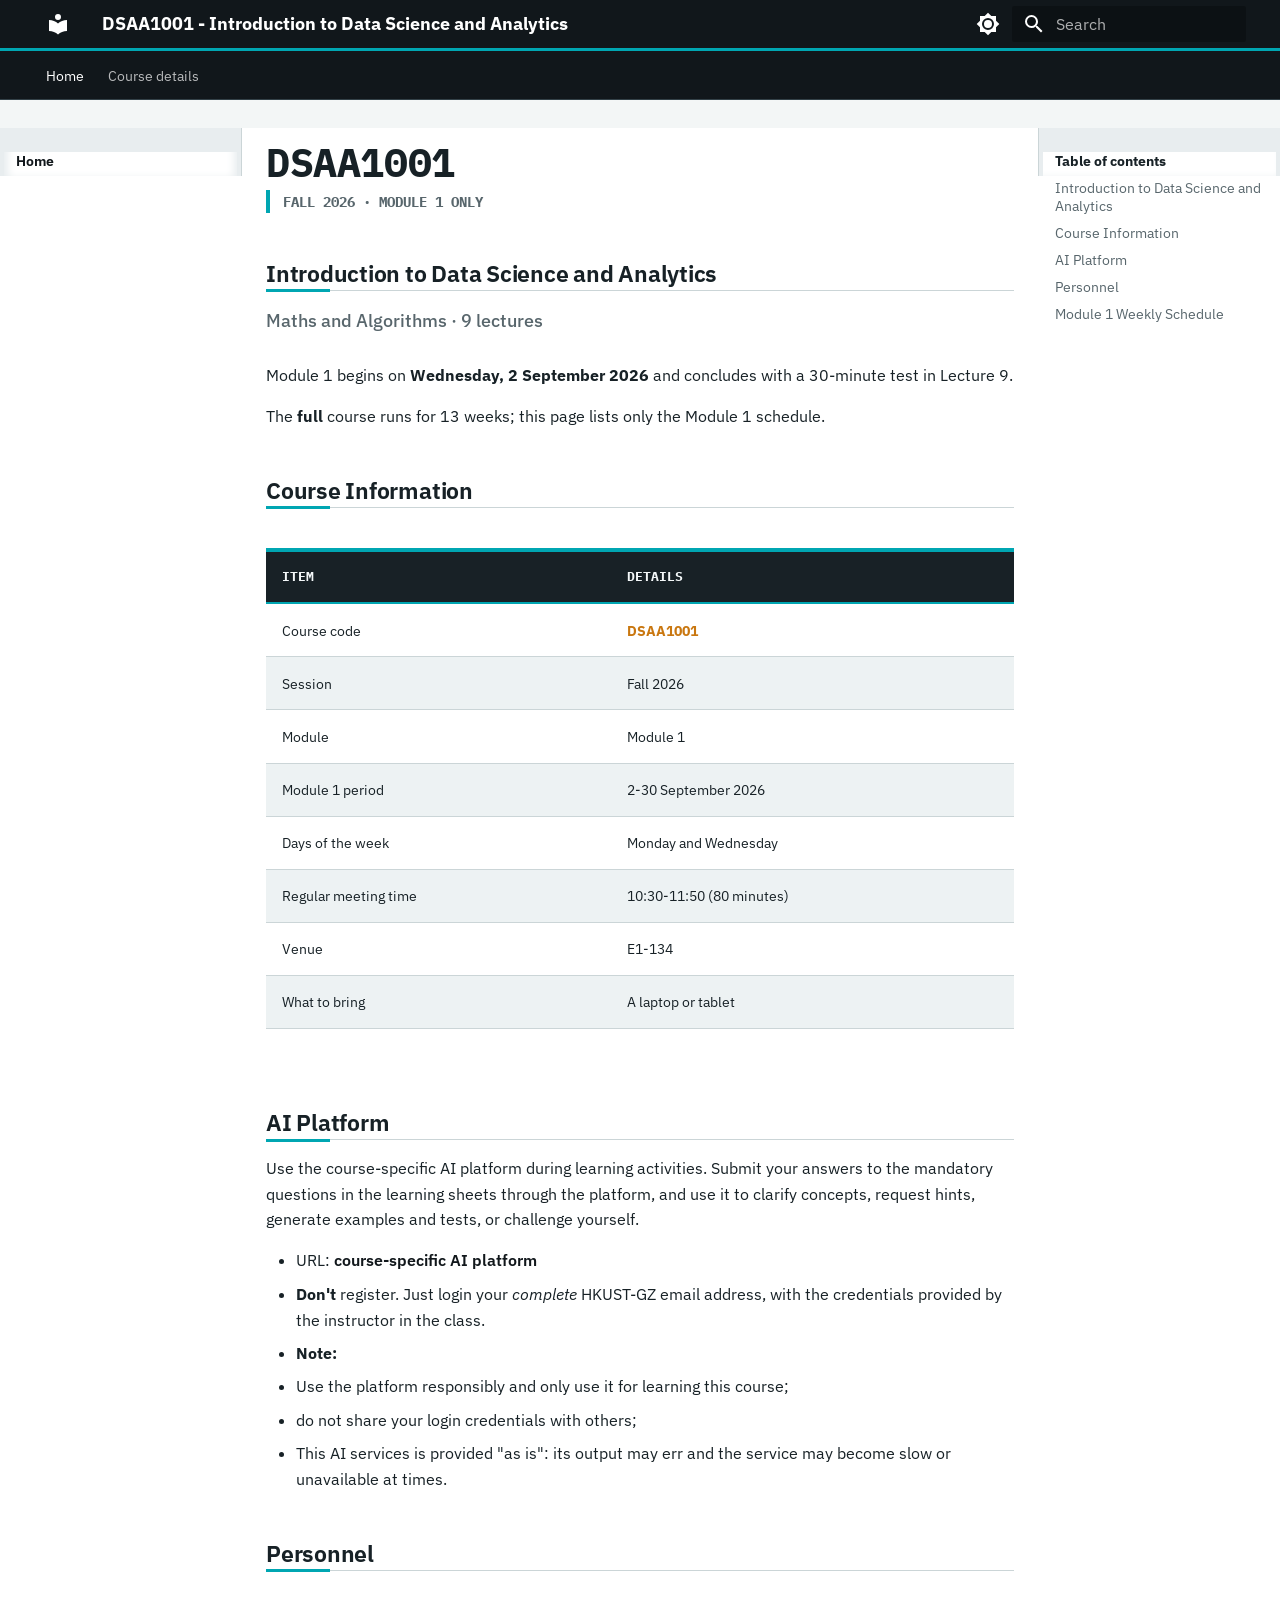
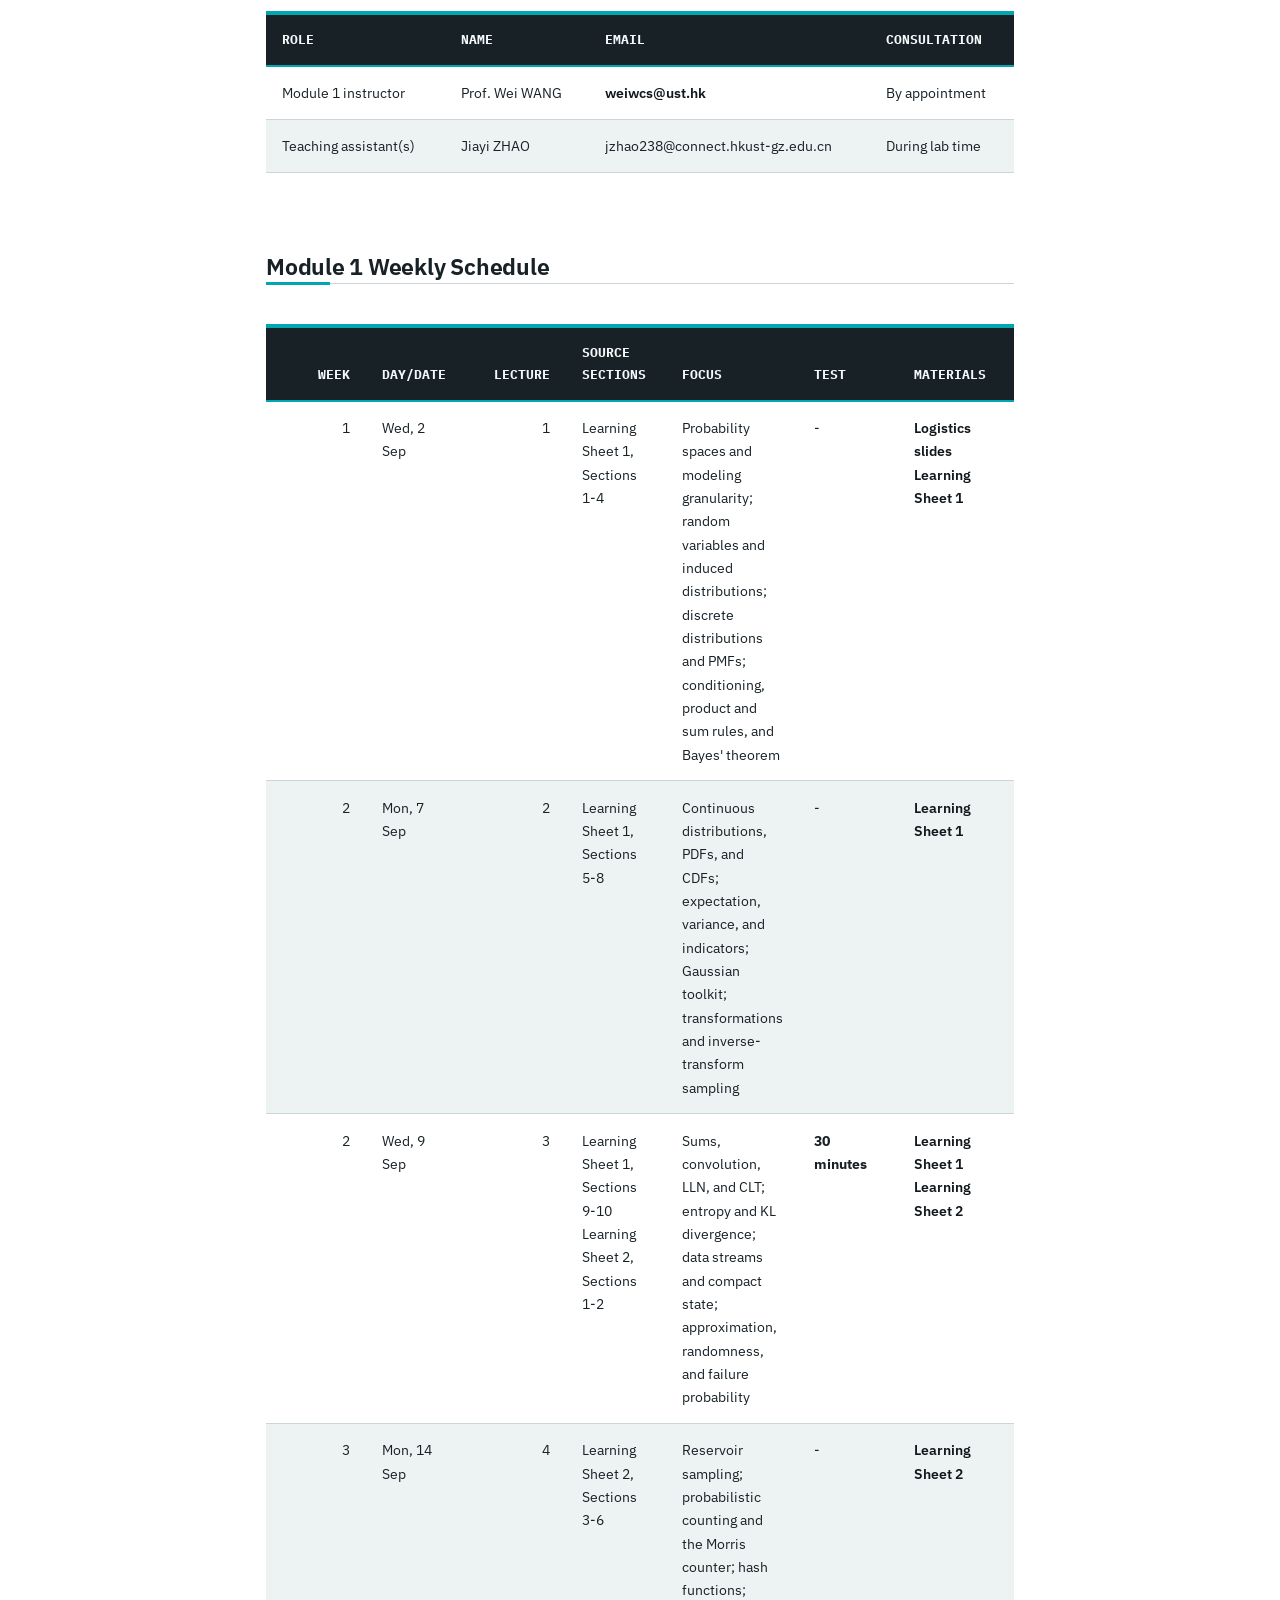
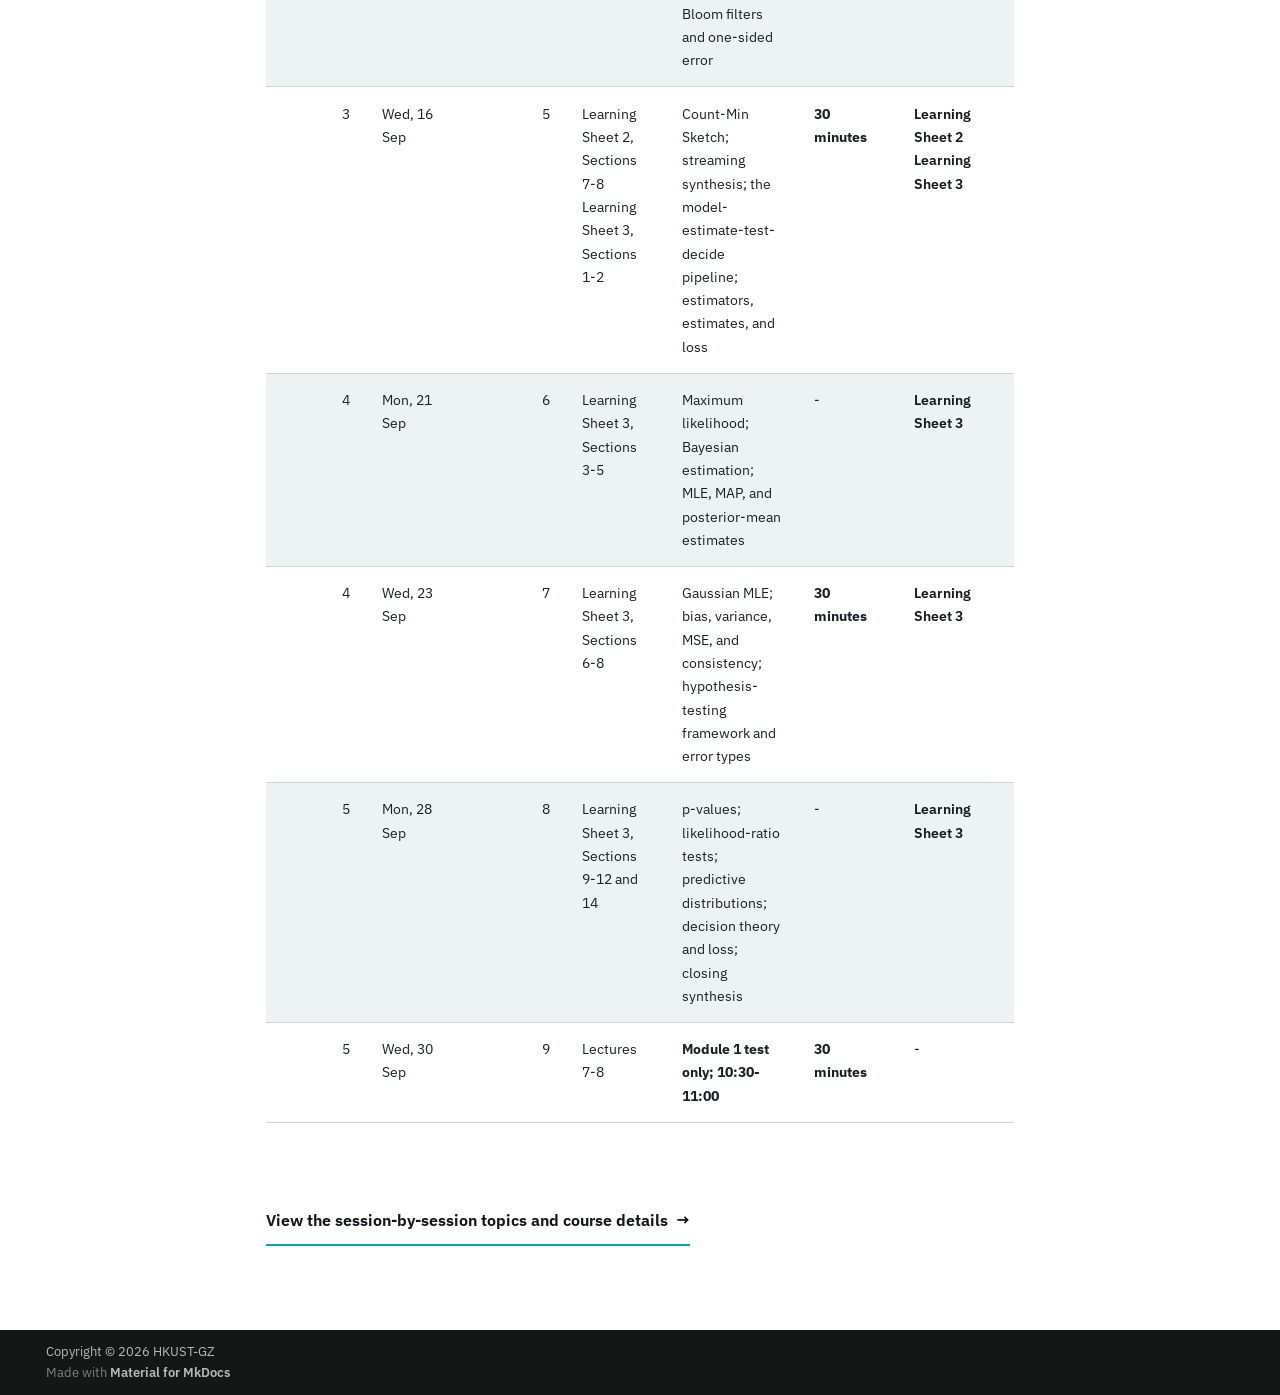
<file: index.html>
<!doctype html>
<html lang="en" class="no-js">
  <head>
    
      <meta charset="utf-8">
      <meta name="viewport" content="width=device-width,initial-scale=1">
      
        <meta name="description" content="Fall 2026 Module 1 course information and schedule">
      
      
        <meta name="author" content="HKUST-GZ">
      
      
      
      
        <link rel="next" href="details.html">
      
      
      <link rel="icon" href="assets/images/favicon.png">
      <meta name="generator" content="mkdocs-1.6.1, mkdocs-material-9.5.39">
    
    
      
        <title>DSAA1001 - Introduction to Data Science and Analytics</title>
      
    
    
      <link rel="stylesheet" href="assets/stylesheets/main.8c3ca2c6.min.css">
      
        
        <link rel="stylesheet" href="assets/stylesheets/palette.06af60db.min.css">
      
      


    
    
      
    
    
      
        
        
        <link rel="preconnect" href="https://fonts.gstatic.com" crossorigin>
        <link rel="stylesheet" href="https://fonts.googleapis.com/css?family=IBM+Plex+Sans:300,300i,400,400i,700,700i%7CIBM+Plex+Mono:400,400i,700,700i&display=fallback">
        <style>:root{--md-text-font:"IBM Plex Sans";--md-code-font:"IBM Plex Mono"}</style>
      
    
    
      <link rel="stylesheet" href="css/custom.css">
    
    <script>__md_scope=new URL(".",location),__md_hash=e=>[...e].reduce(((e,_)=>(e<<5)-e+_.charCodeAt(0)),0),__md_get=(e,_=localStorage,t=__md_scope)=>JSON.parse(_.getItem(t.pathname+"."+e)),__md_set=(e,_,t=localStorage,a=__md_scope)=>{try{t.setItem(a.pathname+"."+e,JSON.stringify(_))}catch(e){}}</script>
    
      

    
    
    
  </head>
  
  
    
    
      
    
    
    
    
    <body dir="ltr" data-md-color-scheme="default" data-md-color-primary="custom" data-md-color-accent="custom">
  
    
    <input class="md-toggle" data-md-toggle="drawer" type="checkbox" id="__drawer" autocomplete="off">
    <input class="md-toggle" data-md-toggle="search" type="checkbox" id="__search" autocomplete="off">
    <label class="md-overlay" for="__drawer"></label>
    <div data-md-component="skip">
      
        
        <a href="#dsaa1001" class="md-skip">
          Skip to content
        </a>
      
    </div>
    <div data-md-component="announce">
      
    </div>
    
    
      

<header class="md-header" data-md-component="header">
  <nav class="md-header__inner md-grid" aria-label="Header">
    <a href="index.html" title="DSAA1001 - Introduction to Data Science and Analytics" class="md-header__button md-logo" aria-label="DSAA1001 - Introduction to Data Science and Analytics" data-md-component="logo">
      
  
  <svg xmlns="http://www.w3.org/2000/svg" viewBox="0 0 24 24"><path d="M12 8a3 3 0 0 0 3-3 3 3 0 0 0-3-3 3 3 0 0 0-3 3 3 3 0 0 0 3 3m0 3.54C9.64 9.35 6.5 8 3 8v11c3.5 0 6.64 1.35 9 3.54 2.36-2.19 5.5-3.54 9-3.54V8c-3.5 0-6.64 1.35-9 3.54"/></svg>

    </a>
    <label class="md-header__button md-icon" for="__drawer">
      
      <svg xmlns="http://www.w3.org/2000/svg" viewBox="0 0 24 24"><path d="M3 6h18v2H3zm0 5h18v2H3zm0 5h18v2H3z"/></svg>
    </label>
    <div class="md-header__title" data-md-component="header-title">
      <div class="md-header__ellipsis">
        <div class="md-header__topic">
          <span class="md-ellipsis">
            DSAA1001 - Introduction to Data Science and Analytics
          </span>
        </div>
        <div class="md-header__topic" data-md-component="header-topic">
          <span class="md-ellipsis">
            
              Home
            
          </span>
        </div>
      </div>
    </div>
    
      
        <form class="md-header__option" data-md-component="palette">
  
    
    
    
    <input class="md-option" data-md-color-media="(prefers-color-scheme: light)" data-md-color-scheme="default" data-md-color-primary="custom" data-md-color-accent="custom"  aria-label="Switch to dark mode"  type="radio" name="__palette" id="__palette_0">
    
      <label class="md-header__button md-icon" title="Switch to dark mode" for="__palette_1" hidden>
        <svg xmlns="http://www.w3.org/2000/svg" viewBox="0 0 24 24"><path d="M12 8a4 4 0 0 0-4 4 4 4 0 0 0 4 4 4 4 0 0 0 4-4 4 4 0 0 0-4-4m0 10a6 6 0 0 1-6-6 6 6 0 0 1 6-6 6 6 0 0 1 6 6 6 6 0 0 1-6 6m8-9.31V4h-4.69L12 .69 8.69 4H4v4.69L.69 12 4 15.31V20h4.69L12 23.31 15.31 20H20v-4.69L23.31 12z"/></svg>
      </label>
    
  
    
    
    
    <input class="md-option" data-md-color-media="(prefers-color-scheme: dark)" data-md-color-scheme="slate" data-md-color-primary="custom" data-md-color-accent="custom"  aria-label="Switch to light mode"  type="radio" name="__palette" id="__palette_1">
    
      <label class="md-header__button md-icon" title="Switch to light mode" for="__palette_0" hidden>
        <svg xmlns="http://www.w3.org/2000/svg" viewBox="0 0 24 24"><path d="M12 18c-.89 0-1.74-.2-2.5-.55C11.56 16.5 13 14.42 13 12s-1.44-4.5-3.5-5.45C10.26 6.2 11.11 6 12 6a6 6 0 0 1 6 6 6 6 0 0 1-6 6m8-9.31V4h-4.69L12 .69 8.69 4H4v4.69L.69 12 4 15.31V20h4.69L12 23.31 15.31 20H20v-4.69L23.31 12z"/></svg>
      </label>
    
  
</form>
      
    
    
      <script>var palette=__md_get("__palette");if(palette&&palette.color){if("(prefers-color-scheme)"===palette.color.media){var media=matchMedia("(prefers-color-scheme: light)"),input=document.querySelector(media.matches?"[data-md-color-media='(prefers-color-scheme: light)']":"[data-md-color-media='(prefers-color-scheme: dark)']");palette.color.media=input.getAttribute("data-md-color-media"),palette.color.scheme=input.getAttribute("data-md-color-scheme"),palette.color.primary=input.getAttribute("data-md-color-primary"),palette.color.accent=input.getAttribute("data-md-color-accent")}for(var[key,value]of Object.entries(palette.color))document.body.setAttribute("data-md-color-"+key,value)}</script>
    
    
    
      <label class="md-header__button md-icon" for="__search">
        
        <svg xmlns="http://www.w3.org/2000/svg" viewBox="0 0 24 24"><path d="M9.5 3A6.5 6.5 0 0 1 16 9.5c0 1.61-.59 3.09-1.56 4.23l.27.27h.79l5 5-1.5 1.5-5-5v-.79l-.27-.27A6.52 6.52 0 0 1 9.5 16 6.5 6.5 0 0 1 3 9.5 6.5 6.5 0 0 1 9.5 3m0 2C7 5 5 7 5 9.5S7 14 9.5 14 14 12 14 9.5 12 5 9.5 5"/></svg>
      </label>
      <div class="md-search" data-md-component="search" role="dialog">
  <label class="md-search__overlay" for="__search"></label>
  <div class="md-search__inner" role="search">
    <form class="md-search__form" name="search">
      <input type="text" class="md-search__input" name="query" aria-label="Search" placeholder="Search" autocapitalize="off" autocorrect="off" autocomplete="off" spellcheck="false" data-md-component="search-query" required>
      <label class="md-search__icon md-icon" for="__search">
        
        <svg xmlns="http://www.w3.org/2000/svg" viewBox="0 0 24 24"><path d="M9.5 3A6.5 6.5 0 0 1 16 9.5c0 1.61-.59 3.09-1.56 4.23l.27.27h.79l5 5-1.5 1.5-5-5v-.79l-.27-.27A6.52 6.52 0 0 1 9.5 16 6.5 6.5 0 0 1 3 9.5 6.5 6.5 0 0 1 9.5 3m0 2C7 5 5 7 5 9.5S7 14 9.5 14 14 12 14 9.5 12 5 9.5 5"/></svg>
        
        <svg xmlns="http://www.w3.org/2000/svg" viewBox="0 0 24 24"><path d="M20 11v2H8l5.5 5.5-1.42 1.42L4.16 12l7.92-7.92L13.5 5.5 8 11z"/></svg>
      </label>
      <nav class="md-search__options" aria-label="Search">
        
        <button type="reset" class="md-search__icon md-icon" title="Clear" aria-label="Clear" tabindex="-1">
          
          <svg xmlns="http://www.w3.org/2000/svg" viewBox="0 0 24 24"><path d="M19 6.41 17.59 5 12 10.59 6.41 5 5 6.41 10.59 12 5 17.59 6.41 19 12 13.41 17.59 19 19 17.59 13.41 12z"/></svg>
        </button>
      </nav>
      
    </form>
    <div class="md-search__output">
      <div class="md-search__scrollwrap" tabindex="0" data-md-scrollfix>
        <div class="md-search-result" data-md-component="search-result">
          <div class="md-search-result__meta">
            Initializing search
          </div>
          <ol class="md-search-result__list" role="presentation"></ol>
        </div>
      </div>
    </div>
  </div>
</div>
    
    
  </nav>
  
</header>
    
    <div class="md-container" data-md-component="container">
      
      
        
          
            
<nav class="md-tabs" aria-label="Tabs" data-md-component="tabs">
  <div class="md-grid">
    <ul class="md-tabs__list">
      
        
  
  
    
  
  
    <li class="md-tabs__item md-tabs__item--active">
      <a href="index.html" class="md-tabs__link">
        
  
    
  
  Home

      </a>
    </li>
  

      
        
  
  
  
    <li class="md-tabs__item">
      <a href="details.html" class="md-tabs__link">
        
  
    
  
  Course details

      </a>
    </li>
  

      
    </ul>
  </div>
</nav>
          
        
      
      <main class="md-main" data-md-component="main">
        <div class="md-main__inner md-grid">
          
            
              
              <div class="md-sidebar md-sidebar--primary" data-md-component="sidebar" data-md-type="navigation" >
                <div class="md-sidebar__scrollwrap">
                  <div class="md-sidebar__inner">
                    


  


<nav class="md-nav md-nav--primary md-nav--lifted" aria-label="Navigation" data-md-level="0">
  <label class="md-nav__title" for="__drawer">
    <a href="index.html" title="DSAA1001 - Introduction to Data Science and Analytics" class="md-nav__button md-logo" aria-label="DSAA1001 - Introduction to Data Science and Analytics" data-md-component="logo">
      
  
  <svg xmlns="http://www.w3.org/2000/svg" viewBox="0 0 24 24"><path d="M12 8a3 3 0 0 0 3-3 3 3 0 0 0-3-3 3 3 0 0 0-3 3 3 3 0 0 0 3 3m0 3.54C9.64 9.35 6.5 8 3 8v11c3.5 0 6.64 1.35 9 3.54 2.36-2.19 5.5-3.54 9-3.54V8c-3.5 0-6.64 1.35-9 3.54"/></svg>

    </a>
    DSAA1001 - Introduction to Data Science and Analytics
  </label>
  
  <ul class="md-nav__list" data-md-scrollfix>
    
      
      
  
  
    
  
  
  
    <li class="md-nav__item md-nav__item--active">
      
      <input class="md-nav__toggle md-toggle" type="checkbox" id="__toc">
      
      
        
      
      
        <label class="md-nav__link md-nav__link--active" for="__toc">
          
  
  <span class="md-ellipsis">
    Home
  </span>
  

          <span class="md-nav__icon md-icon"></span>
        </label>
      
      <a href="index.html" class="md-nav__link md-nav__link--active">
        
  
  <span class="md-ellipsis">
    Home
  </span>
  

      </a>
      
        

<nav class="md-nav md-nav--secondary" aria-label="Table of contents">
  
  
  
    
  
  
    <label class="md-nav__title" for="__toc">
      <span class="md-nav__icon md-icon"></span>
      Table of contents
    </label>
    <ul class="md-nav__list" data-md-component="toc" data-md-scrollfix>
      
        <li class="md-nav__item">
  <a href="#introduction-to-data-science-and-analytics" class="md-nav__link">
    <span class="md-ellipsis">
      Introduction to Data Science and Analytics
    </span>
  </a>
  
</li>
      
        <li class="md-nav__item">
  <a href="#course-information" class="md-nav__link">
    <span class="md-ellipsis">
      Course Information
    </span>
  </a>
  
</li>
      
        <li class="md-nav__item">
  <a href="#ai-platform" class="md-nav__link">
    <span class="md-ellipsis">
      AI Platform
    </span>
  </a>
  
</li>
      
        <li class="md-nav__item">
  <a href="#personnel" class="md-nav__link">
    <span class="md-ellipsis">
      Personnel
    </span>
  </a>
  
</li>
      
        <li class="md-nav__item">
  <a href="#module-1-weekly-schedule" class="md-nav__link">
    <span class="md-ellipsis">
      Module 1 Weekly Schedule
    </span>
  </a>
  
</li>
      
    </ul>
  
</nav>
      
    </li>
  

    
      
      
  
  
  
  
    <li class="md-nav__item">
      <a href="details.html" class="md-nav__link">
        
  
  <span class="md-ellipsis">
    Course details
  </span>
  

      </a>
    </li>
  

    
  </ul>
</nav>
                  </div>
                </div>
              </div>
            
            
              
              <div class="md-sidebar md-sidebar--secondary" data-md-component="sidebar" data-md-type="toc" >
                <div class="md-sidebar__scrollwrap">
                  <div class="md-sidebar__inner">
                    

<nav class="md-nav md-nav--secondary" aria-label="Table of contents">
  
  
  
    
  
  
    <label class="md-nav__title" for="__toc">
      <span class="md-nav__icon md-icon"></span>
      Table of contents
    </label>
    <ul class="md-nav__list" data-md-component="toc" data-md-scrollfix>
      
        <li class="md-nav__item">
  <a href="#introduction-to-data-science-and-analytics" class="md-nav__link">
    <span class="md-ellipsis">
      Introduction to Data Science and Analytics
    </span>
  </a>
  
</li>
      
        <li class="md-nav__item">
  <a href="#course-information" class="md-nav__link">
    <span class="md-ellipsis">
      Course Information
    </span>
  </a>
  
</li>
      
        <li class="md-nav__item">
  <a href="#ai-platform" class="md-nav__link">
    <span class="md-ellipsis">
      AI Platform
    </span>
  </a>
  
</li>
      
        <li class="md-nav__item">
  <a href="#personnel" class="md-nav__link">
    <span class="md-ellipsis">
      Personnel
    </span>
  </a>
  
</li>
      
        <li class="md-nav__item">
  <a href="#module-1-weekly-schedule" class="md-nav__link">
    <span class="md-ellipsis">
      Module 1 Weekly Schedule
    </span>
  </a>
  
</li>
      
    </ul>
  
</nav>
                  </div>
                </div>
              </div>
            
          
          
            <div class="md-content" data-md-component="content">
              <article class="md-content__inner md-typeset">
                
                  


<h1 id="dsaa1001">DSAA1001</h1>
<p class="course-kicker">Fall 2026 · Module 1 only</p>

<h2 id="introduction-to-data-science-and-analytics">Introduction to Data Science and Analytics</h2>
<p class="course-lede">Maths and Algorithms · 9 lectures</p>

<p>Module 1 begins on <strong>Wednesday, 2 September 2026</strong> and concludes with a
30-minute test in Lecture 9.</p>
<p>The <strong>full</strong> course runs for 13 weeks; this page lists only the Module 1
schedule.</p>
<h2 id="course-information">Course Information</h2>
<table>
<thead>
<tr>
<th>Item</th>
<th>Details</th>
</tr>
</thead>
<tbody>
<tr>
<td>Course code</td>
<td><strong>DSAA1001</strong></td>
</tr>
<tr>
<td>Session</td>
<td>Fall 2026</td>
</tr>
<tr>
<td>Module</td>
<td>Module 1</td>
</tr>
<tr>
<td>Module 1 period</td>
<td>2-30 September 2026</td>
</tr>
<tr>
<td>Days of the week</td>
<td>Monday and Wednesday</td>
</tr>
<tr>
<td>Regular meeting time</td>
<td>10:30-11:50 (80 minutes)</td>
</tr>
<tr>
<td>Venue</td>
<td>E1-134</td>
</tr>
<tr>
<td>What to bring</td>
<td>A laptop or tablet</td>
</tr>
</tbody>
</table>
<h2 id="ai-platform">AI Platform</h2>
<p>Use the course-specific AI platform during learning activities. Submit your
answers to the mandatory questions in the learning sheets through the platform,
and use it to clarify concepts, request hints, generate examples and tests, or challenge yourself. </p>
<ul>
<li>URL: <a href="https://qa-1001-27fall-production.up.railway.app">course-specific AI platform</a></li>
<li><strong>Don't</strong> register. Just login your <em>complete</em> HKUST-GZ email address, with the credentials provided by the instructor in the class. </li>
<li><strong>Note:</strong> </li>
<li>Use the platform responsibly and only use it for learning this course;</li>
<li>do not share your login credentials with others;</li>
<li>This AI services is provided "as is": its output may err and the service may become slow or unavailable at times. </li>
</ul>
<h2 id="personnel">Personnel</h2>
<table>
<thead>
<tr>
<th>Role</th>
<th>Name</th>
<th>Email</th>
<th>Consultation</th>
</tr>
</thead>
<tbody>
<tr>
<td>Module 1 instructor</td>
<td>Prof. Wei WANG</td>
<td><a href="mailto:weiwcs@ust.hk">weiwcs@ust.hk</a></td>
<td>By appointment</td>
</tr>
<tr>
<td>Teaching assistant(s)</td>
<td>Jiayi ZHAO</td>
<td>jzhao238@connect.hkust-gz.edu.cn</td>
<td>During lab time</td>
</tr>
</tbody>
</table>
<h2 id="module-1-weekly-schedule">Module 1 Weekly Schedule</h2>
<table>
<thead>
<tr>
<th style="text-align: right;">Week</th>
<th>Day/date</th>
<th style="text-align: right;">Lecture</th>
<th>Source sections</th>
<th>Focus</th>
<th>Test</th>
<th>Materials</th>
<th>Validation sheet</th>
<th>Cheat sheet</th>
</tr>
</thead>
<tbody>
<tr>
<td style="text-align: right;">1</td>
<td>Wed, 2 Sep</td>
<td style="text-align: right;">1</td>
<td>Learning Sheet 1, Sections 1-4</td>
<td>Probability spaces and modeling granularity; random variables and induced distributions; discrete distributions and PMFs; conditioning, product and sum rules, and Bayes' theorem</td>
<td>-</td>
<td><a href="pdfs/week0-logistics-slides.pdf">Logistics slides</a><br><a href="pdfs/1.web-learning-sheet.pdf">Learning Sheet 1</a></td>
<td>-</td>
<td>-</td>
</tr>
<tr>
<td style="text-align: right;">2</td>
<td>Mon, 7 Sep</td>
<td style="text-align: right;">2</td>
<td>Learning Sheet 1, Sections 5-8</td>
<td>Continuous distributions, PDFs, and CDFs; expectation, variance, and indicators; Gaussian toolkit; transformations and inverse-transform sampling</td>
<td>-</td>
<td><a href="pdfs/1.web-learning-sheet.pdf">Learning Sheet 1</a></td>
<td><a href="pdfs/2.validation.pdf">Validation sheet</a></td>
<td><a href="pdfs/week1-cheat-sheet.pdf">Cheat sheet</a></td>
</tr>
<tr>
<td style="text-align: right;">2</td>
<td>Wed, 9 Sep</td>
<td style="text-align: right;">3</td>
<td>Learning Sheet 1, Sections 9-10<br>Learning Sheet 2, Sections 1-2</td>
<td>Sums, convolution, LLN, and CLT; entropy and KL divergence; data streams and compact state; approximation, randomness, and failure probability</td>
<td><strong>30 minutes</strong></td>
<td><a href="pdfs/1.web-learning-sheet.pdf">Learning Sheet 1</a><br><a href="pdfs/2.web-learning-sheet.pdf">Learning Sheet 2</a></td>
<td>-</td>
<td>-</td>
</tr>
<tr>
<td style="text-align: right;">3</td>
<td>Mon, 14 Sep</td>
<td style="text-align: right;">4</td>
<td>Learning Sheet 2, Sections 3-6</td>
<td>Reservoir sampling; probabilistic counting and the Morris counter; hash functions; Bloom filters and one-sided error</td>
<td>-</td>
<td><a href="pdfs/2.web-learning-sheet.pdf">Learning Sheet 2</a></td>
<td><a href="pdfs/4.validation.pdf">Validation sheet</a></td>
<td><a href="pdfs/week2-cheat-sheet.pdf">Cheat sheet</a></td>
</tr>
<tr>
<td style="text-align: right;">3</td>
<td>Wed, 16 Sep</td>
<td style="text-align: right;">5</td>
<td>Learning Sheet 2, Sections 7-8<br>Learning Sheet 3, Sections 1-2</td>
<td>Count-Min Sketch; streaming synthesis; the model-estimate-test-decide pipeline; estimators, estimates, and loss</td>
<td><strong>30 minutes</strong></td>
<td><a href="pdfs/2.web-learning-sheet.pdf">Learning Sheet 2</a><br><a href="pdfs/3.web-learning-sheet.pdf">Learning Sheet 3</a></td>
<td>-</td>
<td>-</td>
</tr>
<tr>
<td style="text-align: right;">4</td>
<td>Mon, 21 Sep</td>
<td style="text-align: right;">6</td>
<td>Learning Sheet 3, Sections 3-5</td>
<td>Maximum likelihood; Bayesian estimation; MLE, MAP, and posterior-mean estimates</td>
<td>-</td>
<td><a href="pdfs/3.web-learning-sheet.pdf">Learning Sheet 3</a></td>
<td>-</td>
<td>-</td>
</tr>
<tr>
<td style="text-align: right;">4</td>
<td>Wed, 23 Sep</td>
<td style="text-align: right;">7</td>
<td>Learning Sheet 3, Sections 6-8</td>
<td>Gaussian MLE; bias, variance, MSE, and consistency; hypothesis-testing framework and error types</td>
<td><strong>30 minutes</strong></td>
<td><a href="pdfs/3.web-learning-sheet.pdf">Learning Sheet 3</a></td>
<td>-</td>
<td>-</td>
</tr>
<tr>
<td style="text-align: right;">5</td>
<td>Mon, 28 Sep</td>
<td style="text-align: right;">8</td>
<td>Learning Sheet 3, Sections 9-12 and 14</td>
<td>p-values; likelihood-ratio tests; predictive distributions; decision theory and loss; closing synthesis</td>
<td>-</td>
<td><a href="pdfs/3.web-learning-sheet.pdf">Learning Sheet 3</a></td>
<td>-</td>
<td>-</td>
</tr>
<tr>
<td style="text-align: right;">5</td>
<td>Wed, 30 Sep</td>
<td style="text-align: right;">9</td>
<td>Lectures 7-8</td>
<td><strong>Module 1 test only; 10:30-11:00</strong></td>
<td><strong>30 minutes</strong></td>
<td>-</td>
<td>-</td>
<td>-</td>
</tr>
</tbody>
</table>
<p><a class="detail-link" href="details.html">View the session-by-session topics and course details</a></p>












                
              </article>
            </div>
          
          
<script>var target=document.getElementById(location.hash.slice(1));target&&target.name&&(target.checked=target.name.startsWith("__tabbed_"))</script>
        </div>
        
          <button type="button" class="md-top md-icon" data-md-component="top" hidden>
  
  <svg xmlns="http://www.w3.org/2000/svg" viewBox="0 0 24 24"><path d="M13 20h-2V8l-5.5 5.5-1.42-1.42L12 4.16l7.92 7.92-1.42 1.42L13 8z"/></svg>
  Back to top
</button>
        
      </main>
      
        <footer class="md-footer">
  
  <div class="md-footer-meta md-typeset">
    <div class="md-footer-meta__inner md-grid">
      <div class="md-copyright">
  
    <div class="md-copyright__highlight">
      Copyright &copy; 2026 HKUST-GZ
    </div>
  
  
    Made with
    <a href="https://squidfunk.github.io/mkdocs-material/" target="_blank" rel="noopener">
      Material for MkDocs
    </a>
  
</div>
      
    </div>
  </div>
</footer>
      
    </div>
    <div class="md-dialog" data-md-component="dialog">
      <div class="md-dialog__inner md-typeset"></div>
    </div>
    
    
    <script id="__config" type="application/json">{"base": ".", "features": ["navigation.tabs", "navigation.top", "navigation.tracking", "toc.follow", "content.code.copy"], "search": "assets/javascripts/workers/search.6ce7567c.min.js", "translations": {"clipboard.copied": "Copied to clipboard", "clipboard.copy": "Copy to clipboard", "search.result.more.one": "1 more on this page", "search.result.more.other": "# more on this page", "search.result.none": "No matching documents", "search.result.one": "1 matching document", "search.result.other": "# matching documents", "search.result.placeholder": "Type to start searching", "search.result.term.missing": "Missing", "select.version": "Select version"}}</script>
    
    
      <script src="assets/javascripts/bundle.525ec568.min.js"></script>
      
    
  </body>
</html>
</file>
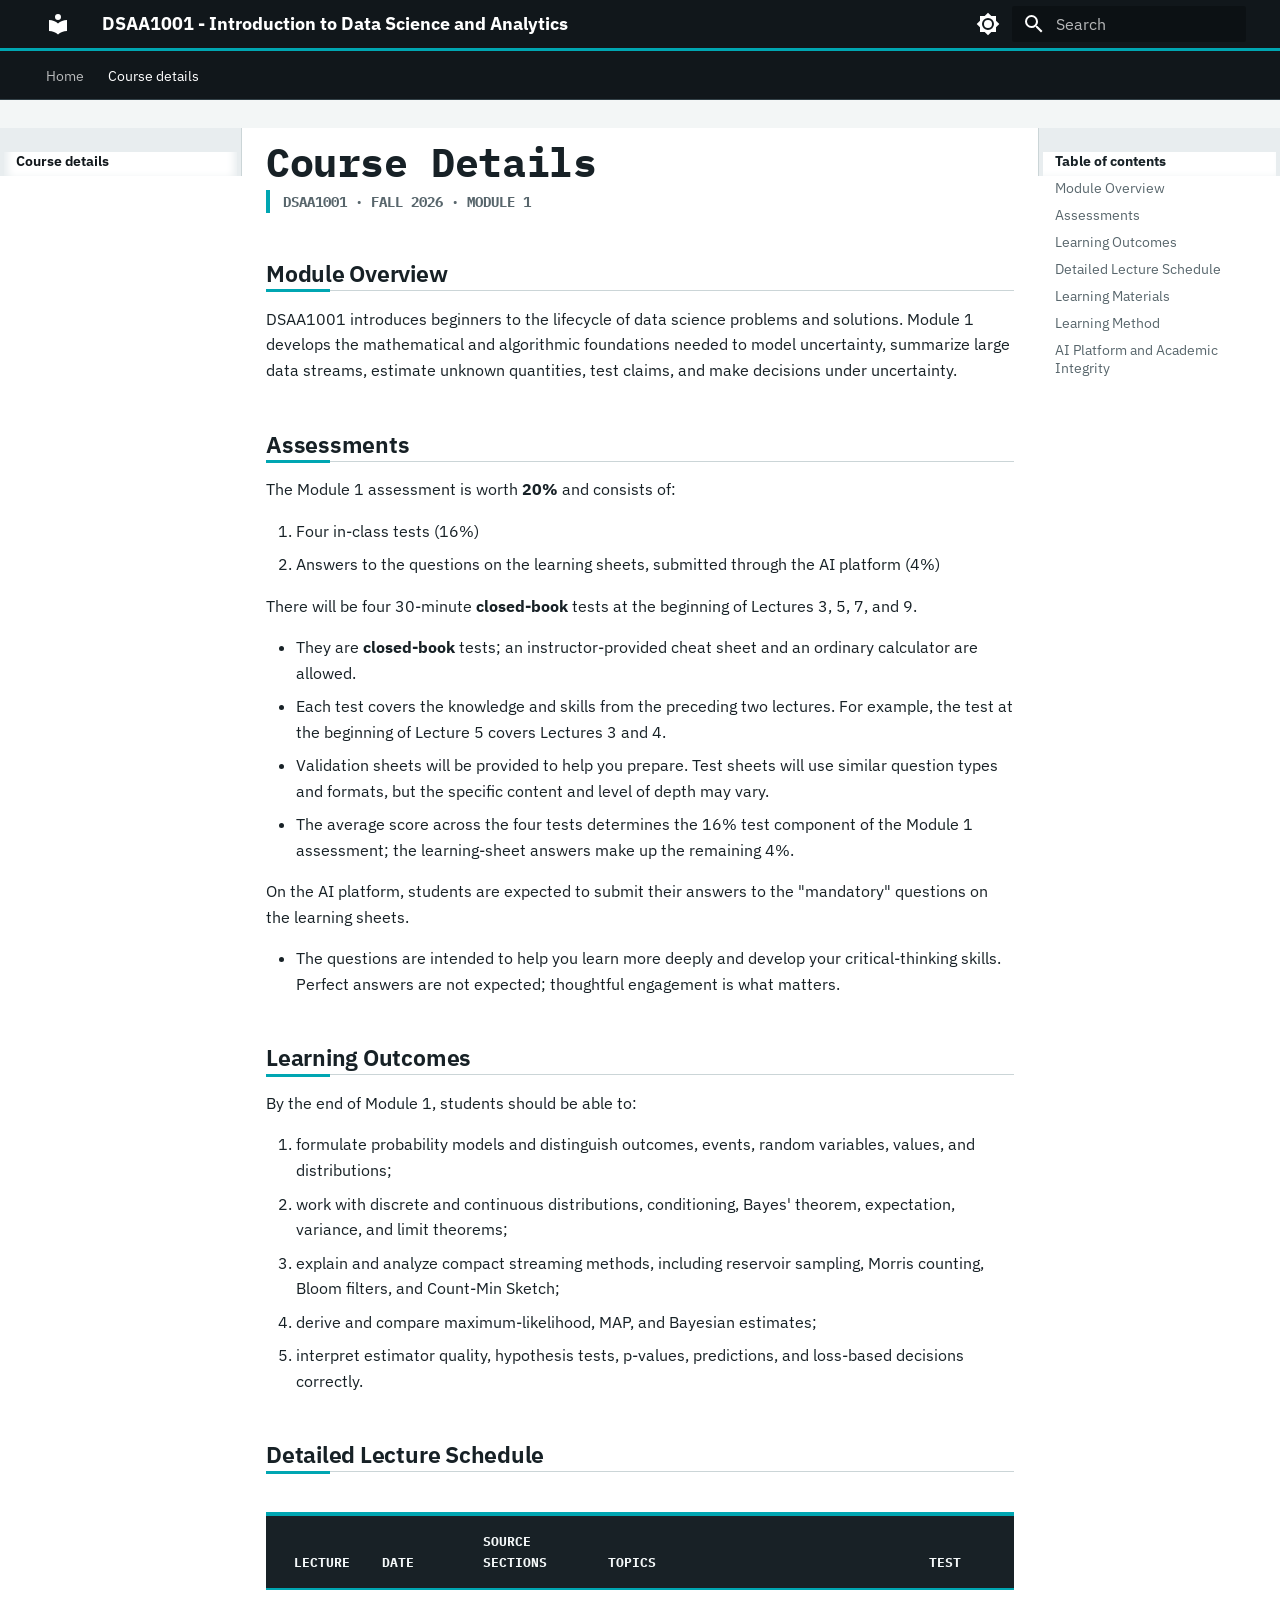
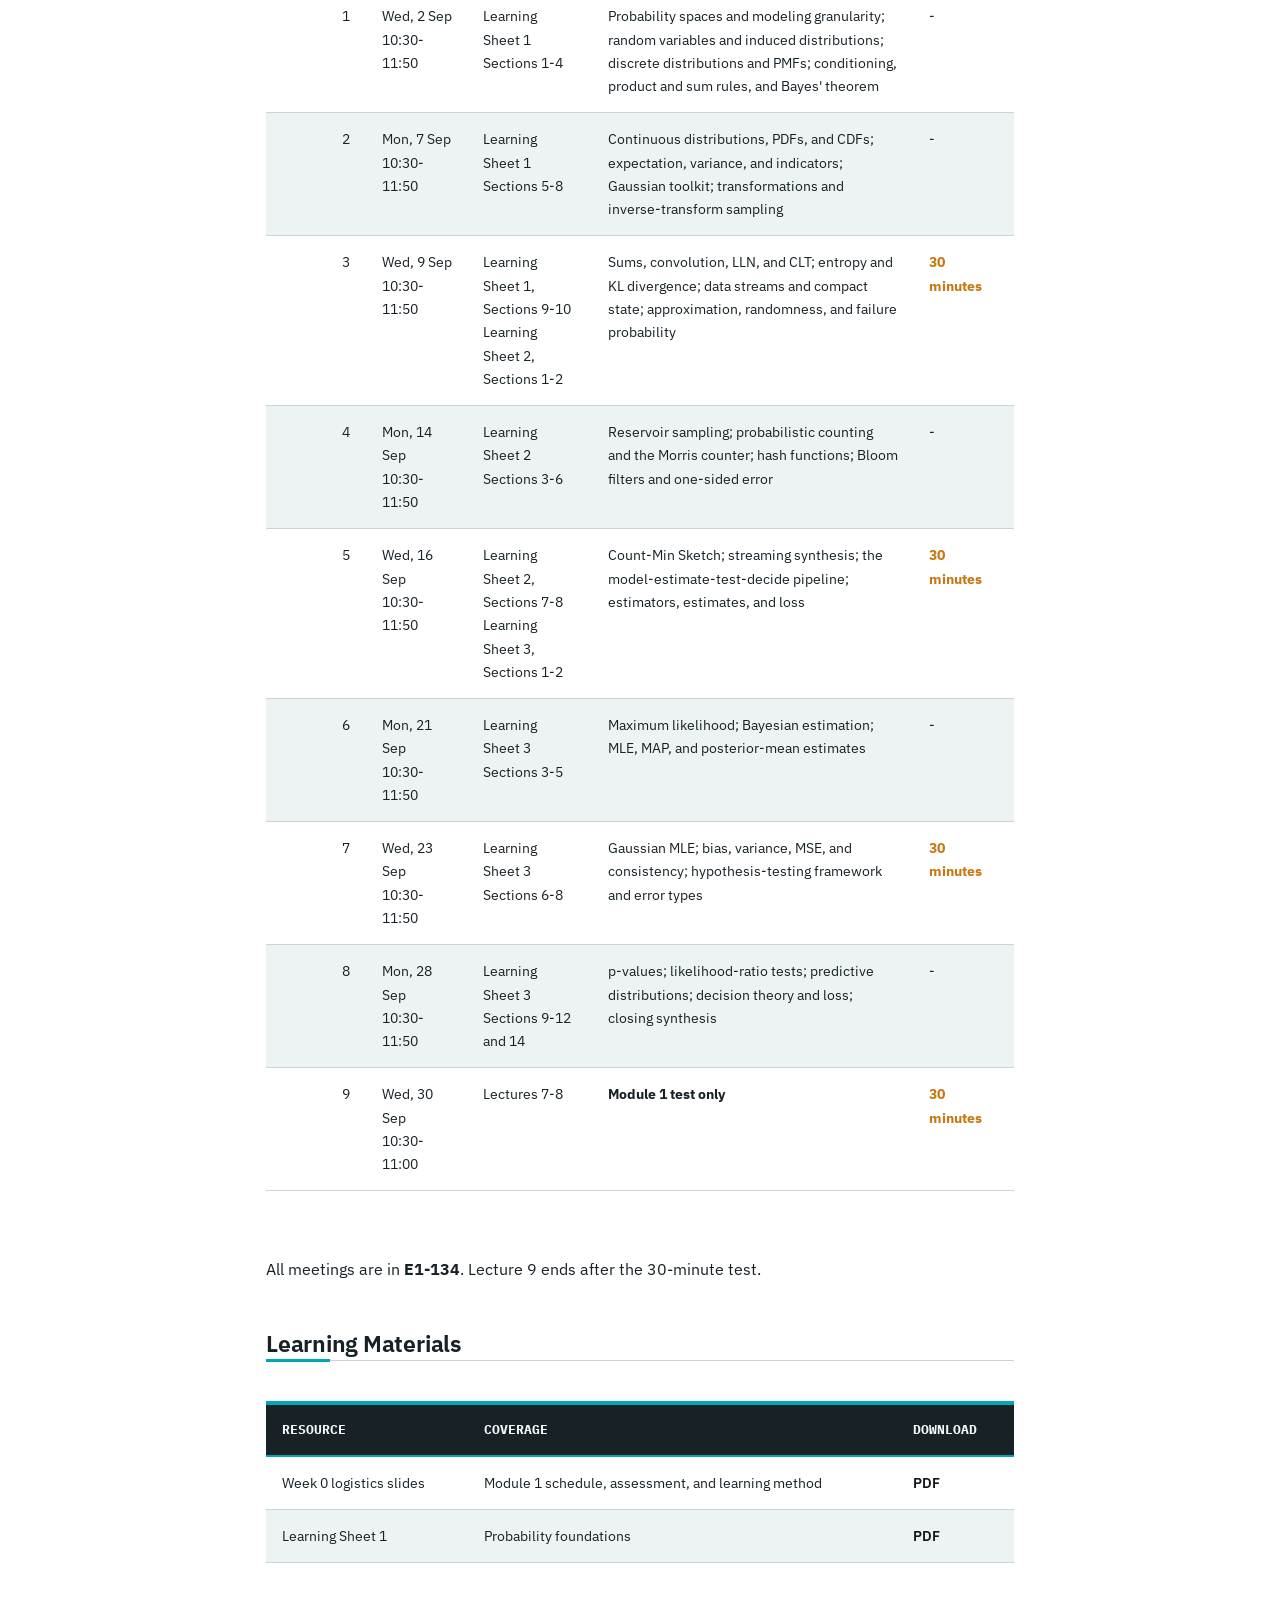
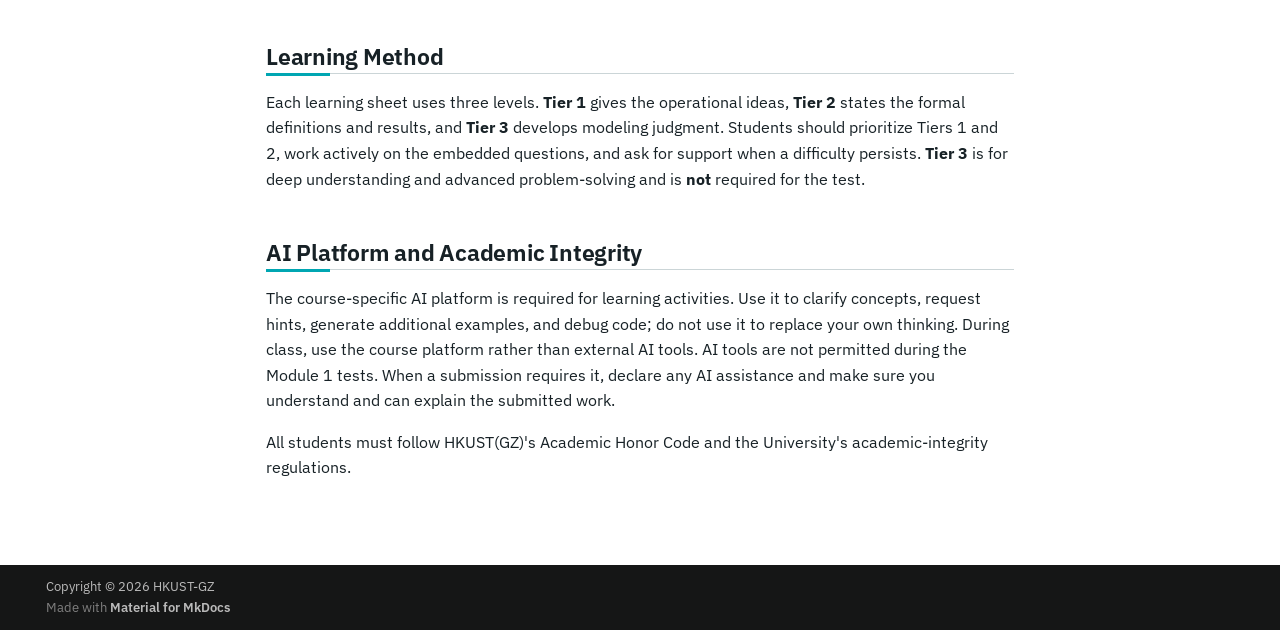
<file: details.html>
<!doctype html>
<html lang="en" class="no-js">
  <head>
    
      <meta charset="utf-8">
      <meta name="viewport" content="width=device-width,initial-scale=1">
      
        <meta name="description" content="Fall 2026 Module 1 course information and schedule">
      
      
        <meta name="author" content="HKUST-GZ">
      
      
      
        <link rel="prev" href="index.html">
      
      
      
      <link rel="icon" href="assets/images/favicon.png">
      <meta name="generator" content="mkdocs-1.6.1, mkdocs-material-9.5.39">
    
    
      
        <title>Course details - DSAA1001 - Introduction to Data Science and Analytics</title>
      
    
    
      <link rel="stylesheet" href="assets/stylesheets/main.8c3ca2c6.min.css">
      
        
        <link rel="stylesheet" href="assets/stylesheets/palette.06af60db.min.css">
      
      


    
    
      
    
    
      
        
        
        <link rel="preconnect" href="https://fonts.gstatic.com" crossorigin>
        <link rel="stylesheet" href="https://fonts.googleapis.com/css?family=IBM+Plex+Sans:300,300i,400,400i,700,700i%7CIBM+Plex+Mono:400,400i,700,700i&display=fallback">
        <style>:root{--md-text-font:"IBM Plex Sans";--md-code-font:"IBM Plex Mono"}</style>
      
    
    
      <link rel="stylesheet" href="css/custom.css">
    
    <script>__md_scope=new URL(".",location),__md_hash=e=>[...e].reduce(((e,_)=>(e<<5)-e+_.charCodeAt(0)),0),__md_get=(e,_=localStorage,t=__md_scope)=>JSON.parse(_.getItem(t.pathname+"."+e)),__md_set=(e,_,t=localStorage,a=__md_scope)=>{try{t.setItem(a.pathname+"."+e,JSON.stringify(_))}catch(e){}}</script>
    
      

    
    
    
  </head>
  
  
    
    
      
    
    
    
    
    <body dir="ltr" data-md-color-scheme="default" data-md-color-primary="custom" data-md-color-accent="custom">
  
    
    <input class="md-toggle" data-md-toggle="drawer" type="checkbox" id="__drawer" autocomplete="off">
    <input class="md-toggle" data-md-toggle="search" type="checkbox" id="__search" autocomplete="off">
    <label class="md-overlay" for="__drawer"></label>
    <div data-md-component="skip">
      
        
        <a href="#course-details" class="md-skip">
          Skip to content
        </a>
      
    </div>
    <div data-md-component="announce">
      
    </div>
    
    
      

<header class="md-header" data-md-component="header">
  <nav class="md-header__inner md-grid" aria-label="Header">
    <a href="index.html" title="DSAA1001 - Introduction to Data Science and Analytics" class="md-header__button md-logo" aria-label="DSAA1001 - Introduction to Data Science and Analytics" data-md-component="logo">
      
  
  <svg xmlns="http://www.w3.org/2000/svg" viewBox="0 0 24 24"><path d="M12 8a3 3 0 0 0 3-3 3 3 0 0 0-3-3 3 3 0 0 0-3 3 3 3 0 0 0 3 3m0 3.54C9.64 9.35 6.5 8 3 8v11c3.5 0 6.64 1.35 9 3.54 2.36-2.19 5.5-3.54 9-3.54V8c-3.5 0-6.64 1.35-9 3.54"/></svg>

    </a>
    <label class="md-header__button md-icon" for="__drawer">
      
      <svg xmlns="http://www.w3.org/2000/svg" viewBox="0 0 24 24"><path d="M3 6h18v2H3zm0 5h18v2H3zm0 5h18v2H3z"/></svg>
    </label>
    <div class="md-header__title" data-md-component="header-title">
      <div class="md-header__ellipsis">
        <div class="md-header__topic">
          <span class="md-ellipsis">
            DSAA1001 - Introduction to Data Science and Analytics
          </span>
        </div>
        <div class="md-header__topic" data-md-component="header-topic">
          <span class="md-ellipsis">
            
              Course details
            
          </span>
        </div>
      </div>
    </div>
    
      
        <form class="md-header__option" data-md-component="palette">
  
    
    
    
    <input class="md-option" data-md-color-media="(prefers-color-scheme: light)" data-md-color-scheme="default" data-md-color-primary="custom" data-md-color-accent="custom"  aria-label="Switch to dark mode"  type="radio" name="__palette" id="__palette_0">
    
      <label class="md-header__button md-icon" title="Switch to dark mode" for="__palette_1" hidden>
        <svg xmlns="http://www.w3.org/2000/svg" viewBox="0 0 24 24"><path d="M12 8a4 4 0 0 0-4 4 4 4 0 0 0 4 4 4 4 0 0 0 4-4 4 4 0 0 0-4-4m0 10a6 6 0 0 1-6-6 6 6 0 0 1 6-6 6 6 0 0 1 6 6 6 6 0 0 1-6 6m8-9.31V4h-4.69L12 .69 8.69 4H4v4.69L.69 12 4 15.31V20h4.69L12 23.31 15.31 20H20v-4.69L23.31 12z"/></svg>
      </label>
    
  
    
    
    
    <input class="md-option" data-md-color-media="(prefers-color-scheme: dark)" data-md-color-scheme="slate" data-md-color-primary="custom" data-md-color-accent="custom"  aria-label="Switch to light mode"  type="radio" name="__palette" id="__palette_1">
    
      <label class="md-header__button md-icon" title="Switch to light mode" for="__palette_0" hidden>
        <svg xmlns="http://www.w3.org/2000/svg" viewBox="0 0 24 24"><path d="M12 18c-.89 0-1.74-.2-2.5-.55C11.56 16.5 13 14.42 13 12s-1.44-4.5-3.5-5.45C10.26 6.2 11.11 6 12 6a6 6 0 0 1 6 6 6 6 0 0 1-6 6m8-9.31V4h-4.69L12 .69 8.69 4H4v4.69L.69 12 4 15.31V20h4.69L12 23.31 15.31 20H20v-4.69L23.31 12z"/></svg>
      </label>
    
  
</form>
      
    
    
      <script>var palette=__md_get("__palette");if(palette&&palette.color){if("(prefers-color-scheme)"===palette.color.media){var media=matchMedia("(prefers-color-scheme: light)"),input=document.querySelector(media.matches?"[data-md-color-media='(prefers-color-scheme: light)']":"[data-md-color-media='(prefers-color-scheme: dark)']");palette.color.media=input.getAttribute("data-md-color-media"),palette.color.scheme=input.getAttribute("data-md-color-scheme"),palette.color.primary=input.getAttribute("data-md-color-primary"),palette.color.accent=input.getAttribute("data-md-color-accent")}for(var[key,value]of Object.entries(palette.color))document.body.setAttribute("data-md-color-"+key,value)}</script>
    
    
    
      <label class="md-header__button md-icon" for="__search">
        
        <svg xmlns="http://www.w3.org/2000/svg" viewBox="0 0 24 24"><path d="M9.5 3A6.5 6.5 0 0 1 16 9.5c0 1.61-.59 3.09-1.56 4.23l.27.27h.79l5 5-1.5 1.5-5-5v-.79l-.27-.27A6.52 6.52 0 0 1 9.5 16 6.5 6.5 0 0 1 3 9.5 6.5 6.5 0 0 1 9.5 3m0 2C7 5 5 7 5 9.5S7 14 9.5 14 14 12 14 9.5 12 5 9.5 5"/></svg>
      </label>
      <div class="md-search" data-md-component="search" role="dialog">
  <label class="md-search__overlay" for="__search"></label>
  <div class="md-search__inner" role="search">
    <form class="md-search__form" name="search">
      <input type="text" class="md-search__input" name="query" aria-label="Search" placeholder="Search" autocapitalize="off" autocorrect="off" autocomplete="off" spellcheck="false" data-md-component="search-query" required>
      <label class="md-search__icon md-icon" for="__search">
        
        <svg xmlns="http://www.w3.org/2000/svg" viewBox="0 0 24 24"><path d="M9.5 3A6.5 6.5 0 0 1 16 9.5c0 1.61-.59 3.09-1.56 4.23l.27.27h.79l5 5-1.5 1.5-5-5v-.79l-.27-.27A6.52 6.52 0 0 1 9.5 16 6.5 6.5 0 0 1 3 9.5 6.5 6.5 0 0 1 9.5 3m0 2C7 5 5 7 5 9.5S7 14 9.5 14 14 12 14 9.5 12 5 9.5 5"/></svg>
        
        <svg xmlns="http://www.w3.org/2000/svg" viewBox="0 0 24 24"><path d="M20 11v2H8l5.5 5.5-1.42 1.42L4.16 12l7.92-7.92L13.5 5.5 8 11z"/></svg>
      </label>
      <nav class="md-search__options" aria-label="Search">
        
        <button type="reset" class="md-search__icon md-icon" title="Clear" aria-label="Clear" tabindex="-1">
          
          <svg xmlns="http://www.w3.org/2000/svg" viewBox="0 0 24 24"><path d="M19 6.41 17.59 5 12 10.59 6.41 5 5 6.41 10.59 12 5 17.59 6.41 19 12 13.41 17.59 19 19 17.59 13.41 12z"/></svg>
        </button>
      </nav>
      
    </form>
    <div class="md-search__output">
      <div class="md-search__scrollwrap" tabindex="0" data-md-scrollfix>
        <div class="md-search-result" data-md-component="search-result">
          <div class="md-search-result__meta">
            Initializing search
          </div>
          <ol class="md-search-result__list" role="presentation"></ol>
        </div>
      </div>
    </div>
  </div>
</div>
    
    
  </nav>
  
</header>
    
    <div class="md-container" data-md-component="container">
      
      
        
          
            
<nav class="md-tabs" aria-label="Tabs" data-md-component="tabs">
  <div class="md-grid">
    <ul class="md-tabs__list">
      
        
  
  
  
    <li class="md-tabs__item">
      <a href="index.html" class="md-tabs__link">
        
  
    
  
  Home

      </a>
    </li>
  

      
        
  
  
    
  
  
    <li class="md-tabs__item md-tabs__item--active">
      <a href="details.html" class="md-tabs__link">
        
  
    
  
  Course details

      </a>
    </li>
  

      
    </ul>
  </div>
</nav>
          
        
      
      <main class="md-main" data-md-component="main">
        <div class="md-main__inner md-grid">
          
            
              
              <div class="md-sidebar md-sidebar--primary" data-md-component="sidebar" data-md-type="navigation" >
                <div class="md-sidebar__scrollwrap">
                  <div class="md-sidebar__inner">
                    


  


<nav class="md-nav md-nav--primary md-nav--lifted" aria-label="Navigation" data-md-level="0">
  <label class="md-nav__title" for="__drawer">
    <a href="index.html" title="DSAA1001 - Introduction to Data Science and Analytics" class="md-nav__button md-logo" aria-label="DSAA1001 - Introduction to Data Science and Analytics" data-md-component="logo">
      
  
  <svg xmlns="http://www.w3.org/2000/svg" viewBox="0 0 24 24"><path d="M12 8a3 3 0 0 0 3-3 3 3 0 0 0-3-3 3 3 0 0 0-3 3 3 3 0 0 0 3 3m0 3.54C9.64 9.35 6.5 8 3 8v11c3.5 0 6.64 1.35 9 3.54 2.36-2.19 5.5-3.54 9-3.54V8c-3.5 0-6.64 1.35-9 3.54"/></svg>

    </a>
    DSAA1001 - Introduction to Data Science and Analytics
  </label>
  
  <ul class="md-nav__list" data-md-scrollfix>
    
      
      
  
  
  
  
    <li class="md-nav__item">
      <a href="index.html" class="md-nav__link">
        
  
  <span class="md-ellipsis">
    Home
  </span>
  

      </a>
    </li>
  

    
      
      
  
  
    
  
  
  
    <li class="md-nav__item md-nav__item--active">
      
      <input class="md-nav__toggle md-toggle" type="checkbox" id="__toc">
      
      
        
      
      
        <label class="md-nav__link md-nav__link--active" for="__toc">
          
  
  <span class="md-ellipsis">
    Course details
  </span>
  

          <span class="md-nav__icon md-icon"></span>
        </label>
      
      <a href="details.html" class="md-nav__link md-nav__link--active">
        
  
  <span class="md-ellipsis">
    Course details
  </span>
  

      </a>
      
        

<nav class="md-nav md-nav--secondary" aria-label="Table of contents">
  
  
  
    
  
  
    <label class="md-nav__title" for="__toc">
      <span class="md-nav__icon md-icon"></span>
      Table of contents
    </label>
    <ul class="md-nav__list" data-md-component="toc" data-md-scrollfix>
      
        <li class="md-nav__item">
  <a href="#module-overview" class="md-nav__link">
    <span class="md-ellipsis">
      Module Overview
    </span>
  </a>
  
</li>
      
        <li class="md-nav__item">
  <a href="#assessments" class="md-nav__link">
    <span class="md-ellipsis">
      Assessments
    </span>
  </a>
  
</li>
      
        <li class="md-nav__item">
  <a href="#learning-outcomes" class="md-nav__link">
    <span class="md-ellipsis">
      Learning Outcomes
    </span>
  </a>
  
</li>
      
        <li class="md-nav__item">
  <a href="#detailed-lecture-schedule" class="md-nav__link">
    <span class="md-ellipsis">
      Detailed Lecture Schedule
    </span>
  </a>
  
</li>
      
        <li class="md-nav__item">
  <a href="#learning-materials" class="md-nav__link">
    <span class="md-ellipsis">
      Learning Materials
    </span>
  </a>
  
</li>
      
        <li class="md-nav__item">
  <a href="#learning-method" class="md-nav__link">
    <span class="md-ellipsis">
      Learning Method
    </span>
  </a>
  
</li>
      
        <li class="md-nav__item">
  <a href="#ai-platform-and-academic-integrity" class="md-nav__link">
    <span class="md-ellipsis">
      AI Platform and Academic Integrity
    </span>
  </a>
  
</li>
      
    </ul>
  
</nav>
      
    </li>
  

    
  </ul>
</nav>
                  </div>
                </div>
              </div>
            
            
              
              <div class="md-sidebar md-sidebar--secondary" data-md-component="sidebar" data-md-type="toc" >
                <div class="md-sidebar__scrollwrap">
                  <div class="md-sidebar__inner">
                    

<nav class="md-nav md-nav--secondary" aria-label="Table of contents">
  
  
  
    
  
  
    <label class="md-nav__title" for="__toc">
      <span class="md-nav__icon md-icon"></span>
      Table of contents
    </label>
    <ul class="md-nav__list" data-md-component="toc" data-md-scrollfix>
      
        <li class="md-nav__item">
  <a href="#module-overview" class="md-nav__link">
    <span class="md-ellipsis">
      Module Overview
    </span>
  </a>
  
</li>
      
        <li class="md-nav__item">
  <a href="#assessments" class="md-nav__link">
    <span class="md-ellipsis">
      Assessments
    </span>
  </a>
  
</li>
      
        <li class="md-nav__item">
  <a href="#learning-outcomes" class="md-nav__link">
    <span class="md-ellipsis">
      Learning Outcomes
    </span>
  </a>
  
</li>
      
        <li class="md-nav__item">
  <a href="#detailed-lecture-schedule" class="md-nav__link">
    <span class="md-ellipsis">
      Detailed Lecture Schedule
    </span>
  </a>
  
</li>
      
        <li class="md-nav__item">
  <a href="#learning-materials" class="md-nav__link">
    <span class="md-ellipsis">
      Learning Materials
    </span>
  </a>
  
</li>
      
        <li class="md-nav__item">
  <a href="#learning-method" class="md-nav__link">
    <span class="md-ellipsis">
      Learning Method
    </span>
  </a>
  
</li>
      
        <li class="md-nav__item">
  <a href="#ai-platform-and-academic-integrity" class="md-nav__link">
    <span class="md-ellipsis">
      AI Platform and Academic Integrity
    </span>
  </a>
  
</li>
      
    </ul>
  
</nav>
                  </div>
                </div>
              </div>
            
          
          
            <div class="md-content" data-md-component="content">
              <article class="md-content__inner md-typeset">
                
                  


<h1 id="course-details">Course Details</h1>
<p class="course-kicker">DSAA1001 · Fall 2026 · Module 1</p>

<h2 id="module-overview">Module Overview</h2>
<p>DSAA1001 introduces beginners to the lifecycle of data science problems and
solutions. Module 1 develops the mathematical and algorithmic foundations
needed to model uncertainty, summarize large data streams, estimate unknown
quantities, test claims, and make decisions under uncertainty.</p>
<h2 id="assessments">Assessments</h2>
<p>The Module 1 assessment is worth <strong>20%</strong> and consists of:</p>
<ol>
<li>Four in-class tests (16%)</li>
<li>Answers to the questions on the learning sheets, submitted through the AI platform (4%)</li>
</ol>
<p>There will be four 30-minute <strong>closed-book</strong> tests at the beginning of Lectures 3, 5, 7, and 9.</p>
<ul>
<li>They are <strong>closed-book</strong> tests; an instructor-provided cheat sheet and an ordinary calculator are allowed.</li>
<li>Each test covers the knowledge and skills from the preceding two lectures. For example, the test at the beginning of Lecture 5 covers Lectures 3 and 4.</li>
<li>Validation sheets will be provided to help you prepare. Test sheets will use similar question types and formats, but the specific content and level of depth may vary.</li>
<li>The average score across the four tests determines the 16% test component of the Module 1 assessment; the learning-sheet answers make up the remaining 4%.</li>
</ul>
<p>On the AI platform, students are expected to submit their answers to the
"mandatory" questions on the learning sheets.</p>
<ul>
<li>The questions are intended to help you learn more deeply and develop your critical-thinking skills. Perfect answers are not expected; thoughtful engagement is what matters.</li>
</ul>
<h2 id="learning-outcomes">Learning Outcomes</h2>
<p>By the end of Module 1, students should be able to:</p>
<ol>
<li>formulate probability models and distinguish outcomes, events, random
   variables, values, and distributions;</li>
<li>work with discrete and continuous distributions, conditioning, Bayes'
   theorem, expectation, variance, and limit theorems;</li>
<li>explain and analyze compact streaming methods, including reservoir
   sampling, Morris counting, Bloom filters, and Count-Min Sketch;</li>
<li>derive and compare maximum-likelihood, MAP, and Bayesian estimates;</li>
<li>interpret estimator quality, hypothesis tests, p-values, predictions, and
   loss-based decisions correctly.</li>
</ol>
<h2 id="detailed-lecture-schedule">Detailed Lecture Schedule</h2>
<table>
<thead>
<tr>
<th style="text-align: right;">Lecture</th>
<th>Date</th>
<th>Source sections</th>
<th>Topics</th>
<th>Test</th>
</tr>
</thead>
<tbody>
<tr>
<td style="text-align: right;">1</td>
<td>Wed, 2 Sep<br>10:30-11:50</td>
<td>Learning Sheet 1<br>Sections 1-4</td>
<td>Probability spaces and modeling granularity; random variables and induced distributions; discrete distributions and PMFs; conditioning, product and sum rules, and Bayes' theorem</td>
<td>-</td>
</tr>
<tr>
<td style="text-align: right;">2</td>
<td>Mon, 7 Sep<br>10:30-11:50</td>
<td>Learning Sheet 1<br>Sections 5-8</td>
<td>Continuous distributions, PDFs, and CDFs; expectation, variance, and indicators; Gaussian toolkit; transformations and inverse-transform sampling</td>
<td>-</td>
</tr>
<tr>
<td style="text-align: right;">3</td>
<td>Wed, 9 Sep<br>10:30-11:50</td>
<td>Learning Sheet 1, Sections 9-10<br>Learning Sheet 2, Sections 1-2</td>
<td>Sums, convolution, LLN, and CLT; entropy and KL divergence; data streams and compact state; approximation, randomness, and failure probability</td>
<td><strong>30 minutes</strong></td>
</tr>
<tr>
<td style="text-align: right;">4</td>
<td>Mon, 14 Sep<br>10:30-11:50</td>
<td>Learning Sheet 2<br>Sections 3-6</td>
<td>Reservoir sampling; probabilistic counting and the Morris counter; hash functions; Bloom filters and one-sided error</td>
<td>-</td>
</tr>
<tr>
<td style="text-align: right;">5</td>
<td>Wed, 16 Sep<br>10:30-11:50</td>
<td>Learning Sheet 2, Sections 7-8<br>Learning Sheet 3, Sections 1-2</td>
<td>Count-Min Sketch; streaming synthesis; the model-estimate-test-decide pipeline; estimators, estimates, and loss</td>
<td><strong>30 minutes</strong></td>
</tr>
<tr>
<td style="text-align: right;">6</td>
<td>Mon, 21 Sep<br>10:30-11:50</td>
<td>Learning Sheet 3<br>Sections 3-5</td>
<td>Maximum likelihood; Bayesian estimation; MLE, MAP, and posterior-mean estimates</td>
<td>-</td>
</tr>
<tr>
<td style="text-align: right;">7</td>
<td>Wed, 23 Sep<br>10:30-11:50</td>
<td>Learning Sheet 3<br>Sections 6-8</td>
<td>Gaussian MLE; bias, variance, MSE, and consistency; hypothesis-testing framework and error types</td>
<td><strong>30 minutes</strong></td>
</tr>
<tr>
<td style="text-align: right;">8</td>
<td>Mon, 28 Sep<br>10:30-11:50</td>
<td>Learning Sheet 3<br>Sections 9-12 and 14</td>
<td>p-values; likelihood-ratio tests; predictive distributions; decision theory and loss; closing synthesis</td>
<td>-</td>
</tr>
<tr>
<td style="text-align: right;">9</td>
<td>Wed, 30 Sep<br>10:30-11:00</td>
<td>Lectures 7-8</td>
<td><strong>Module 1 test only</strong></td>
<td><strong>30 minutes</strong></td>
</tr>
</tbody>
</table>
<p>All meetings are in <strong>E1-134</strong>. Lecture 9 ends after the 30-minute test.</p>
<h2 id="learning-materials">Learning Materials</h2>
<table>
<thead>
<tr>
<th>Resource</th>
<th>Coverage</th>
<th>Download</th>
</tr>
</thead>
<tbody>
<tr>
<td>Week 0 logistics slides</td>
<td>Module 1 schedule, assessment, and learning method</td>
<td><a href="pdfs/week0-logistics-slides.pdf">PDF</a></td>
</tr>
<tr>
<td>Learning Sheet 1</td>
<td>Probability foundations</td>
<td><a href="pdfs/1.web-learning-sheet.pdf">PDF</a></td>
</tr>
</tbody>
</table>
<h2 id="learning-method">Learning Method</h2>
<p>Each learning sheet uses three levels. <strong>Tier 1</strong> gives the operational ideas,
<strong>Tier 2</strong> states the formal definitions and results, and <strong>Tier 3</strong> develops
modeling judgment. Students should prioritize Tiers 1 and 2, work actively on
the embedded questions, and ask for support when a difficulty persists. <strong>Tier 3</strong>
is for deep understanding and advanced problem-solving and is <strong>not</strong> required for
the test.</p>
<h2 id="ai-platform-and-academic-integrity">AI Platform and Academic Integrity</h2>
<p>The course-specific AI platform is required for learning activities. Use it to
clarify concepts, request hints, generate additional examples, and debug code;
do not use it to replace your own thinking. During class, use the course
platform rather than external AI tools. AI tools are not permitted during the
Module 1 tests. When a submission requires it, declare any AI assistance and
make sure you understand and can explain the submitted work.</p>
<p>All students must follow HKUST(GZ)'s Academic Honor Code and the University's
academic-integrity regulations.</p>












                
              </article>
            </div>
          
          
<script>var target=document.getElementById(location.hash.slice(1));target&&target.name&&(target.checked=target.name.startsWith("__tabbed_"))</script>
        </div>
        
          <button type="button" class="md-top md-icon" data-md-component="top" hidden>
  
  <svg xmlns="http://www.w3.org/2000/svg" viewBox="0 0 24 24"><path d="M13 20h-2V8l-5.5 5.5-1.42-1.42L12 4.16l7.92 7.92-1.42 1.42L13 8z"/></svg>
  Back to top
</button>
        
      </main>
      
        <footer class="md-footer">
  
  <div class="md-footer-meta md-typeset">
    <div class="md-footer-meta__inner md-grid">
      <div class="md-copyright">
  
    <div class="md-copyright__highlight">
      Copyright &copy; 2026 HKUST-GZ
    </div>
  
  
    Made with
    <a href="https://squidfunk.github.io/mkdocs-material/" target="_blank" rel="noopener">
      Material for MkDocs
    </a>
  
</div>
      
    </div>
  </div>
</footer>
      
    </div>
    <div class="md-dialog" data-md-component="dialog">
      <div class="md-dialog__inner md-typeset"></div>
    </div>
    
    
    <script id="__config" type="application/json">{"base": ".", "features": ["navigation.tabs", "navigation.top", "navigation.tracking", "toc.follow", "content.code.copy"], "search": "assets/javascripts/workers/search.6ce7567c.min.js", "translations": {"clipboard.copied": "Copied to clipboard", "clipboard.copy": "Copy to clipboard", "search.result.more.one": "1 more on this page", "search.result.more.other": "# more on this page", "search.result.none": "No matching documents", "search.result.one": "1 matching document", "search.result.other": "# matching documents", "search.result.placeholder": "Type to start searching", "search.result.term.missing": "Missing", "select.version": "Select version"}}</script>
    
    
      <script src="assets/javascripts/bundle.525ec568.min.js"></script>
      
    
  </body>
</html>
</file>
<file: css/custom.css>
:root {
  --md-primary-fg-color: #11171b;
  --md-primary-fg-color--light: #263137;
  --md-primary-fg-color--dark: #080c0f;
  --md-accent-fg-color: #00a6b2;
  --md-default-bg-color: #f3f6f6;
  --md-default-fg-color: #172126;
  --md-typeset-a-color: #007d88;
  --course-bg: #f3f6f6;
  --course-surface: #ffffff;
  --course-rail: #e8edef;
  --course-ink: #172126;
  --course-muted: #58666c;
  --course-line: #cbd5d7;
  --course-row: #edf2f3;
  --course-hover: #dcebed;
  --course-cyan: #00a6b2;
  --course-amber: #c97710;
}

* {
  box-sizing: border-box;
  letter-spacing: 0;
}

body {
  background: var(--course-bg);
}

.md-header,
.md-tabs {
  background: #11171b;
  box-shadow: none;
}

.md-header {
  border-bottom: 3px solid var(--course-cyan);
}

.md-tabs {
  border-bottom: 1px solid #334148;
}

.md-main__inner.md-grid {
  width: 100%;
  max-width: none;
}

.md-main__inner {
  margin-top: 1.4rem;
  background: var(--course-surface);
}

.md-sidebar--primary,
.md-sidebar--secondary {
  background: var(--course-rail);
}

.md-sidebar--primary {
  border-right: 1px solid var(--course-line);
}

.md-sidebar--secondary {
  border-left: 1px solid var(--course-line);
}

.md-content {
  min-width: 0;
  max-width: none;
  background: var(--course-surface);
}

.md-content__inner {
  max-width: none;
  margin-inline: 1.35rem;
  padding-bottom: 3rem;
}

.md-content__inner::before {
  display: none;
}

.md-content__inner > p,
.md-content__inner > ol,
.md-content__inner > ul {
  max-width: 88ch;
}

.md-typeset {
  color: var(--course-ink);
  font-size: 0.79rem;
  line-height: 1.62;
}

.md-typeset h1 {
  margin-bottom: 0.2rem;
  color: var(--course-ink);
  font-family: "IBM Plex Mono", monospace;
  font-size: 2rem;
  font-weight: 650;
  line-height: 1.14;
}

.md-typeset h2 {
  margin-top: 2.2rem;
  padding-bottom: 0.42rem;
  border-bottom: 1px solid var(--course-line);
  color: var(--course-ink);
  font-size: 1.16rem;
  font-weight: 650;
}

.md-typeset h2::after {
  display: block;
  width: 3.2rem;
  height: 3px;
  margin-bottom: -0.54rem;
  content: "";
  background: var(--course-cyan);
}

.course-kicker,
.course-lede {
  color: var(--course-muted);
}

.course-kicker {
  margin: 0 0 0.45rem;
  padding-left: 0.65rem;
  border-left: 4px solid var(--course-cyan);
  font-family: "IBM Plex Mono", monospace;
  font-size: 0.72rem;
  font-weight: 650;
  text-transform: uppercase;
}

.course-lede {
  margin: 0.25rem 0 1.4rem;
  font-size: 0.9rem;
  font-weight: 500;
}

.md-typeset .md-typeset__scrollwrap,
.md-typeset .md-typeset__table {
  display: block;
  width: 100%;
  max-width: 100%;
  margin: 1rem 0 1.65rem;
  padding: 0;
  overflow-x: auto;
  border: 0 !important;
  border-radius: 0 !important;
  background: transparent !important;
  box-shadow: none !important;
}

.md-typeset table:not([class]) {
  display: table;
  width: 100%;
  max-width: none;
  min-width: 0;
  margin: 0;
  overflow: visible;
  border: 0 !important;
  border-top: 4px solid var(--course-cyan) !important;
  border-radius: 0 !important;
  border-collapse: separate;
  border-spacing: 0;
  background: var(--course-surface);
  box-shadow: none !important;
  font-size: 0.72rem;
}

.md-typeset table:not([class]) th,
.md-typeset table:not([class]) td {
  padding: 0.72rem 0.78rem;
  border-inline: 0 !important;
  vertical-align: top;
}

.md-typeset table:not([class]) th {
  border-top: 0;
  border-bottom: 2px solid var(--course-cyan);
  background: #182126;
  color: #f4f8f9;
  font-family: "IBM Plex Mono", monospace;
  font-size: 0.66rem;
  font-weight: 650;
  text-align: left;
  text-transform: uppercase;
  vertical-align: bottom;
}

.md-typeset table:not([class]) td {
  border-top: 0;
  border-bottom: 1px solid var(--course-line);
}

.md-typeset table:not([class]) tbody tr:nth-child(even) {
  background: var(--course-row);
}

.md-typeset table:not([class]) tbody tr:hover {
  background: var(--course-hover);
  box-shadow: inset 4px 0 var(--course-cyan);
}

.md-typeset table:not([class]) th:first-child,
.md-typeset table:not([class]) td:first-child {
  white-space: nowrap;
}

.md-typeset table:not([class]) a {
  word-break: normal;
}

.md-typeset table:not([class]) td:last-child strong {
  color: var(--course-amber);
}

.md-typeset a {
  color: var(--md-typeset-a-color);
  font-weight: 600;
  text-underline-offset: 0.16em;
}

.md-typeset a:focus-visible,
.md-nav__link:focus-visible,
.md-tabs__link:focus-visible {
  outline: 2px solid var(--course-cyan);
  outline-offset: 2px;
}

.md-typeset .detail-link {
  display: inline-flex;
  align-items: center;
  margin-top: 0.45rem;
  padding: 0.52rem 0;
  border-bottom: 2px solid var(--course-cyan);
  color: var(--md-typeset-a-color);
  font-weight: 650;
}

.md-typeset .detail-link::after {
  content: "\2192";
  margin-left: 0.4rem;
}

.md-nav__link--active,
.md-tabs__link--active {
  font-weight: 650;
}

.md-sidebar .md-nav__title {
  color: var(--course-ink);
}

.md-sidebar .md-nav__link {
  color: var(--course-muted);
}

.md-sidebar .md-nav__link:hover,
.md-sidebar .md-nav__link:focus,
.md-sidebar .md-nav__link--active {
  color: var(--md-typeset-a-color);
}

[data-md-color-scheme="slate"] {
  --md-primary-fg-color: #11171b;
  --md-primary-fg-color--light: #263137;
  --md-primary-fg-color--dark: #080c0f;
  --md-accent-fg-color: #27c2cc;
  --md-default-bg-color: #090d10;
  --md-default-fg-color: #e9eff1;
  --md-typeset-a-color: #27c2cc;
  --course-bg: #090d10;
  --course-surface: #11171b;
  --course-rail: #0d1418;
  --course-ink: #e9eff1;
  --course-muted: #a4b1b6;
  --course-line: #354248;
  --course-row: #182126;
  --course-hover: #20353a;
  --course-cyan: #27c2cc;
  --course-amber: #f1aa4c;
}

[data-md-color-scheme="slate"] .md-typeset table:not([class]) th {
  background: #182126;
  color: #f4f8f9;
}

@media screen and (max-width: 76.234375em) {
  .md-main__inner {
    margin-top: 0.9rem;
  }
}

@media screen and (max-width: 44.984375em) {
  .md-content__inner {
    margin-inline: 0.8rem;
  }

  .md-typeset {
    font-size: 0.74rem;
  }

  .md-typeset h1 {
    font-size: 1.65rem;
  }

  .md-typeset h2 {
    margin-top: 1.65rem;
    font-size: 1rem;
  }

  .md-typeset table:not([class]) {
    display: block;
    max-width: 100%;
    min-width: 0;
    overflow-x: auto;
    font-size: 0.68rem;
  }

  .md-typeset table:not([class]) th,
  .md-typeset table:not([class]) td {
    min-width: 6rem;
    padding: 0.58rem 0.65rem;
  }

  .md-typeset table:not([class]) th:nth-child(4),
  .md-typeset table:not([class]) td:nth-child(4) {
    min-width: 12rem;
  }

  .md-typeset table:not([class]):has(th:nth-child(7)) th:nth-child(5),
  .md-typeset table:not([class]):has(th:nth-child(7)) td:nth-child(5) {
    min-width: 18rem;
  }
}

@media (prefers-reduced-motion: reduce) {
  *,
  *::before,
  *::after {
    scroll-behavior: auto !important;
    transition-duration: 0.01ms !important;
    animation-duration: 0.01ms !important;
    animation-iteration-count: 1 !important;
  }
}
</file>
<file: assets/stylesheets/main.8c3ca2c6.min.css>
@charset "UTF-8";html{-webkit-text-size-adjust:none;-moz-text-size-adjust:none;text-size-adjust:none;box-sizing:border-box}*,:after,:before{box-sizing:inherit}@media (prefers-reduced-motion){*,:after,:before{transition:none!important}}body{margin:0}a,button,input,label{-webkit-tap-highlight-color:transparent}a{color:inherit;text-decoration:none}hr{border:0;box-sizing:initial;display:block;height:.05rem;overflow:visible;padding:0}small{font-size:80%}sub,sup{line-height:1em}img{border-style:none}table{border-collapse:initial;border-spacing:0}td,th{font-weight:400;vertical-align:top}button{background:#0000;border:0;font-family:inherit;font-size:inherit;margin:0;padding:0}input{border:0;outline:none}:root{--md-primary-fg-color:#4051b5;--md-primary-fg-color--light:#5d6cc0;--md-primary-fg-color--dark:#303fa1;--md-primary-bg-color:#fff;--md-primary-bg-color--light:#ffffffb3;--md-accent-fg-color:#526cfe;--md-accent-fg-color--transparent:#526cfe1a;--md-accent-bg-color:#fff;--md-accent-bg-color--light:#ffffffb3}[data-md-color-scheme=default]{color-scheme:light}[data-md-color-scheme=default] img[src$="#gh-dark-mode-only"],[data-md-color-scheme=default] img[src$="#only-dark"]{display:none}:root,[data-md-color-scheme=default]{--md-hue:225deg;--md-default-fg-color:#000000de;--md-default-fg-color--light:#0000008a;--md-default-fg-color--lighter:#00000052;--md-default-fg-color--lightest:#00000012;--md-default-bg-color:#fff;--md-default-bg-color--light:#ffffffb3;--md-default-bg-color--lighter:#ffffff4d;--md-default-bg-color--lightest:#ffffff1f;--md-code-fg-color:#36464e;--md-code-bg-color:#f5f5f5;--md-code-hl-color:#4287ff;--md-code-hl-color--light:#4287ff1a;--md-code-hl-number-color:#d52a2a;--md-code-hl-special-color:#db1457;--md-code-hl-function-color:#a846b9;--md-code-hl-constant-color:#6e59d9;--md-code-hl-keyword-color:#3f6ec6;--md-code-hl-string-color:#1c7d4d;--md-code-hl-name-color:var(--md-code-fg-color);--md-code-hl-operator-color:var(--md-default-fg-color--light);--md-code-hl-punctuation-color:var(--md-default-fg-color--light);--md-code-hl-comment-color:var(--md-default-fg-color--light);--md-code-hl-generic-color:var(--md-default-fg-color--light);--md-code-hl-variable-color:var(--md-default-fg-color--light);--md-typeset-color:var(--md-default-fg-color);--md-typeset-a-color:var(--md-primary-fg-color);--md-typeset-del-color:#f5503d26;--md-typeset-ins-color:#0bd57026;--md-typeset-kbd-color:#fafafa;--md-typeset-kbd-accent-color:#fff;--md-typeset-kbd-border-color:#b8b8b8;--md-typeset-mark-color:#ffff0080;--md-typeset-table-color:#0000001f;--md-typeset-table-color--light:rgba(0,0,0,.035);--md-admonition-fg-color:var(--md-default-fg-color);--md-admonition-bg-color:var(--md-default-bg-color);--md-warning-fg-color:#000000de;--md-warning-bg-color:#ff9;--md-footer-fg-color:#fff;--md-footer-fg-color--light:#ffffffb3;--md-footer-fg-color--lighter:#ffffff73;--md-footer-bg-color:#000000de;--md-footer-bg-color--dark:#00000052;--md-shadow-z1:0 0.2rem 0.5rem #0000000d,0 0 0.05rem #0000001a;--md-shadow-z2:0 0.2rem 0.5rem #0000001a,0 0 0.05rem #00000040;--md-shadow-z3:0 0.2rem 0.5rem #0003,0 0 0.05rem #00000059}.md-icon svg{fill:currentcolor;display:block;height:1.2rem;width:1.2rem}body{-webkit-font-smoothing:antialiased;-moz-osx-font-smoothing:grayscale;--md-text-font-family:var(--md-text-font,_),-apple-system,BlinkMacSystemFont,Helvetica,Arial,sans-serif;--md-code-font-family:var(--md-code-font,_),SFMono-Regular,Consolas,Menlo,monospace}aside,body,input{font-feature-settings:"kern","liga";color:var(--md-typeset-color);font-family:var(--md-text-font-family)}code,kbd,pre{font-feature-settings:"kern";font-family:var(--md-code-font-family)}:root{--md-typeset-table-sort-icon:url('data:image/svg+xml;charset=utf-8,<svg xmlns="http://www.w3.org/2000/svg" viewBox="0 0 24 24"><path d="m18 21-4-4h3V7h-3l4-4 4 4h-3v10h3M2 19v-2h10v2M2 13v-2h7v2M2 7V5h4v2z"/></svg>');--md-typeset-table-sort-icon--asc:url('data:image/svg+xml;charset=utf-8,<svg xmlns="http://www.w3.org/2000/svg" viewBox="0 0 24 24"><path d="M19 17h3l-4 4-4-4h3V3h2M2 17h10v2H2M6 5v2H2V5m0 6h7v2H2z"/></svg>');--md-typeset-table-sort-icon--desc:url('data:image/svg+xml;charset=utf-8,<svg xmlns="http://www.w3.org/2000/svg" viewBox="0 0 24 24"><path d="M19 7h3l-4-4-4 4h3v14h2M2 17h10v2H2M6 5v2H2V5m0 6h7v2H2z"/></svg>')}.md-typeset{-webkit-print-color-adjust:exact;color-adjust:exact;font-size:.8rem;line-height:1.6}@media print{.md-typeset{font-size:.68rem}}.md-typeset blockquote,.md-typeset dl,.md-typeset figure,.md-typeset ol,.md-typeset pre,.md-typeset ul{margin-bottom:1em;margin-top:1em}.md-typeset h1{color:var(--md-default-fg-color--light);font-size:2em;line-height:1.3;margin:0 0 1.25em}.md-typeset h1,.md-typeset h2{font-weight:300;letter-spacing:-.01em}.md-typeset h2{font-size:1.5625em;line-height:1.4;margin:1.6em 0 .64em}.md-typeset h3{font-size:1.25em;font-weight:400;letter-spacing:-.01em;line-height:1.5;margin:1.6em 0 .8em}.md-typeset h2+h3{margin-top:.8em}.md-typeset h4{font-weight:700;letter-spacing:-.01em;margin:1em 0}.md-typeset h5,.md-typeset h6{color:var(--md-default-fg-color--light);font-size:.8em;font-weight:700;letter-spacing:-.01em;margin:1.25em 0}.md-typeset h5{text-transform:uppercase}.md-typeset hr{border-bottom:.05rem solid var(--md-default-fg-color--lightest);display:flow-root;margin:1.5em 0}.md-typeset a{color:var(--md-typeset-a-color);word-break:break-word}.md-typeset a,.md-typeset a:before{transition:color 125ms}.md-typeset a:focus,.md-typeset a:hover{color:var(--md-accent-fg-color)}.md-typeset a:focus code,.md-typeset a:hover code{background-color:var(--md-accent-fg-color--transparent)}.md-typeset a code{color:currentcolor;transition:background-color 125ms}.md-typeset a.focus-visible{outline-color:var(--md-accent-fg-color);outline-offset:.2rem}.md-typeset code,.md-typeset kbd,.md-typeset pre{color:var(--md-code-fg-color);direction:ltr;font-variant-ligatures:none}@media print{.md-typeset code,.md-typeset kbd,.md-typeset pre{white-space:pre-wrap}}.md-typeset code{background-color:var(--md-code-bg-color);border-radius:.1rem;-webkit-box-decoration-break:clone;box-decoration-break:clone;font-size:.85em;padding:0 .2941176471em;word-break:break-word}.md-typeset code:not(.focus-visible){-webkit-tap-highlight-color:transparent;outline:none}.md-typeset pre{display:flow-root;line-height:1.4;position:relative}.md-typeset pre>code{-webkit-box-decoration-break:slice;box-decoration-break:slice;box-shadow:none;display:block;margin:0;outline-color:var(--md-accent-fg-color);overflow:auto;padding:.7720588235em 1.1764705882em;scrollbar-color:var(--md-default-fg-color--lighter) #0000;scrollbar-width:thin;touch-action:auto;word-break:normal}.md-typeset pre>code:hover{scrollbar-color:var(--md-accent-fg-color) #0000}.md-typeset pre>code::-webkit-scrollbar{height:.2rem;width:.2rem}.md-typeset pre>code::-webkit-scrollbar-thumb{background-color:var(--md-default-fg-color--lighter)}.md-typeset pre>code::-webkit-scrollbar-thumb:hover{background-color:var(--md-accent-fg-color)}.md-typeset kbd{background-color:var(--md-typeset-kbd-color);border-radius:.1rem;box-shadow:0 .1rem 0 .05rem var(--md-typeset-kbd-border-color),0 .1rem 0 var(--md-typeset-kbd-border-color),0 -.1rem .2rem var(--md-typeset-kbd-accent-color) inset;color:var(--md-default-fg-color);display:inline-block;font-size:.75em;padding:0 .6666666667em;vertical-align:text-top;word-break:break-word}.md-typeset mark{background-color:var(--md-typeset-mark-color);-webkit-box-decoration-break:clone;box-decoration-break:clone;color:inherit;word-break:break-word}.md-typeset abbr{border-bottom:.05rem dotted var(--md-default-fg-color--light);cursor:help;text-decoration:none}.md-typeset small{opacity:.75}[dir=ltr] .md-typeset sub,[dir=ltr] .md-typeset sup{margin-left:.078125em}[dir=rtl] .md-typeset sub,[dir=rtl] .md-typeset sup{margin-right:.078125em}[dir=ltr] .md-typeset blockquote{padding-left:.6rem}[dir=rtl] .md-typeset blockquote{padding-right:.6rem}[dir=ltr] .md-typeset blockquote{border-left:.2rem solid var(--md-default-fg-color--lighter)}[dir=rtl] .md-typeset blockquote{border-right:.2rem solid var(--md-default-fg-color--lighter)}.md-typeset blockquote{color:var(--md-default-fg-color--light);margin-left:0;margin-right:0}.md-typeset ul{list-style-type:disc}.md-typeset ul[type]{list-style-type:revert-layer}[dir=ltr] .md-typeset ol,[dir=ltr] .md-typeset ul{margin-left:.625em}[dir=rtl] .md-typeset ol,[dir=rtl] .md-typeset ul{margin-right:.625em}.md-typeset ol,.md-typeset ul{padding:0}.md-typeset ol:not([hidden]),.md-typeset ul:not([hidden]){display:flow-root}.md-typeset ol ol,.md-typeset ul ol{list-style-type:lower-alpha}.md-typeset ol ol ol,.md-typeset ul ol ol{list-style-type:lower-roman}.md-typeset ol ol ol ol,.md-typeset ul ol ol ol{list-style-type:upper-alpha}.md-typeset ol ol ol ol ol,.md-typeset ul ol ol ol ol{list-style-type:upper-roman}.md-typeset ol[type],.md-typeset ul[type]{list-style-type:revert-layer}[dir=ltr] .md-typeset ol li,[dir=ltr] .md-typeset ul li{margin-left:1.25em}[dir=rtl] .md-typeset ol li,[dir=rtl] .md-typeset ul li{margin-right:1.25em}.md-typeset ol li,.md-typeset ul li{margin-bottom:.5em}.md-typeset ol li blockquote,.md-typeset ol li p,.md-typeset ul li blockquote,.md-typeset ul li p{margin:.5em 0}.md-typeset ol li:last-child,.md-typeset ul li:last-child{margin-bottom:0}[dir=ltr] .md-typeset ol li ol,[dir=ltr] .md-typeset ol li ul,[dir=ltr] .md-typeset ul li ol,[dir=ltr] .md-typeset ul li ul{margin-left:.625em}[dir=rtl] .md-typeset ol li ol,[dir=rtl] .md-typeset ol li ul,[dir=rtl] .md-typeset ul li ol,[dir=rtl] .md-typeset ul li ul{margin-right:.625em}.md-typeset ol li ol,.md-typeset ol li ul,.md-typeset ul li ol,.md-typeset ul li ul{margin-bottom:.5em;margin-top:.5em}[dir=ltr] .md-typeset dd{margin-left:1.875em}[dir=rtl] .md-typeset dd{margin-right:1.875em}.md-typeset dd{margin-bottom:1.5em;margin-top:1em}.md-typeset img,.md-typeset svg,.md-typeset video{height:auto;max-width:100%}.md-typeset img[align=left]{margin:1em 1em 1em 0}.md-typeset img[align=right]{margin:1em 0 1em 1em}.md-typeset img[align]:only-child{margin-top:0}.md-typeset figure{display:flow-root;margin:1em auto;max-width:100%;text-align:center;width:-moz-fit-content;width:fit-content}.md-typeset figure img{display:block;margin:0 auto}.md-typeset figcaption{font-style:italic;margin:1em auto;max-width:24rem}.md-typeset iframe{max-width:100%}.md-typeset table:not([class]){background-color:var(--md-default-bg-color);border:.05rem solid var(--md-typeset-table-color);border-radius:.1rem;display:inline-block;font-size:.64rem;max-width:100%;overflow:auto;touch-action:auto}@media print{.md-typeset table:not([class]){display:table}}.md-typeset table:not([class])+*{margin-top:1.5em}.md-typeset table:not([class]) td>:first-child,.md-typeset table:not([class]) th>:first-child{margin-top:0}.md-typeset table:not([class]) td>:last-child,.md-typeset table:not([class]) th>:last-child{margin-bottom:0}.md-typeset table:not([class]) td:not([align]),.md-typeset table:not([class]) th:not([align]){text-align:left}[dir=rtl] .md-typeset table:not([class]) td:not([align]),[dir=rtl] .md-typeset table:not([class]) th:not([align]){text-align:right}.md-typeset table:not([class]) th{font-weight:700;min-width:5rem;padding:.9375em 1.25em;vertical-align:top}.md-typeset table:not([class]) td{border-top:.05rem solid var(--md-typeset-table-color);padding:.9375em 1.25em;vertical-align:top}.md-typeset table:not([class]) tbody tr{transition:background-color 125ms}.md-typeset table:not([class]) tbody tr:hover{background-color:var(--md-typeset-table-color--light);box-shadow:0 .05rem 0 var(--md-default-bg-color) inset}.md-typeset table:not([class]) a{word-break:normal}.md-typeset table th[role=columnheader]{cursor:pointer}[dir=ltr] .md-typeset table th[role=columnheader]:after{margin-left:.5em}[dir=rtl] .md-typeset table th[role=columnheader]:after{margin-right:.5em}.md-typeset table th[role=columnheader]:after{content:"";display:inline-block;height:1.2em;-webkit-mask-image:var(--md-typeset-table-sort-icon);mask-image:var(--md-typeset-table-sort-icon);-webkit-mask-repeat:no-repeat;mask-repeat:no-repeat;-webkit-mask-size:contain;mask-size:contain;transition:background-color 125ms;vertical-align:text-bottom;width:1.2em}.md-typeset table th[role=columnheader]:hover:after{background-color:var(--md-default-fg-color--lighter)}.md-typeset table th[role=columnheader][aria-sort=ascending]:after{background-color:var(--md-default-fg-color--light);-webkit-mask-image:var(--md-typeset-table-sort-icon--asc);mask-image:var(--md-typeset-table-sort-icon--asc)}.md-typeset table th[role=columnheader][aria-sort=descending]:after{background-color:var(--md-default-fg-color--light);-webkit-mask-image:var(--md-typeset-table-sort-icon--desc);mask-image:var(--md-typeset-table-sort-icon--desc)}.md-typeset__scrollwrap{margin:1em -.8rem;overflow-x:auto;touch-action:auto}.md-typeset__table{display:inline-block;margin-bottom:.5em;padding:0 .8rem}@media print{.md-typeset__table{display:block}}html .md-typeset__table table{display:table;margin:0;overflow:hidden;width:100%}@media screen and (max-width:44.984375em){.md-content__inner>pre{margin:1em -.8rem}.md-content__inner>pre code{border-radius:0}}.md-typeset .md-author{border-radius:100%;display:block;flex-shrink:0;height:1.6rem;overflow:hidden;position:relative;transition:color 125ms,transform 125ms;width:1.6rem}.md-typeset .md-author img{display:block}.md-typeset .md-author--more{background:var(--md-default-fg-color--lightest);color:var(--md-default-fg-color--lighter);font-size:.6rem;font-weight:700;line-height:1.6rem;text-align:center}.md-typeset .md-author--long{height:2.4rem;width:2.4rem}.md-typeset a.md-author{transform:scale(1)}.md-typeset a.md-author img{border-radius:100%;filter:grayscale(100%) opacity(75%);transition:filter 125ms}.md-typeset a.md-author:focus,.md-typeset a.md-author:hover{transform:scale(1.1);z-index:1}.md-typeset a.md-author:focus img,.md-typeset a.md-author:hover img{filter:grayscale(0)}.md-banner{background-color:var(--md-footer-bg-color);color:var(--md-footer-fg-color);overflow:auto}@media print{.md-banner{display:none}}.md-banner--warning{background-color:var(--md-warning-bg-color);color:var(--md-warning-fg-color)}.md-banner__inner{font-size:.7rem;margin:.6rem auto;padding:0 .8rem}[dir=ltr] .md-banner__button{float:right}[dir=rtl] .md-banner__button{float:left}.md-banner__button{color:inherit;cursor:pointer;transition:opacity .25s}.no-js .md-banner__button{display:none}.md-banner__button:hover{opacity:.7}html{font-size:125%;height:100%;overflow-x:hidden}@media screen and (min-width:100em){html{font-size:137.5%}}@media screen and (min-width:125em){html{font-size:150%}}body{background-color:var(--md-default-bg-color);display:flex;flex-direction:column;font-size:.5rem;min-height:100%;position:relative;width:100%}@media print{body{display:block}}@media screen and (max-width:59.984375em){body[data-md-scrolllock]{position:fixed}}.md-grid{margin-left:auto;margin-right:auto;max-width:61rem}.md-container{display:flex;flex-direction:column;flex-grow:1}@media print{.md-container{display:block}}.md-main{flex-grow:1}.md-main__inner{display:flex;height:100%;margin-top:1.5rem}.md-ellipsis{overflow:hidden;text-overflow:ellipsis}.md-toggle{display:none}.md-option{height:0;opacity:0;position:absolute;width:0}.md-option:checked+label:not([hidden]){display:block}.md-option.focus-visible+label{outline-color:var(--md-accent-fg-color);outline-style:auto}.md-skip{background-color:var(--md-default-fg-color);border-radius:.1rem;color:var(--md-default-bg-color);font-size:.64rem;margin:.5rem;opacity:0;outline-color:var(--md-accent-fg-color);padding:.3rem .5rem;position:fixed;transform:translateY(.4rem);z-index:-1}.md-skip:focus{opacity:1;transform:translateY(0);transition:transform .25s cubic-bezier(.4,0,.2,1),opacity 175ms 75ms;z-index:10}@page{margin:25mm}:root{--md-clipboard-icon:url('data:image/svg+xml;charset=utf-8,<svg xmlns="http://www.w3.org/2000/svg" viewBox="0 0 24 24"><path d="M19 21H8V7h11m0-2H8a2 2 0 0 0-2 2v14a2 2 0 0 0 2 2h11a2 2 0 0 0 2-2V7a2 2 0 0 0-2-2m-3-4H4a2 2 0 0 0-2 2v14h2V3h12z"/></svg>')}.md-clipboard{border-radius:.1rem;color:var(--md-default-fg-color--lightest);cursor:pointer;height:1.5em;outline-color:var(--md-accent-fg-color);outline-offset:.1rem;position:absolute;right:.5em;top:.5em;transition:color .25s;width:1.5em;z-index:1}@media print{.md-clipboard{display:none}}.md-clipboard:not(.focus-visible){-webkit-tap-highlight-color:transparent;outline:none}:hover>.md-clipboard{color:var(--md-default-fg-color--light)}.md-clipboard:focus,.md-clipboard:hover{color:var(--md-accent-fg-color)}.md-clipboard:after{background-color:currentcolor;content:"";display:block;height:1.125em;margin:0 auto;-webkit-mask-image:var(--md-clipboard-icon);mask-image:var(--md-clipboard-icon);-webkit-mask-position:center;mask-position:center;-webkit-mask-repeat:no-repeat;mask-repeat:no-repeat;-webkit-mask-size:contain;mask-size:contain;width:1.125em}.md-clipboard--inline{cursor:pointer}.md-clipboard--inline code{transition:color .25s,background-color .25s}.md-clipboard--inline:focus code,.md-clipboard--inline:hover code{background-color:var(--md-accent-fg-color--transparent);color:var(--md-accent-fg-color)}.md-typeset .md-code__content{display:grid}@keyframes consent{0%{opacity:0;transform:translateY(100%)}to{opacity:1;transform:translateY(0)}}@keyframes overlay{0%{opacity:0}to{opacity:1}}.md-consent__overlay{animation:overlay .25s both;-webkit-backdrop-filter:blur(.1rem);backdrop-filter:blur(.1rem);background-color:#0000008a;height:100%;opacity:1;position:fixed;top:0;width:100%;z-index:5}.md-consent__inner{animation:consent .5s cubic-bezier(.1,.7,.1,1) both;background-color:var(--md-default-bg-color);border:0;border-radius:.1rem;bottom:0;box-shadow:0 0 .2rem #0000001a,0 .2rem .4rem #0003;max-height:100%;overflow:auto;padding:0;position:fixed;width:100%;z-index:5}.md-consent__form{padding:.8rem}.md-consent__settings{display:none;margin:1em 0}input:checked+.md-consent__settings{display:block}.md-consent__controls{margin-bottom:.8rem}.md-typeset .md-consent__controls .md-button{display:inline}@media screen and (max-width:44.984375em){.md-typeset .md-consent__controls .md-button{display:block;margin-top:.4rem;text-align:center;width:100%}}.md-consent label{cursor:pointer}.md-content{flex-grow:1;min-width:0}.md-content__inner{margin:0 .8rem 1.2rem;padding-top:.6rem}@media screen and (min-width:76.25em){[dir=ltr] .md-sidebar--primary:not([hidden])~.md-content>.md-content__inner{margin-left:1.2rem}[dir=ltr] .md-sidebar--secondary:not([hidden])~.md-content>.md-content__inner,[dir=rtl] .md-sidebar--primary:not([hidden])~.md-content>.md-content__inner{margin-right:1.2rem}[dir=rtl] .md-sidebar--secondary:not([hidden])~.md-content>.md-content__inner{margin-left:1.2rem}}.md-content__inner:before{content:"";display:block;height:.4rem}.md-content__inner>:last-child{margin-bottom:0}[dir=ltr] .md-content__button{float:right}[dir=rtl] .md-content__button{float:left}[dir=ltr] .md-content__button{margin-left:.4rem}[dir=rtl] .md-content__button{margin-right:.4rem}.md-content__button{margin:.4rem 0;padding:0}@media print{.md-content__button{display:none}}.md-typeset .md-content__button{color:var(--md-default-fg-color--lighter)}.md-content__button svg{display:inline;vertical-align:top}[dir=rtl] .md-content__button svg{transform:scaleX(-1)}[dir=ltr] .md-dialog{right:.8rem}[dir=rtl] .md-dialog{left:.8rem}.md-dialog{background-color:var(--md-default-fg-color);border-radius:.1rem;bottom:.8rem;box-shadow:var(--md-shadow-z3);min-width:11.1rem;opacity:0;padding:.4rem .6rem;pointer-events:none;position:fixed;transform:translateY(100%);transition:transform 0ms .4s,opacity .4s;z-index:4}@media print{.md-dialog{display:none}}.md-dialog--active{opacity:1;pointer-events:auto;transform:translateY(0);transition:transform .4s cubic-bezier(.075,.85,.175,1),opacity .4s}.md-dialog__inner{color:var(--md-default-bg-color);font-size:.7rem}.md-feedback{margin:2em 0 1em;text-align:center}.md-feedback fieldset{border:none;margin:0;padding:0}.md-feedback__title{font-weight:700;margin:1em auto}.md-feedback__inner{position:relative}.md-feedback__list{display:flex;flex-wrap:wrap;place-content:baseline center;position:relative}.md-feedback__list:hover .md-icon:not(:disabled){color:var(--md-default-fg-color--lighter)}:disabled .md-feedback__list{min-height:1.8rem}.md-feedback__icon{color:var(--md-default-fg-color--light);cursor:pointer;flex-shrink:0;margin:0 .1rem;transition:color 125ms}.md-feedback__icon:not(:disabled).md-icon:hover{color:var(--md-accent-fg-color)}.md-feedback__icon:disabled{color:var(--md-default-fg-color--lightest);pointer-events:none}.md-feedback__note{opacity:0;position:relative;transform:translateY(.4rem);transition:transform .4s cubic-bezier(.1,.7,.1,1),opacity .15s}.md-feedback__note>*{margin:0 auto;max-width:16rem}:disabled .md-feedback__note{opacity:1;transform:translateY(0)}.md-footer{background-color:var(--md-footer-bg-color);color:var(--md-footer-fg-color)}@media print{.md-footer{display:none}}.md-footer__inner{justify-content:space-between;overflow:auto;padding:.2rem}.md-footer__inner:not([hidden]){display:flex}.md-footer__link{align-items:end;display:flex;flex-grow:0.01;margin-bottom:.4rem;margin-top:1rem;max-width:100%;outline-color:var(--md-accent-fg-color);overflow:hidden;transition:opacity .25s}.md-footer__link:focus,.md-footer__link:hover{opacity:.7}[dir=rtl] .md-footer__link svg{transform:scaleX(-1)}@media screen and (max-width:44.984375em){.md-footer__link--prev{flex-shrink:0}.md-footer__link--prev .md-footer__title{display:none}}[dir=ltr] .md-footer__link--next{margin-left:auto}[dir=rtl] .md-footer__link--next{margin-right:auto}.md-footer__link--next{text-align:right}[dir=rtl] .md-footer__link--next{text-align:left}.md-footer__title{flex-grow:1;font-size:.9rem;margin-bottom:.7rem;max-width:calc(100% - 2.4rem);padding:0 1rem;white-space:nowrap}.md-footer__button{margin:.2rem;padding:.4rem}.md-footer__direction{font-size:.64rem;opacity:.7}.md-footer-meta{background-color:var(--md-footer-bg-color--dark)}.md-footer-meta__inner{display:flex;flex-wrap:wrap;justify-content:space-between;padding:.2rem}html .md-footer-meta.md-typeset a{color:var(--md-footer-fg-color--light)}html .md-footer-meta.md-typeset a:focus,html .md-footer-meta.md-typeset a:hover{color:var(--md-footer-fg-color)}.md-copyright{color:var(--md-footer-fg-color--lighter);font-size:.64rem;margin:auto .6rem;padding:.4rem 0;width:100%}@media screen and (min-width:45em){.md-copyright{width:auto}}.md-copyright__highlight{color:var(--md-footer-fg-color--light)}.md-social{display:inline-flex;gap:.2rem;margin:0 .4rem;padding:.2rem 0 .6rem}@media screen and (min-width:45em){.md-social{padding:.6rem 0}}.md-social__link{display:inline-block;height:1.6rem;text-align:center;width:1.6rem}.md-social__link:before{line-height:1.9}.md-social__link svg{fill:currentcolor;max-height:.8rem;vertical-align:-25%}.md-typeset .md-button{border:.1rem solid;border-radius:.1rem;color:var(--md-primary-fg-color);cursor:pointer;display:inline-block;font-weight:700;padding:.625em 2em;transition:color 125ms,background-color 125ms,border-color 125ms}.md-typeset .md-button--primary{background-color:var(--md-primary-fg-color);border-color:var(--md-primary-fg-color);color:var(--md-primary-bg-color)}.md-typeset .md-button:focus,.md-typeset .md-button:hover{background-color:var(--md-accent-fg-color);border-color:var(--md-accent-fg-color);color:var(--md-accent-bg-color)}[dir=ltr] .md-typeset .md-input{border-top-left-radius:.1rem}[dir=ltr] .md-typeset .md-input,[dir=rtl] .md-typeset .md-input{border-top-right-radius:.1rem}[dir=rtl] .md-typeset .md-input{border-top-left-radius:.1rem}.md-typeset .md-input{border-bottom:.1rem solid var(--md-default-fg-color--lighter);box-shadow:var(--md-shadow-z1);font-size:.8rem;height:1.8rem;padding:0 .6rem;transition:border .25s,box-shadow .25s}.md-typeset .md-input:focus,.md-typeset .md-input:hover{border-bottom-color:var(--md-accent-fg-color);box-shadow:var(--md-shadow-z2)}.md-typeset .md-input--stretch{width:100%}.md-header{background-color:var(--md-primary-fg-color);box-shadow:0 0 .2rem #0000,0 .2rem .4rem #0000;color:var(--md-primary-bg-color);display:block;left:0;position:sticky;right:0;top:0;z-index:4}@media print{.md-header{display:none}}.md-header[hidden]{transform:translateY(-100%);transition:transform .25s cubic-bezier(.8,0,.6,1),box-shadow .25s}.md-header--shadow{box-shadow:0 0 .2rem #0000001a,0 .2rem .4rem #0003;transition:transform .25s cubic-bezier(.1,.7,.1,1),box-shadow .25s}.md-header__inner{align-items:center;display:flex;padding:0 .2rem}.md-header__button{color:currentcolor;cursor:pointer;margin:.2rem;outline-color:var(--md-accent-fg-color);padding:.4rem;position:relative;transition:opacity .25s;vertical-align:middle;z-index:1}.md-header__button:hover{opacity:.7}.md-header__button:not([hidden]){display:inline-block}.md-header__button:not(.focus-visible){-webkit-tap-highlight-color:transparent;outline:none}.md-header__button.md-logo{margin:.2rem;padding:.4rem}@media screen and (max-width:76.234375em){.md-header__button.md-logo{display:none}}.md-header__button.md-logo img,.md-header__button.md-logo svg{fill:currentcolor;display:block;height:1.2rem;width:auto}@media screen and (min-width:60em){.md-header__button[for=__search]{display:none}}.no-js .md-header__button[for=__search]{display:none}[dir=rtl] .md-header__button[for=__search] svg{transform:scaleX(-1)}@media screen and (min-width:76.25em){.md-header__button[for=__drawer]{display:none}}.md-header__topic{display:flex;max-width:100%;position:absolute;transition:transform .4s cubic-bezier(.1,.7,.1,1),opacity .15s;white-space:nowrap}.md-header__topic+.md-header__topic{opacity:0;pointer-events:none;transform:translateX(1.25rem);transition:transform .4s cubic-bezier(1,.7,.1,.1),opacity .15s;z-index:-1}[dir=rtl] .md-header__topic+.md-header__topic{transform:translateX(-1.25rem)}.md-header__topic:first-child{font-weight:700}[dir=ltr] .md-header__title{margin-left:1rem;margin-right:.4rem}[dir=rtl] .md-header__title{margin-left:.4rem;margin-right:1rem}.md-header__title{flex-grow:1;font-size:.9rem;height:2.4rem;line-height:2.4rem}.md-header__title--active .md-header__topic{opacity:0;pointer-events:none;transform:translateX(-1.25rem);transition:transform .4s cubic-bezier(1,.7,.1,.1),opacity .15s;z-index:-1}[dir=rtl] .md-header__title--active .md-header__topic{transform:translateX(1.25rem)}.md-header__title--active .md-header__topic+.md-header__topic{opacity:1;pointer-events:auto;transform:translateX(0);transition:transform .4s cubic-bezier(.1,.7,.1,1),opacity .15s;z-index:0}.md-header__title>.md-header__ellipsis{height:100%;position:relative;width:100%}.md-header__option{display:flex;flex-shrink:0;max-width:100%;transition:max-width 0ms .25s,opacity .25s .25s;white-space:nowrap}[data-md-toggle=search]:checked~.md-header .md-header__option{max-width:0;opacity:0;transition:max-width 0ms,opacity 0ms}.md-header__option>input{bottom:0}.md-header__source{display:none}@media screen and (min-width:60em){[dir=ltr] .md-header__source{margin-left:1rem}[dir=rtl] .md-header__source{margin-right:1rem}.md-header__source{display:block;max-width:11.7rem;width:11.7rem}}@media screen and (min-width:76.25em){[dir=ltr] .md-header__source{margin-left:1.4rem}[dir=rtl] .md-header__source{margin-right:1.4rem}}.md-meta{color:var(--md-default-fg-color--light);font-size:.7rem;line-height:1.3}.md-meta__list{display:inline-flex;flex-wrap:wrap;list-style:none;margin:0;padding:0}.md-meta__item:not(:last-child):after{content:"·";margin-left:.2rem;margin-right:.2rem}.md-meta__link{color:var(--md-typeset-a-color)}.md-meta__link:focus,.md-meta__link:hover{color:var(--md-accent-fg-color)}.md-draft{background-color:#ff1744;border-radius:.125em;color:#fff;display:inline-block;font-weight:700;padding-left:.5714285714em;padding-right:.5714285714em}:root{--md-nav-icon--prev:url('data:image/svg+xml;charset=utf-8,<svg xmlns="http://www.w3.org/2000/svg" viewBox="0 0 24 24"><path d="M20 11v2H8l5.5 5.5-1.42 1.42L4.16 12l7.92-7.92L13.5 5.5 8 11z"/></svg>');--md-nav-icon--next:url('data:image/svg+xml;charset=utf-8,<svg xmlns="http://www.w3.org/2000/svg" viewBox="0 0 24 24"><path d="M8.59 16.58 13.17 12 8.59 7.41 10 6l6 6-6 6z"/></svg>');--md-toc-icon:url('data:image/svg+xml;charset=utf-8,<svg xmlns="http://www.w3.org/2000/svg" viewBox="0 0 24 24"><path d="M3 9h14V7H3zm0 4h14v-2H3zm0 4h14v-2H3zm16 0h2v-2h-2zm0-10v2h2V7zm0 6h2v-2h-2z"/></svg>')}.md-nav{font-size:.7rem;line-height:1.3}.md-nav__title{color:var(--md-default-fg-color--light);display:block;font-weight:700;overflow:hidden;padding:0 .6rem;text-overflow:ellipsis}.md-nav__title .md-nav__button{display:none}.md-nav__title .md-nav__button img{height:100%;width:auto}.md-nav__title .md-nav__button.md-logo img,.md-nav__title .md-nav__button.md-logo svg{fill:currentcolor;display:block;height:2.4rem;max-width:100%;object-fit:contain;width:auto}.md-nav__list{list-style:none;margin:0;padding:0}.md-nav__link{align-items:flex-start;display:flex;gap:.4rem;margin-top:.625em;scroll-snap-align:start;transition:color 125ms}.md-nav__link--passed{color:var(--md-default-fg-color--light)}.md-nav__item .md-nav__link--active,.md-nav__item .md-nav__link--active code{color:var(--md-typeset-a-color)}.md-nav__link .md-ellipsis{position:relative}[dir=ltr] .md-nav__link .md-icon:last-child{margin-left:auto}[dir=rtl] .md-nav__link .md-icon:last-child{margin-right:auto}.md-nav__link svg{fill:currentcolor;flex-shrink:0;height:1.3em;position:relative}.md-nav__link[for]:focus,.md-nav__link[for]:hover,.md-nav__link[href]:focus,.md-nav__link[href]:hover{color:var(--md-accent-fg-color);cursor:pointer}.md-nav__link.focus-visible{outline-color:var(--md-accent-fg-color);outline-offset:.2rem}.md-nav--primary .md-nav__link[for=__toc]{display:none}.md-nav--primary .md-nav__link[for=__toc] .md-icon:after{background-color:currentcolor;display:block;height:100%;-webkit-mask-image:var(--md-toc-icon);mask-image:var(--md-toc-icon);width:100%}.md-nav--primary .md-nav__link[for=__toc]~.md-nav{display:none}.md-nav__container>.md-nav__link{margin-top:0}.md-nav__container>.md-nav__link:first-child{flex-grow:1;min-width:0}.md-nav__icon{flex-shrink:0}.md-nav__source{display:none}@media screen and (max-width:76.234375em){.md-nav--primary,.md-nav--primary .md-nav{background-color:var(--md-default-bg-color);display:flex;flex-direction:column;height:100%;left:0;position:absolute;right:0;top:0;z-index:1}.md-nav--primary .md-nav__item,.md-nav--primary .md-nav__title{font-size:.8rem;line-height:1.5}.md-nav--primary .md-nav__title{background-color:var(--md-default-fg-color--lightest);color:var(--md-default-fg-color--light);cursor:pointer;height:5.6rem;line-height:2.4rem;padding:3rem .8rem .2rem;position:relative;white-space:nowrap}[dir=ltr] .md-nav--primary .md-nav__title .md-nav__icon{left:.4rem}[dir=rtl] .md-nav--primary .md-nav__title .md-nav__icon{right:.4rem}.md-nav--primary .md-nav__title .md-nav__icon{display:block;height:1.2rem;margin:.2rem;position:absolute;top:.4rem;width:1.2rem}.md-nav--primary .md-nav__title .md-nav__icon:after{background-color:currentcolor;content:"";display:block;height:100%;-webkit-mask-image:var(--md-nav-icon--prev);mask-image:var(--md-nav-icon--prev);-webkit-mask-position:center;mask-position:center;-webkit-mask-repeat:no-repeat;mask-repeat:no-repeat;-webkit-mask-size:contain;mask-size:contain;width:100%}.md-nav--primary .md-nav__title~.md-nav__list{background-color:var(--md-default-bg-color);box-shadow:0 .05rem 0 var(--md-default-fg-color--lightest) inset;overflow-y:auto;scroll-snap-type:y mandatory;touch-action:pan-y}.md-nav--primary .md-nav__title~.md-nav__list>:first-child{border-top:0}.md-nav--primary .md-nav__title[for=__drawer]{background-color:var(--md-primary-fg-color);color:var(--md-primary-bg-color);font-weight:700}.md-nav--primary .md-nav__title .md-logo{display:block;left:.2rem;margin:.2rem;padding:.4rem;position:absolute;right:.2rem;top:.2rem}.md-nav--primary .md-nav__list{flex:1}.md-nav--primary .md-nav__item{border-top:.05rem solid var(--md-default-fg-color--lightest)}.md-nav--primary .md-nav__item--active>.md-nav__link{color:var(--md-typeset-a-color)}.md-nav--primary .md-nav__item--active>.md-nav__link:focus,.md-nav--primary .md-nav__item--active>.md-nav__link:hover{color:var(--md-accent-fg-color)}.md-nav--primary .md-nav__link{margin-top:0;padding:.6rem .8rem}.md-nav--primary .md-nav__link svg{margin-top:.1em}.md-nav--primary .md-nav__link>.md-nav__link{padding:0}[dir=ltr] .md-nav--primary .md-nav__link .md-nav__icon{margin-right:-.2rem}[dir=rtl] .md-nav--primary .md-nav__link .md-nav__icon{margin-left:-.2rem}.md-nav--primary .md-nav__link .md-nav__icon{font-size:1.2rem;height:1.2rem;width:1.2rem}.md-nav--primary .md-nav__link .md-nav__icon:after{background-color:currentcolor;content:"";display:block;height:100%;-webkit-mask-image:var(--md-nav-icon--next);mask-image:var(--md-nav-icon--next);-webkit-mask-position:center;mask-position:center;-webkit-mask-repeat:no-repeat;mask-repeat:no-repeat;-webkit-mask-size:contain;mask-size:contain;width:100%}[dir=rtl] .md-nav--primary .md-nav__icon:after{transform:scale(-1)}.md-nav--primary .md-nav--secondary .md-nav{background-color:initial;position:static}[dir=ltr] .md-nav--primary .md-nav--secondary .md-nav .md-nav__link{padding-left:1.4rem}[dir=rtl] .md-nav--primary .md-nav--secondary .md-nav .md-nav__link{padding-right:1.4rem}[dir=ltr] .md-nav--primary .md-nav--secondary .md-nav .md-nav .md-nav__link{padding-left:2rem}[dir=rtl] .md-nav--primary .md-nav--secondary .md-nav .md-nav .md-nav__link{padding-right:2rem}[dir=ltr] .md-nav--primary .md-nav--secondary .md-nav .md-nav .md-nav .md-nav__link{padding-left:2.6rem}[dir=rtl] .md-nav--primary .md-nav--secondary .md-nav .md-nav .md-nav .md-nav__link{padding-right:2.6rem}[dir=ltr] .md-nav--primary .md-nav--secondary .md-nav .md-nav .md-nav .md-nav .md-nav__link{padding-left:3.2rem}[dir=rtl] .md-nav--primary .md-nav--secondary .md-nav .md-nav .md-nav .md-nav .md-nav__link{padding-right:3.2rem}.md-nav--secondary{background-color:initial}.md-nav__toggle~.md-nav{display:flex;opacity:0;transform:translateX(100%);transition:transform .25s cubic-bezier(.8,0,.6,1),opacity 125ms 50ms}[dir=rtl] .md-nav__toggle~.md-nav{transform:translateX(-100%)}.md-nav__toggle:checked~.md-nav{opacity:1;transform:translateX(0);transition:transform .25s cubic-bezier(.4,0,.2,1),opacity 125ms 125ms}.md-nav__toggle:checked~.md-nav>.md-nav__list{-webkit-backface-visibility:hidden;backface-visibility:hidden}}@media screen and (max-width:59.984375em){.md-nav--primary .md-nav__link[for=__toc]{display:flex}.md-nav--primary .md-nav__link[for=__toc] .md-icon:after{content:""}.md-nav--primary .md-nav__link[for=__toc]+.md-nav__link{display:none}.md-nav--primary .md-nav__link[for=__toc]~.md-nav{display:flex}.md-nav__source{background-color:var(--md-primary-fg-color--dark);color:var(--md-primary-bg-color);display:block;padding:0 .2rem}}@media screen and (min-width:60em) and (max-width:76.234375em){.md-nav--integrated .md-nav__link[for=__toc]{display:flex}.md-nav--integrated .md-nav__link[for=__toc] .md-icon:after{content:""}.md-nav--integrated .md-nav__link[for=__toc]+.md-nav__link{display:none}.md-nav--integrated .md-nav__link[for=__toc]~.md-nav{display:flex}}@media screen and (min-width:60em){.md-nav{margin-bottom:-.4rem}.md-nav--secondary .md-nav__title{background:var(--md-default-bg-color);box-shadow:0 0 .4rem .4rem var(--md-default-bg-color);position:sticky;top:0;z-index:1}.md-nav--secondary .md-nav__title[for=__toc]{scroll-snap-align:start}.md-nav--secondary .md-nav__title .md-nav__icon{display:none}[dir=ltr] .md-nav--secondary .md-nav__list{padding-left:.6rem}[dir=rtl] .md-nav--secondary .md-nav__list{padding-right:.6rem}.md-nav--secondary .md-nav__list{padding-bottom:.4rem}[dir=ltr] .md-nav--secondary .md-nav__item>.md-nav__link{margin-right:.4rem}[dir=rtl] .md-nav--secondary .md-nav__item>.md-nav__link{margin-left:.4rem}}@media screen and (min-width:76.25em){.md-nav{margin-bottom:-.4rem;transition:max-height .25s cubic-bezier(.86,0,.07,1)}.md-nav--primary .md-nav__title{background:var(--md-default-bg-color);box-shadow:0 0 .4rem .4rem var(--md-default-bg-color);position:sticky;top:0;z-index:1}.md-nav--primary .md-nav__title[for=__drawer]{scroll-snap-align:start}.md-nav--primary .md-nav__title .md-nav__icon{display:none}[dir=ltr] .md-nav--primary .md-nav__list{padding-left:.6rem}[dir=rtl] .md-nav--primary .md-nav__list{padding-right:.6rem}.md-nav--primary .md-nav__list{padding-bottom:.4rem}[dir=ltr] .md-nav--primary .md-nav__item>.md-nav__link{margin-right:.4rem}[dir=rtl] .md-nav--primary .md-nav__item>.md-nav__link{margin-left:.4rem}.md-nav__toggle~.md-nav{display:grid;grid-template-rows:0fr;opacity:0;transition:grid-template-rows .25s cubic-bezier(.86,0,.07,1),opacity .25s,visibility 0ms .25s;visibility:collapse}.md-nav__toggle~.md-nav>.md-nav__list{overflow:hidden}.md-nav__toggle.md-toggle--indeterminate~.md-nav,.md-nav__toggle:checked~.md-nav{grid-template-rows:1fr;opacity:1;transition:grid-template-rows .25s cubic-bezier(.86,0,.07,1),opacity .15s .1s,visibility 0ms;visibility:visible}.md-nav__toggle.md-toggle--indeterminate~.md-nav{transition:none}.md-nav__item--nested>.md-nav>.md-nav__title{display:none}.md-nav__item--section{display:block;margin:1.25em 0}.md-nav__item--section:last-child{margin-bottom:0}.md-nav__item--section>.md-nav__link{font-weight:700}.md-nav__item--section>.md-nav__link[for]{color:var(--md-default-fg-color--light)}.md-nav__item--section>.md-nav__link:not(.md-nav__container){pointer-events:none}.md-nav__item--section>.md-nav__link .md-icon,.md-nav__item--section>.md-nav__link>[for]{display:none}[dir=ltr] .md-nav__item--section>.md-nav{margin-left:-.6rem}[dir=rtl] .md-nav__item--section>.md-nav{margin-right:-.6rem}.md-nav__item--section>.md-nav{display:block;opacity:1;visibility:visible}.md-nav__item--section>.md-nav>.md-nav__list>.md-nav__item{padding:0}.md-nav__icon{border-radius:100%;height:.9rem;transition:background-color .25s;width:.9rem}.md-nav__icon:hover{background-color:var(--md-accent-fg-color--transparent)}.md-nav__icon:after{background-color:currentcolor;border-radius:100%;content:"";display:inline-block;height:100%;-webkit-mask-image:var(--md-nav-icon--next);mask-image:var(--md-nav-icon--next);-webkit-mask-position:center;mask-position:center;-webkit-mask-repeat:no-repeat;mask-repeat:no-repeat;-webkit-mask-size:contain;mask-size:contain;transition:transform .25s;vertical-align:-.1rem;width:100%}[dir=rtl] .md-nav__icon:after{transform:rotate(180deg)}.md-nav__item--nested .md-nav__toggle:checked~.md-nav__link .md-nav__icon:after,.md-nav__item--nested .md-toggle--indeterminate~.md-nav__link .md-nav__icon:after{transform:rotate(90deg)}.md-nav--lifted>.md-nav__list>.md-nav__item,.md-nav--lifted>.md-nav__title{display:none}.md-nav--lifted>.md-nav__list>.md-nav__item--active{display:block}.md-nav--lifted>.md-nav__list>.md-nav__item--active>.md-nav__link{background:var(--md-default-bg-color);box-shadow:0 0 .4rem .4rem var(--md-default-bg-color);margin-top:0;position:sticky;top:0;z-index:1}.md-nav--lifted>.md-nav__list>.md-nav__item--active>.md-nav__link:not(.md-nav__container){pointer-events:none}.md-nav--lifted>.md-nav__list>.md-nav__item--active.md-nav__item--section{margin:0}[dir=ltr] .md-nav--lifted>.md-nav__list>.md-nav__item>.md-nav:not(.md-nav--secondary){margin-left:-.6rem}[dir=rtl] .md-nav--lifted>.md-nav__list>.md-nav__item>.md-nav:not(.md-nav--secondary){margin-right:-.6rem}.md-nav--lifted>.md-nav__list>.md-nav__item>[for]{color:var(--md-default-fg-color--light)}.md-nav--lifted .md-nav[data-md-level="1"]{grid-template-rows:1fr;opacity:1;visibility:visible}[dir=ltr] .md-nav--integrated>.md-nav__list>.md-nav__item--active .md-nav--secondary{border-left:.05rem solid var(--md-primary-fg-color)}[dir=rtl] .md-nav--integrated>.md-nav__list>.md-nav__item--active .md-nav--secondary{border-right:.05rem solid var(--md-primary-fg-color)}.md-nav--integrated>.md-nav__list>.md-nav__item--active .md-nav--secondary{display:block;margin-bottom:1.25em;opacity:1;visibility:visible}.md-nav--integrated>.md-nav__list>.md-nav__item--active .md-nav--secondary>.md-nav__list{overflow:visible;padding-bottom:0}.md-nav--integrated>.md-nav__list>.md-nav__item--active .md-nav--secondary>.md-nav__title{display:none}}.md-pagination{font-size:.8rem;font-weight:700;gap:.4rem}.md-pagination,.md-pagination>*{align-items:center;display:flex;justify-content:center}.md-pagination>*{border-radius:.2rem;height:1.8rem;min-width:1.8rem;text-align:center}.md-pagination__current{background-color:var(--md-default-fg-color--lightest);color:var(--md-default-fg-color--light)}.md-pagination__link{transition:color 125ms,background-color 125ms}.md-pagination__link:focus,.md-pagination__link:hover{background-color:var(--md-accent-fg-color--transparent);color:var(--md-accent-fg-color)}.md-pagination__link:focus svg,.md-pagination__link:hover svg{color:var(--md-accent-fg-color)}.md-pagination__link.focus-visible{outline-color:var(--md-accent-fg-color);outline-offset:.2rem}.md-pagination__link svg{fill:currentcolor;color:var(--md-default-fg-color--lighter);display:block;max-height:100%;width:1.2rem}.md-post__back{border-bottom:.05rem solid var(--md-default-fg-color--lightest);margin-bottom:1.2rem;padding-bottom:1.2rem}@media screen and (max-width:76.234375em){.md-post__back{display:none}}[dir=rtl] .md-post__back svg{transform:scaleX(-1)}.md-post__authors{display:flex;flex-direction:column;gap:.6rem;margin:0 .6rem 1.2rem}.md-post .md-post__meta a{transition:color 125ms}.md-post .md-post__meta a:focus,.md-post .md-post__meta a:hover{color:var(--md-accent-fg-color)}.md-post__title{color:var(--md-default-fg-color--light);font-weight:700}.md-post--excerpt{margin-bottom:3.2rem}.md-post--excerpt .md-post__header{align-items:center;display:flex;gap:.6rem;min-height:1.6rem}.md-post--excerpt .md-post__authors{align-items:center;display:inline-flex;flex-direction:row;gap:.2rem;margin:0;min-height:2.4rem}[dir=ltr] .md-post--excerpt .md-post__meta .md-meta__list{margin-right:.4rem}[dir=rtl] .md-post--excerpt .md-post__meta .md-meta__list{margin-left:.4rem}.md-post--excerpt .md-post__content>:first-child{--md-scroll-margin:6rem;margin-top:0}.md-post>.md-nav--secondary{margin:1em 0}.md-profile{align-items:center;display:flex;font-size:.7rem;gap:.6rem;line-height:1.4;width:100%}.md-profile__description{flex-grow:1}.md-content--post{display:flex}@media screen and (max-width:76.234375em){.md-content--post{flex-flow:column-reverse}}.md-content--post>.md-content__inner{min-width:0}@media screen and (min-width:76.25em){[dir=ltr] .md-content--post>.md-content__inner{margin-left:1.2rem}[dir=rtl] .md-content--post>.md-content__inner{margin-right:1.2rem}}@media screen and (max-width:76.234375em){.md-sidebar.md-sidebar--post{padding:0;position:static;width:100%}.md-sidebar.md-sidebar--post .md-sidebar__scrollwrap{overflow:visible}.md-sidebar.md-sidebar--post .md-sidebar__inner{padding:0}.md-sidebar.md-sidebar--post .md-post__meta{margin-left:.6rem;margin-right:.6rem}.md-sidebar.md-sidebar--post .md-nav__item{border:none;display:inline}.md-sidebar.md-sidebar--post .md-nav__list{display:inline-flex;flex-wrap:wrap;gap:.6rem;padding-bottom:.6rem;padding-top:.6rem}.md-sidebar.md-sidebar--post .md-nav__link{padding:0}.md-sidebar.md-sidebar--post .md-nav{height:auto;margin-bottom:0;position:static}}:root{--md-progress-value:0;--md-progress-delay:400ms}.md-progress{background:var(--md-primary-bg-color);height:.075rem;opacity:min(clamp(0,var(--md-progress-value),1),clamp(0,100 - var(--md-progress-value),1));position:fixed;top:0;transform:scaleX(calc(var(--md-progress-value)*1%));transform-origin:left;transition:transform .5s cubic-bezier(.19,1,.22,1),opacity .25s var(--md-progress-delay);width:100%;z-index:4}:root{--md-search-result-icon:url('data:image/svg+xml;charset=utf-8,<svg xmlns="http://www.w3.org/2000/svg" viewBox="0 0 24 24"><path d="M14 2H6a2 2 0 0 0-2 2v16a2 2 0 0 0 2 2h7c-.41-.25-.8-.56-1.14-.9-.33-.33-.61-.7-.86-1.1H6V4h7v5h5v1.18c.71.16 1.39.43 2 .82V8zm6.31 16.9c1.33-2.11.69-4.9-1.4-6.22-2.11-1.33-4.91-.68-6.22 1.4-1.34 2.11-.69 4.89 1.4 6.22 1.46.93 3.32.93 4.79.02L22 23.39 23.39 22zm-3.81.1a2.5 2.5 0 0 1-2.5-2.5 2.5 2.5 0 0 1 2.5-2.5 2.5 2.5 0 0 1 2.5 2.5 2.5 2.5 0 0 1-2.5 2.5"/></svg>')}.md-search{position:relative}@media screen and (min-width:60em){.md-search{padding:.2rem 0}}.no-js .md-search{display:none}.md-search__overlay{opacity:0;z-index:1}@media screen and (max-width:59.984375em){[dir=ltr] .md-search__overlay{left:-2.2rem}[dir=rtl] .md-search__overlay{right:-2.2rem}.md-search__overlay{background-color:var(--md-default-bg-color);border-radius:1rem;height:2rem;overflow:hidden;pointer-events:none;position:absolute;top:-1rem;transform-origin:center;transition:transform .3s .1s,opacity .2s .2s;width:2rem}[data-md-toggle=search]:checked~.md-header .md-search__overlay{opacity:1;transition:transform .4s,opacity .1s}}@media screen and (min-width:60em){[dir=ltr] .md-search__overlay{left:0}[dir=rtl] .md-search__overlay{right:0}.md-search__overlay{background-color:#0000008a;cursor:pointer;height:0;position:fixed;top:0;transition:width 0ms .25s,height 0ms .25s,opacity .25s;width:0}[data-md-toggle=search]:checked~.md-header .md-search__overlay{height:200vh;opacity:1;transition:width 0ms,height 0ms,opacity .25s;width:100%}}@media screen and (max-width:29.984375em){[data-md-toggle=search]:checked~.md-header .md-search__overlay{transform:scale(45)}}@media screen and (min-width:30em) and (max-width:44.984375em){[data-md-toggle=search]:checked~.md-header .md-search__overlay{transform:scale(60)}}@media screen and (min-width:45em) and (max-width:59.984375em){[data-md-toggle=search]:checked~.md-header .md-search__overlay{transform:scale(75)}}.md-search__inner{-webkit-backface-visibility:hidden;backface-visibility:hidden}@media screen and (max-width:59.984375em){[dir=ltr] .md-search__inner{left:0}[dir=rtl] .md-search__inner{right:0}.md-search__inner{height:0;opacity:0;overflow:hidden;position:fixed;top:0;transform:translateX(5%);transition:width 0ms .3s,height 0ms .3s,transform .15s cubic-bezier(.4,0,.2,1) .15s,opacity .15s .15s;width:0;z-index:2}[dir=rtl] .md-search__inner{transform:translateX(-5%)}[data-md-toggle=search]:checked~.md-header .md-search__inner{height:100%;opacity:1;transform:translateX(0);transition:width 0ms 0ms,height 0ms 0ms,transform .15s cubic-bezier(.1,.7,.1,1) .15s,opacity .15s .15s;width:100%}}@media screen and (min-width:60em){[dir=ltr] .md-search__inner{float:right}[dir=rtl] .md-search__inner{float:left}.md-search__inner{padding:.1rem 0;position:relative;transition:width .25s cubic-bezier(.1,.7,.1,1);width:11.7rem}}@media screen and (min-width:60em) and (max-width:76.234375em){[data-md-toggle=search]:checked~.md-header .md-search__inner{width:23.4rem}}@media screen and (min-width:76.25em){[data-md-toggle=search]:checked~.md-header .md-search__inner{width:34.4rem}}.md-search__form{background-color:var(--md-default-bg-color);box-shadow:0 0 .6rem #0000;height:2.4rem;position:relative;transition:color .25s,background-color .25s;z-index:2}@media screen and (min-width:60em){.md-search__form{background-color:#00000042;border-radius:.1rem;height:1.8rem}.md-search__form:hover{background-color:#ffffff1f}}[data-md-toggle=search]:checked~.md-header .md-search__form{background-color:var(--md-default-bg-color);border-radius:.1rem .1rem 0 0;box-shadow:0 0 .6rem #00000012;color:var(--md-default-fg-color)}[dir=ltr] .md-search__input{padding-left:3.6rem;padding-right:2.2rem}[dir=rtl] .md-search__input{padding-left:2.2rem;padding-right:3.6rem}.md-search__input{background:#0000;font-size:.9rem;height:100%;position:relative;text-overflow:ellipsis;width:100%;z-index:2}.md-search__input::placeholder{transition:color .25s}.md-search__input::placeholder,.md-search__input~.md-search__icon{color:var(--md-default-fg-color--light)}.md-search__input::-ms-clear{display:none}@media screen and (max-width:59.984375em){.md-search__input{font-size:.9rem;height:2.4rem;width:100%}}@media screen and (min-width:60em){[dir=ltr] .md-search__input{padding-left:2.2rem}[dir=rtl] .md-search__input{padding-right:2.2rem}.md-search__input{color:inherit;font-size:.8rem}.md-search__input::placeholder{color:var(--md-primary-bg-color--light)}.md-search__input+.md-search__icon{color:var(--md-primary-bg-color)}[data-md-toggle=search]:checked~.md-header .md-search__input{text-overflow:clip}[data-md-toggle=search]:checked~.md-header .md-search__input+.md-search__icon{color:var(--md-default-fg-color--light)}[data-md-toggle=search]:checked~.md-header .md-search__input::placeholder{color:#0000}}.md-search__icon{cursor:pointer;display:inline-block;height:1.2rem;transition:color .25s,opacity .25s;width:1.2rem}.md-search__icon:hover{opacity:.7}[dir=ltr] .md-search__icon[for=__search]{left:.5rem}[dir=rtl] .md-search__icon[for=__search]{right:.5rem}.md-search__icon[for=__search]{position:absolute;top:.3rem;z-index:2}[dir=rtl] .md-search__icon[for=__search] svg{transform:scaleX(-1)}@media screen and (max-width:59.984375em){[dir=ltr] .md-search__icon[for=__search]{left:.8rem}[dir=rtl] .md-search__icon[for=__search]{right:.8rem}.md-search__icon[for=__search]{top:.6rem}.md-search__icon[for=__search] svg:first-child{display:none}}@media screen and (min-width:60em){.md-search__icon[for=__search]{pointer-events:none}.md-search__icon[for=__search] svg:last-child{display:none}}[dir=ltr] .md-search__options{right:.5rem}[dir=rtl] .md-search__options{left:.5rem}.md-search__options{pointer-events:none;position:absolute;top:.3rem;z-index:2}@media screen and (max-width:59.984375em){[dir=ltr] .md-search__options{right:.8rem}[dir=rtl] .md-search__options{left:.8rem}.md-search__options{top:.6rem}}[dir=ltr] .md-search__options>.md-icon{margin-left:.2rem}[dir=rtl] .md-search__options>.md-icon{margin-right:.2rem}.md-search__options>.md-icon{color:var(--md-default-fg-color--light);opacity:0;transform:scale(.75);transition:transform .15s cubic-bezier(.1,.7,.1,1),opacity .15s}.md-search__options>.md-icon:not(.focus-visible){-webkit-tap-highlight-color:transparent;outline:none}[data-md-toggle=search]:checked~.md-header .md-search__input:valid~.md-search__options>.md-icon{opacity:1;pointer-events:auto;transform:scale(1)}[data-md-toggle=search]:checked~.md-header .md-search__input:valid~.md-search__options>.md-icon:hover{opacity:.7}[dir=ltr] .md-search__suggest{padding-left:3.6rem;padding-right:2.2rem}[dir=rtl] .md-search__suggest{padding-left:2.2rem;padding-right:3.6rem}.md-search__suggest{align-items:center;color:var(--md-default-fg-color--lighter);display:flex;font-size:.9rem;height:100%;opacity:0;position:absolute;top:0;transition:opacity 50ms;white-space:nowrap;width:100%}@media screen and (min-width:60em){[dir=ltr] .md-search__suggest{padding-left:2.2rem}[dir=rtl] .md-search__suggest{padding-right:2.2rem}.md-search__suggest{font-size:.8rem}}[data-md-toggle=search]:checked~.md-header .md-search__suggest{opacity:1;transition:opacity .3s .1s}[dir=ltr] .md-search__output{border-bottom-left-radius:.1rem}[dir=ltr] .md-search__output,[dir=rtl] .md-search__output{border-bottom-right-radius:.1rem}[dir=rtl] .md-search__output{border-bottom-left-radius:.1rem}.md-search__output{overflow:hidden;position:absolute;width:100%;z-index:1}@media screen and (max-width:59.984375em){.md-search__output{bottom:0;top:2.4rem}}@media screen and (min-width:60em){.md-search__output{opacity:0;top:1.9rem;transition:opacity .4s}[data-md-toggle=search]:checked~.md-header .md-search__output{box-shadow:var(--md-shadow-z3);opacity:1}}.md-search__scrollwrap{-webkit-backface-visibility:hidden;backface-visibility:hidden;background-color:var(--md-default-bg-color);height:100%;overflow-y:auto;touch-action:pan-y}@media (-webkit-max-device-pixel-ratio:1),(max-resolution:1dppx){.md-search__scrollwrap{transform:translateZ(0)}}@media screen and (min-width:60em) and (max-width:76.234375em){.md-search__scrollwrap{width:23.4rem}}@media screen and (min-width:76.25em){.md-search__scrollwrap{width:34.4rem}}@media screen and (min-width:60em){.md-search__scrollwrap{max-height:0;scrollbar-color:var(--md-default-fg-color--lighter) #0000;scrollbar-width:thin}[data-md-toggle=search]:checked~.md-header .md-search__scrollwrap{max-height:75vh}.md-search__scrollwrap:hover{scrollbar-color:var(--md-accent-fg-color) #0000}.md-search__scrollwrap::-webkit-scrollbar{height:.2rem;width:.2rem}.md-search__scrollwrap::-webkit-scrollbar-thumb{background-color:var(--md-default-fg-color--lighter)}.md-search__scrollwrap::-webkit-scrollbar-thumb:hover{background-color:var(--md-accent-fg-color)}}.md-search-result{color:var(--md-default-fg-color);word-break:break-word}.md-search-result__meta{background-color:var(--md-default-fg-color--lightest);color:var(--md-default-fg-color--light);font-size:.64rem;line-height:1.8rem;padding:0 .8rem;scroll-snap-align:start}@media screen and (min-width:60em){[dir=ltr] .md-search-result__meta{padding-left:2.2rem}[dir=rtl] .md-search-result__meta{padding-right:2.2rem}}.md-search-result__list{list-style:none;margin:0;padding:0;-webkit-user-select:none;user-select:none}.md-search-result__item{box-shadow:0 -.05rem var(--md-default-fg-color--lightest)}.md-search-result__item:first-child{box-shadow:none}.md-search-result__link{display:block;outline:none;scroll-snap-align:start;transition:background-color .25s}.md-search-result__link:focus,.md-search-result__link:hover{background-color:var(--md-accent-fg-color--transparent)}.md-search-result__link:last-child p:last-child{margin-bottom:.6rem}.md-search-result__more>summary{cursor:pointer;display:block;outline:none;position:sticky;scroll-snap-align:start;top:0;z-index:1}.md-search-result__more>summary::marker{display:none}.md-search-result__more>summary::-webkit-details-marker{display:none}.md-search-result__more>summary>div{color:var(--md-typeset-a-color);font-size:.64rem;padding:.75em .8rem;transition:color .25s,background-color .25s}@media screen and (min-width:60em){[dir=ltr] .md-search-result__more>summary>div{padding-left:2.2rem}[dir=rtl] .md-search-result__more>summary>div{padding-right:2.2rem}}.md-search-result__more>summary:focus>div,.md-search-result__more>summary:hover>div{background-color:var(--md-accent-fg-color--transparent);color:var(--md-accent-fg-color)}.md-search-result__more[open]>summary{background-color:var(--md-default-bg-color)}.md-search-result__article{overflow:hidden;padding:0 .8rem;position:relative}@media screen and (min-width:60em){[dir=ltr] .md-search-result__article{padding-left:2.2rem}[dir=rtl] .md-search-result__article{padding-right:2.2rem}}[dir=ltr] .md-search-result__icon{left:0}[dir=rtl] .md-search-result__icon{right:0}.md-search-result__icon{color:var(--md-default-fg-color--light);height:1.2rem;margin:.5rem;position:absolute;width:1.2rem}@media screen and (max-width:59.984375em){.md-search-result__icon{display:none}}.md-search-result__icon:after{background-color:currentcolor;content:"";display:inline-block;height:100%;-webkit-mask-image:var(--md-search-result-icon);mask-image:var(--md-search-result-icon);-webkit-mask-position:center;mask-position:center;-webkit-mask-repeat:no-repeat;mask-repeat:no-repeat;-webkit-mask-size:contain;mask-size:contain;width:100%}[dir=rtl] .md-search-result__icon:after{transform:scaleX(-1)}.md-search-result .md-typeset{color:var(--md-default-fg-color--light);font-size:.64rem;line-height:1.6}.md-search-result .md-typeset h1{color:var(--md-default-fg-color);font-size:.8rem;font-weight:400;line-height:1.4;margin:.55rem 0}.md-search-result .md-typeset h1 mark{text-decoration:none}.md-search-result .md-typeset h2{color:var(--md-default-fg-color);font-size:.64rem;font-weight:700;line-height:1.6;margin:.5em 0}.md-search-result .md-typeset h2 mark{text-decoration:none}.md-search-result__terms{color:var(--md-default-fg-color);display:block;font-size:.64rem;font-style:italic;margin:.5em 0}.md-search-result mark{background-color:initial;color:var(--md-accent-fg-color);text-decoration:underline}.md-select{position:relative;z-index:1}.md-select__inner{background-color:var(--md-default-bg-color);border-radius:.1rem;box-shadow:var(--md-shadow-z2);color:var(--md-default-fg-color);left:50%;margin-top:.2rem;max-height:0;opacity:0;position:absolute;top:calc(100% - .2rem);transform:translate3d(-50%,.3rem,0);transition:transform .25s 375ms,opacity .25s .25s,max-height 0ms .5s}.md-select:focus-within .md-select__inner,.md-select:hover .md-select__inner{max-height:10rem;opacity:1;transform:translate3d(-50%,0,0);transition:transform .25s cubic-bezier(.1,.7,.1,1),opacity .25s,max-height 0ms}.md-select__inner:after{border-bottom:.2rem solid #0000;border-bottom-color:var(--md-default-bg-color);border-left:.2rem solid #0000;border-right:.2rem solid #0000;border-top:0;content:"";height:0;left:50%;margin-left:-.2rem;margin-top:-.2rem;position:absolute;top:0;width:0}.md-select__list{border-radius:.1rem;font-size:.8rem;list-style-type:none;margin:0;max-height:inherit;overflow:auto;padding:0}.md-select__item{line-height:1.8rem}[dir=ltr] .md-select__link{padding-left:.6rem;padding-right:1.2rem}[dir=rtl] .md-select__link{padding-left:1.2rem;padding-right:.6rem}.md-select__link{cursor:pointer;display:block;outline:none;scroll-snap-align:start;transition:background-color .25s,color .25s;width:100%}.md-select__link:focus,.md-select__link:hover{color:var(--md-accent-fg-color)}.md-select__link:focus{background-color:var(--md-default-fg-color--lightest)}.md-sidebar{align-self:flex-start;flex-shrink:0;padding:1.2rem 0;position:sticky;top:2.4rem;width:12.1rem}@media print{.md-sidebar{display:none}}@media screen and (max-width:76.234375em){[dir=ltr] .md-sidebar--primary{left:-12.1rem}[dir=rtl] .md-sidebar--primary{right:-12.1rem}.md-sidebar--primary{background-color:var(--md-default-bg-color);display:block;height:100%;position:fixed;top:0;transform:translateX(0);transition:transform .25s cubic-bezier(.4,0,.2,1),box-shadow .25s;width:12.1rem;z-index:5}[data-md-toggle=drawer]:checked~.md-container .md-sidebar--primary{box-shadow:var(--md-shadow-z3);transform:translateX(12.1rem)}[dir=rtl] [data-md-toggle=drawer]:checked~.md-container .md-sidebar--primary{transform:translateX(-12.1rem)}.md-sidebar--primary .md-sidebar__scrollwrap{bottom:0;left:0;margin:0;overflow:hidden;position:absolute;right:0;scroll-snap-type:none;top:0}}@media screen and (min-width:76.25em){.md-sidebar{height:0}.no-js .md-sidebar{height:auto}.md-header--lifted~.md-container .md-sidebar{top:4.8rem}}.md-sidebar--secondary{display:none;order:2}@media screen and (min-width:60em){.md-sidebar--secondary{height:0}.no-js .md-sidebar--secondary{height:auto}.md-sidebar--secondary:not([hidden]){display:block}.md-sidebar--secondary .md-sidebar__scrollwrap{touch-action:pan-y}}.md-sidebar__scrollwrap{scrollbar-gutter:stable;-webkit-backface-visibility:hidden;backface-visibility:hidden;margin:0 .2rem;overflow-y:auto;scrollbar-color:var(--md-default-fg-color--lighter) #0000;scrollbar-width:thin}.md-sidebar__scrollwrap::-webkit-scrollbar{height:.2rem;width:.2rem}.md-sidebar__scrollwrap:focus-within,.md-sidebar__scrollwrap:hover{scrollbar-color:var(--md-accent-fg-color) #0000}.md-sidebar__scrollwrap:focus-within::-webkit-scrollbar-thumb,.md-sidebar__scrollwrap:hover::-webkit-scrollbar-thumb{background-color:var(--md-default-fg-color--lighter)}.md-sidebar__scrollwrap:focus-within::-webkit-scrollbar-thumb:hover,.md-sidebar__scrollwrap:hover::-webkit-scrollbar-thumb:hover{background-color:var(--md-accent-fg-color)}@supports selector(::-webkit-scrollbar){.md-sidebar__scrollwrap{scrollbar-gutter:auto}[dir=ltr] .md-sidebar__inner{padding-right:calc(100% - 11.5rem)}[dir=rtl] .md-sidebar__inner{padding-left:calc(100% - 11.5rem)}}@media screen and (max-width:76.234375em){.md-overlay{background-color:#0000008a;height:0;opacity:0;position:fixed;top:0;transition:width 0ms .25s,height 0ms .25s,opacity .25s;width:0;z-index:5}[data-md-toggle=drawer]:checked~.md-overlay{height:100%;opacity:1;transition:width 0ms,height 0ms,opacity .25s;width:100%}}@keyframes facts{0%{height:0}to{height:.65rem}}@keyframes fact{0%{opacity:0;transform:translateY(100%)}50%{opacity:0}to{opacity:1;transform:translateY(0)}}:root{--md-source-forks-icon:url('data:image/svg+xml;charset=utf-8,<svg xmlns="http://www.w3.org/2000/svg" viewBox="0 0 16 16"><path d="M5 5.372v.878c0 .414.336.75.75.75h4.5a.75.75 0 0 0 .75-.75v-.878a2.25 2.25 0 1 1 1.5 0v.878a2.25 2.25 0 0 1-2.25 2.25h-1.5v2.128a2.251 2.251 0 1 1-1.5 0V8.5h-1.5A2.25 2.25 0 0 1 3.5 6.25v-.878a2.25 2.25 0 1 1 1.5 0M5 3.25a.75.75 0 1 0-1.5 0 .75.75 0 0 0 1.5 0m6.75.75a.75.75 0 1 0 0-1.5.75.75 0 0 0 0 1.5m-3 8.75a.75.75 0 1 0-1.5 0 .75.75 0 0 0 1.5 0"/></svg>');--md-source-repositories-icon:url('data:image/svg+xml;charset=utf-8,<svg xmlns="http://www.w3.org/2000/svg" viewBox="0 0 16 16"><path d="M2 2.5A2.5 2.5 0 0 1 4.5 0h8.75a.75.75 0 0 1 .75.75v12.5a.75.75 0 0 1-.75.75h-2.5a.75.75 0 0 1 0-1.5h1.75v-2h-8a1 1 0 0 0-.714 1.7.75.75 0 1 1-1.072 1.05A2.5 2.5 0 0 1 2 11.5Zm10.5-1h-8a1 1 0 0 0-1 1v6.708A2.5 2.5 0 0 1 4.5 9h8ZM5 12.25a.25.25 0 0 1 .25-.25h3.5a.25.25 0 0 1 .25.25v3.25a.25.25 0 0 1-.4.2l-1.45-1.087a.25.25 0 0 0-.3 0L5.4 15.7a.25.25 0 0 1-.4-.2Z"/></svg>');--md-source-stars-icon:url('data:image/svg+xml;charset=utf-8,<svg xmlns="http://www.w3.org/2000/svg" viewBox="0 0 16 16"><path d="M8 .25a.75.75 0 0 1 .673.418l1.882 3.815 4.21.612a.75.75 0 0 1 .416 1.279l-3.046 2.97.719 4.192a.751.751 0 0 1-1.088.791L8 12.347l-3.766 1.98a.75.75 0 0 1-1.088-.79l.72-4.194L.818 6.374a.75.75 0 0 1 .416-1.28l4.21-.611L7.327.668A.75.75 0 0 1 8 .25m0 2.445L6.615 5.5a.75.75 0 0 1-.564.41l-3.097.45 2.24 2.184a.75.75 0 0 1 .216.664l-.528 3.084 2.769-1.456a.75.75 0 0 1 .698 0l2.77 1.456-.53-3.084a.75.75 0 0 1 .216-.664l2.24-2.183-3.096-.45a.75.75 0 0 1-.564-.41z"/></svg>');--md-source-version-icon:url('data:image/svg+xml;charset=utf-8,<svg xmlns="http://www.w3.org/2000/svg" viewBox="0 0 16 16"><path d="M1 7.775V2.75C1 1.784 1.784 1 2.75 1h5.025c.464 0 .91.184 1.238.513l6.25 6.25a1.75 1.75 0 0 1 0 2.474l-5.026 5.026a1.75 1.75 0 0 1-2.474 0l-6.25-6.25A1.75 1.75 0 0 1 1 7.775m1.5 0c0 .066.026.13.073.177l6.25 6.25a.25.25 0 0 0 .354 0l5.025-5.025a.25.25 0 0 0 0-.354l-6.25-6.25a.25.25 0 0 0-.177-.073H2.75a.25.25 0 0 0-.25.25ZM6 5a1 1 0 1 1 0 2 1 1 0 0 1 0-2"/></svg>')}.md-source{-webkit-backface-visibility:hidden;backface-visibility:hidden;display:block;font-size:.65rem;line-height:1.2;outline-color:var(--md-accent-fg-color);transition:opacity .25s;white-space:nowrap}.md-source:hover{opacity:.7}.md-source__icon{display:inline-block;height:2.4rem;vertical-align:middle;width:2rem}[dir=ltr] .md-source__icon svg{margin-left:.6rem}[dir=rtl] .md-source__icon svg{margin-right:.6rem}.md-source__icon svg{margin-top:.6rem}[dir=ltr] .md-source__icon+.md-source__repository{padding-left:2rem}[dir=rtl] .md-source__icon+.md-source__repository{padding-right:2rem}[dir=ltr] .md-source__icon+.md-source__repository{margin-left:-2rem}[dir=rtl] .md-source__icon+.md-source__repository{margin-right:-2rem}[dir=ltr] .md-source__repository{margin-left:.6rem}[dir=rtl] .md-source__repository{margin-right:.6rem}.md-source__repository{display:inline-block;max-width:calc(100% - 1.2rem);overflow:hidden;text-overflow:ellipsis;vertical-align:middle}.md-source__facts{display:flex;font-size:.55rem;gap:.4rem;list-style-type:none;margin:.1rem 0 0;opacity:.75;overflow:hidden;padding:0;width:100%}.md-source__repository--active .md-source__facts{animation:facts .25s ease-in}.md-source__fact{overflow:hidden;text-overflow:ellipsis}.md-source__repository--active .md-source__fact{animation:fact .4s ease-out}[dir=ltr] .md-source__fact:before{margin-right:.1rem}[dir=rtl] .md-source__fact:before{margin-left:.1rem}.md-source__fact:before{background-color:currentcolor;content:"";display:inline-block;height:.6rem;-webkit-mask-position:center;mask-position:center;-webkit-mask-repeat:no-repeat;mask-repeat:no-repeat;-webkit-mask-size:contain;mask-size:contain;vertical-align:text-top;width:.6rem}.md-source__fact:nth-child(1n+2){flex-shrink:0}.md-source__fact--version:before{-webkit-mask-image:var(--md-source-version-icon);mask-image:var(--md-source-version-icon)}.md-source__fact--stars:before{-webkit-mask-image:var(--md-source-stars-icon);mask-image:var(--md-source-stars-icon)}.md-source__fact--forks:before{-webkit-mask-image:var(--md-source-forks-icon);mask-image:var(--md-source-forks-icon)}.md-source__fact--repositories:before{-webkit-mask-image:var(--md-source-repositories-icon);mask-image:var(--md-source-repositories-icon)}.md-source-file{margin:1em 0}[dir=ltr] .md-source-file__fact{margin-right:.6rem}[dir=rtl] .md-source-file__fact{margin-left:.6rem}.md-source-file__fact{align-items:center;color:var(--md-default-fg-color--light);display:inline-flex;font-size:.68rem;gap:.3rem}.md-source-file__fact .md-icon{flex-shrink:0;margin-bottom:.05rem}[dir=ltr] .md-source-file__fact .md-author{float:left}[dir=rtl] .md-source-file__fact .md-author{float:right}.md-source-file__fact .md-author{margin-right:.2rem}.md-source-file__fact svg{width:.9rem}:root{--md-status:url('data:image/svg+xml;charset=utf-8,<svg xmlns="http://www.w3.org/2000/svg" viewBox="0 0 24 24"><path d="M11 9h2V7h-2m1 13c-4.41 0-8-3.59-8-8s3.59-8 8-8 8 3.59 8 8-3.59 8-8 8m0-18A10 10 0 0 0 2 12a10 10 0 0 0 10 10 10 10 0 0 0 10-10A10 10 0 0 0 12 2m-1 15h2v-6h-2z"/></svg>');--md-status--new:url('data:image/svg+xml;charset=utf-8,<svg xmlns="http://www.w3.org/2000/svg" viewBox="0 0 24 24"><path d="m23 12-2.44-2.78.34-3.68-3.61-.82-1.89-3.18L12 3 8.6 1.54 6.71 4.72l-3.61.81.34 3.68L1 12l2.44 2.78-.34 3.69 3.61.82 1.89 3.18L12 21l3.4 1.46 1.89-3.18 3.61-.82-.34-3.68zm-10 5h-2v-2h2zm0-4h-2V7h2z"/></svg>');--md-status--deprecated:url('data:image/svg+xml;charset=utf-8,<svg xmlns="http://www.w3.org/2000/svg" viewBox="0 0 24 24"><path d="M9 3v1H4v2h1v13a2 2 0 0 0 2 2h10a2 2 0 0 0 2-2V6h1V4h-5V3zm0 5h2v9H9zm4 0h2v9h-2z"/></svg>');--md-status--encrypted:url('data:image/svg+xml;charset=utf-8,<svg xmlns="http://www.w3.org/2000/svg" viewBox="0 0 24 24"><path d="M12 1 3 5v6c0 5.55 3.84 10.74 9 12 5.16-1.26 9-6.45 9-12V5zm0 6c1.4 0 2.8 1.1 2.8 2.5V11c.6 0 1.2.6 1.2 1.3v3.5c0 .6-.6 1.2-1.3 1.2H9.2c-.6 0-1.2-.6-1.2-1.3v-3.5c0-.6.6-1.2 1.2-1.2V9.5C9.2 8.1 10.6 7 12 7m0 1.2c-.8 0-1.5.5-1.5 1.3V11h3V9.5c0-.8-.7-1.3-1.5-1.3"/></svg>')}.md-status:after{background-color:var(--md-default-fg-color--light);content:"";display:inline-block;height:1.125em;-webkit-mask-image:var(--md-status);mask-image:var(--md-status);-webkit-mask-position:center;mask-position:center;-webkit-mask-repeat:no-repeat;mask-repeat:no-repeat;-webkit-mask-size:contain;mask-size:contain;vertical-align:text-bottom;width:1.125em}.md-status:hover:after{background-color:currentcolor}.md-status--new:after{-webkit-mask-image:var(--md-status--new);mask-image:var(--md-status--new)}.md-status--deprecated:after{-webkit-mask-image:var(--md-status--deprecated);mask-image:var(--md-status--deprecated)}.md-status--encrypted:after{-webkit-mask-image:var(--md-status--encrypted);mask-image:var(--md-status--encrypted)}.md-tabs{background-color:var(--md-primary-fg-color);color:var(--md-primary-bg-color);display:block;line-height:1.3;overflow:auto;width:100%;z-index:3}@media print{.md-tabs{display:none}}@media screen and (max-width:76.234375em){.md-tabs{display:none}}.md-tabs[hidden]{pointer-events:none}[dir=ltr] .md-tabs__list{margin-left:.2rem}[dir=rtl] .md-tabs__list{margin-right:.2rem}.md-tabs__list{contain:content;display:flex;list-style:none;margin:0;overflow:auto;padding:0;scrollbar-width:none;white-space:nowrap}.md-tabs__list::-webkit-scrollbar{display:none}.md-tabs__item{height:2.4rem;padding-left:.6rem;padding-right:.6rem}.md-tabs__item--active .md-tabs__link{color:inherit;opacity:1}.md-tabs__link{-webkit-backface-visibility:hidden;backface-visibility:hidden;display:flex;font-size:.7rem;margin-top:.8rem;opacity:.7;outline-color:var(--md-accent-fg-color);outline-offset:.2rem;transition:transform .4s cubic-bezier(.1,.7,.1,1),opacity .25s}.md-tabs__link:focus,.md-tabs__link:hover{color:inherit;opacity:1}[dir=ltr] .md-tabs__link svg{margin-right:.4rem}[dir=rtl] .md-tabs__link svg{margin-left:.4rem}.md-tabs__link svg{fill:currentcolor;height:1.3em}.md-tabs__item:nth-child(2) .md-tabs__link{transition-delay:20ms}.md-tabs__item:nth-child(3) .md-tabs__link{transition-delay:40ms}.md-tabs__item:nth-child(4) .md-tabs__link{transition-delay:60ms}.md-tabs__item:nth-child(5) .md-tabs__link{transition-delay:80ms}.md-tabs__item:nth-child(6) .md-tabs__link{transition-delay:.1s}.md-tabs__item:nth-child(7) .md-tabs__link{transition-delay:.12s}.md-tabs__item:nth-child(8) .md-tabs__link{transition-delay:.14s}.md-tabs__item:nth-child(9) .md-tabs__link{transition-delay:.16s}.md-tabs__item:nth-child(10) .md-tabs__link{transition-delay:.18s}.md-tabs__item:nth-child(11) .md-tabs__link{transition-delay:.2s}.md-tabs__item:nth-child(12) .md-tabs__link{transition-delay:.22s}.md-tabs__item:nth-child(13) .md-tabs__link{transition-delay:.24s}.md-tabs__item:nth-child(14) .md-tabs__link{transition-delay:.26s}.md-tabs__item:nth-child(15) .md-tabs__link{transition-delay:.28s}.md-tabs__item:nth-child(16) .md-tabs__link{transition-delay:.3s}.md-tabs[hidden] .md-tabs__link{opacity:0;transform:translateY(50%);transition:transform 0ms .1s,opacity .1s}:root{--md-tag-icon:url('data:image/svg+xml;charset=utf-8,<svg xmlns="http://www.w3.org/2000/svg" viewBox="0 0 24 24"><path d="m5.41 21 .71-4h-4l.35-2h4l1.06-6h-4l.35-2h4l.71-4h2l-.71 4h6l.71-4h2l-.71 4h4l-.35 2h-4l-1.06 6h4l-.35 2h-4l-.71 4h-2l.71-4h-6l-.71 4zM9.53 9l-1.06 6h6l1.06-6z"/></svg>')}.md-typeset .md-tags:not([hidden]){display:inline-flex;flex-wrap:wrap;gap:.5em;margin-bottom:.75em;margin-top:-.125em}.md-typeset .md-tag{align-items:center;background:var(--md-default-fg-color--lightest);border-radius:2.4rem;display:inline-flex;font-size:.64rem;font-size:min(.8em,.64rem);font-weight:700;gap:.5em;letter-spacing:normal;line-height:1.6;padding:.3125em .78125em}.md-typeset .md-tag[href]{-webkit-tap-highlight-color:transparent;color:inherit;outline:none;transition:color 125ms,background-color 125ms}.md-typeset .md-tag[href]:focus,.md-typeset .md-tag[href]:hover{background-color:var(--md-accent-fg-color);color:var(--md-accent-bg-color)}[id]>.md-typeset .md-tag{vertical-align:text-top}.md-typeset .md-tag-icon:before{background-color:var(--md-default-fg-color--lighter);content:"";display:inline-block;height:1.2em;-webkit-mask-image:var(--md-tag-icon);mask-image:var(--md-tag-icon);-webkit-mask-position:center;mask-position:center;-webkit-mask-repeat:no-repeat;mask-repeat:no-repeat;-webkit-mask-size:contain;mask-size:contain;transition:background-color 125ms;vertical-align:text-bottom;width:1.2em}.md-typeset .md-tag-icon[href]:focus:before,.md-typeset .md-tag-icon[href]:hover:before{background-color:var(--md-accent-bg-color)}@keyframes pulse{0%{transform:scale(.95)}75%{transform:scale(1)}to{transform:scale(.95)}}:root{--md-annotation-bg-icon:url('data:image/svg+xml;charset=utf-8,<svg xmlns="http://www.w3.org/2000/svg" viewBox="0 0 24 24"><path d="M12 2A10 10 0 0 0 2 12a10 10 0 0 0 10 10 10 10 0 0 0 10-10A10 10 0 0 0 12 2"/></svg>');--md-annotation-icon:url('data:image/svg+xml;charset=utf-8,<svg xmlns="http://www.w3.org/2000/svg" viewBox="0 0 24 24"><path d="M17 13h-4v4h-2v-4H7v-2h4V7h2v4h4m-5-9A10 10 0 0 0 2 12a10 10 0 0 0 10 10 10 10 0 0 0 10-10A10 10 0 0 0 12 2"/></svg>')}.md-tooltip{-webkit-backface-visibility:hidden;backface-visibility:hidden;background-color:var(--md-default-bg-color);border-radius:.1rem;box-shadow:var(--md-shadow-z2);color:var(--md-default-fg-color);font-family:var(--md-text-font-family);left:clamp(var(--md-tooltip-0,0rem) + .8rem,var(--md-tooltip-x),100vw + var(--md-tooltip-0,0rem) + .8rem - var(--md-tooltip-width) - 2 * .8rem);max-width:calc(100vw - 1.6rem);opacity:0;position:absolute;top:var(--md-tooltip-y);transform:translateY(-.4rem);transition:transform 0ms .25s,opacity .25s,z-index .25s;width:var(--md-tooltip-width);z-index:0}.md-tooltip--active{opacity:1;transform:translateY(0);transition:transform .25s cubic-bezier(.1,.7,.1,1),opacity .25s,z-index 0ms;z-index:2}.md-tooltip--inline{font-weight:700;-webkit-user-select:none;user-select:none;width:auto}.md-tooltip--inline:not(.md-tooltip--active){transform:translateY(.2rem) scale(.9)}.md-tooltip--inline .md-tooltip__inner{font-size:.5rem;padding:.2rem .4rem}[hidden]+.md-tooltip--inline{display:none}.focus-visible>.md-tooltip,.md-tooltip:target{outline:var(--md-accent-fg-color) auto}.md-tooltip__inner{font-size:.64rem;padding:.8rem}.md-tooltip__inner.md-typeset>:first-child{margin-top:0}.md-tooltip__inner.md-typeset>:last-child{margin-bottom:0}.md-annotation{font-style:normal;font-weight:400;outline:none;text-align:initial;vertical-align:text-bottom;white-space:normal}[dir=rtl] .md-annotation{direction:rtl}code .md-annotation{font-family:var(--md-code-font-family);font-size:inherit}.md-annotation:not([hidden]){display:inline-block;line-height:1.25}.md-annotation__index{border-radius:.01px;cursor:pointer;display:inline-block;margin-left:.4ch;margin-right:.4ch;outline:none;overflow:hidden;position:relative;-webkit-user-select:none;user-select:none;vertical-align:text-top;z-index:0}.md-annotation .md-annotation__index{transition:z-index .25s}@media screen{.md-annotation__index{width:2.2ch}[data-md-visible]>.md-annotation__index{animation:pulse 2s infinite}.md-annotation__index:before{background:var(--md-default-bg-color);-webkit-mask-image:var(--md-annotation-bg-icon);mask-image:var(--md-annotation-bg-icon)}.md-annotation__index:after,.md-annotation__index:before{content:"";height:2.2ch;-webkit-mask-position:center;mask-position:center;-webkit-mask-repeat:no-repeat;mask-repeat:no-repeat;-webkit-mask-size:contain;mask-size:contain;position:absolute;top:-.1ch;width:2.2ch;z-index:-1}.md-annotation__index:after{background-color:var(--md-default-fg-color--lighter);-webkit-mask-image:var(--md-annotation-icon);mask-image:var(--md-annotation-icon);transform:scale(1.0001);transition:background-color .25s,transform .25s}.md-tooltip--active+.md-annotation__index:after{transform:rotate(45deg)}.md-tooltip--active+.md-annotation__index:after,:hover>.md-annotation__index:after{background-color:var(--md-accent-fg-color)}}.md-tooltip--active+.md-annotation__index{animation-play-state:paused;transition-duration:0ms;z-index:2}.md-annotation__index [data-md-annotation-id]{display:inline-block}@media print{.md-annotation__index [data-md-annotation-id]{background:var(--md-default-fg-color--lighter);border-radius:2ch;color:var(--md-default-bg-color);font-weight:700;padding:0 .6ch;white-space:nowrap}.md-annotation__index [data-md-annotation-id]:after{content:attr(data-md-annotation-id)}}.md-typeset .md-annotation-list{counter-reset:xxx;list-style:none}.md-typeset .md-annotation-list li{position:relative}[dir=ltr] .md-typeset .md-annotation-list li:before{left:-2.125em}[dir=rtl] .md-typeset .md-annotation-list li:before{right:-2.125em}.md-typeset .md-annotation-list li:before{background:var(--md-default-fg-color--lighter);border-radius:2ch;color:var(--md-default-bg-color);content:counter(xxx);counter-increment:xxx;font-size:.8875em;font-weight:700;height:2ch;line-height:1.25;min-width:2ch;padding:0 .6ch;position:absolute;text-align:center;top:.25em}:root{--md-tooltip-width:20rem;--md-tooltip-tail:0.3rem}.md-tooltip2{-webkit-backface-visibility:hidden;backface-visibility:hidden;color:var(--md-default-fg-color);font-family:var(--md-text-font-family);opacity:0;pointer-events:none;position:absolute;top:calc(var(--md-tooltip-host-y) + var(--md-tooltip-y));transform:translateY(-.4rem);transform-origin:calc(var(--md-tooltip-host-x) + var(--md-tooltip-x)) 0;transition:transform 0ms .25s,opacity .25s,z-index .25s;width:100%;z-index:0}.md-tooltip2:before{border-left:var(--md-tooltip-tail) solid #0000;border-right:var(--md-tooltip-tail) solid #0000;content:"";display:block;left:clamp(1.5 * .8rem,var(--md-tooltip-host-x) + var(--md-tooltip-x) - var(--md-tooltip-tail),100vw - 2 * var(--md-tooltip-tail) - 1.5 * .8rem);position:absolute;z-index:1}.md-tooltip2--top:before{border-top:var(--md-tooltip-tail) solid var(--md-default-bg-color);bottom:calc(var(--md-tooltip-tail)*-1 + .025rem);filter:drop-shadow(0 1px 0 hsla(0,0%,0%,.05))}.md-tooltip2--bottom:before{border-bottom:var(--md-tooltip-tail) solid var(--md-default-bg-color);filter:drop-shadow(0 -1px 0 hsla(0,0%,0%,.05));top:calc(var(--md-tooltip-tail)*-1 + .025rem)}.md-tooltip2--active{opacity:1;transform:translateY(0);transition:transform .4s cubic-bezier(0,1,.5,1),opacity .25s,z-index 0ms;z-index:2}.md-tooltip2__inner{scrollbar-gutter:stable;background-color:var(--md-default-bg-color);border-radius:.1rem;box-shadow:var(--md-shadow-z2);left:clamp(.8rem,var(--md-tooltip-host-x) - .8rem,100vw - var(--md-tooltip-width) - .8rem);max-height:40vh;max-width:calc(100vw - 1.6rem);position:relative;scrollbar-width:thin}.md-tooltip2__inner::-webkit-scrollbar{height:.2rem;width:.2rem}.md-tooltip2__inner::-webkit-scrollbar-thumb{background-color:var(--md-default-fg-color--lighter)}.md-tooltip2__inner::-webkit-scrollbar-thumb:hover{background-color:var(--md-accent-fg-color)}[role=tooltip]>.md-tooltip2__inner{font-size:.5rem;font-weight:700;left:clamp(.8rem,var(--md-tooltip-host-x) + var(--md-tooltip-x) - var(--md-tooltip-width)/2,100vw - var(--md-tooltip-width) - .8rem);max-width:min(100vw - 2 * .8rem,400px);padding:.2rem .4rem;-webkit-user-select:none;user-select:none;width:-moz-fit-content;width:fit-content}.md-tooltip2__inner.md-typeset>:first-child{margin-top:0}.md-tooltip2__inner.md-typeset>:last-child{margin-bottom:0}[dir=ltr] .md-top{margin-left:50%}[dir=rtl] .md-top{margin-right:50%}.md-top{background-color:var(--md-default-bg-color);border-radius:1.6rem;box-shadow:var(--md-shadow-z2);color:var(--md-default-fg-color--light);cursor:pointer;display:block;font-size:.7rem;outline:none;padding:.4rem .8rem;position:fixed;top:3.2rem;transform:translate(-50%);transition:color 125ms,background-color 125ms,transform 125ms cubic-bezier(.4,0,.2,1),opacity 125ms;z-index:2}@media print{.md-top{display:none}}[dir=rtl] .md-top{transform:translate(50%)}.md-top[hidden]{opacity:0;pointer-events:none;transform:translate(-50%,.2rem);transition-duration:0ms}[dir=rtl] .md-top[hidden]{transform:translate(50%,.2rem)}.md-top:focus,.md-top:hover{background-color:var(--md-accent-fg-color);color:var(--md-accent-bg-color)}.md-top svg{display:inline-block;vertical-align:-.5em}@keyframes hoverfix{0%{pointer-events:none}}:root{--md-version-icon:url('data:image/svg+xml;charset=utf-8,<svg xmlns="http://www.w3.org/2000/svg" viewBox="0 0 320 512"><!--! Font Awesome Free 6.6.0 by @fontawesome - https://fontawesome.com License - https://fontawesome.com/license/free (Icons: CC BY 4.0, Fonts: SIL OFL 1.1, Code: MIT License) Copyright 2024 Fonticons, Inc.--><path d="M137.4 374.6c12.5 12.5 32.8 12.5 45.3 0l128-128c9.2-9.2 11.9-22.9 6.9-34.9S301 191.9 288 191.9L32 192c-12.9 0-24.6 7.8-29.6 19.8s-2.2 25.7 6.9 34.9l128 128z"/></svg>')}.md-version{flex-shrink:0;font-size:.8rem;height:2.4rem}[dir=ltr] .md-version__current{margin-left:1.4rem;margin-right:.4rem}[dir=rtl] .md-version__current{margin-left:.4rem;margin-right:1.4rem}.md-version__current{color:inherit;cursor:pointer;outline:none;position:relative;top:.05rem}[dir=ltr] .md-version__current:after{margin-left:.4rem}[dir=rtl] .md-version__current:after{margin-right:.4rem}.md-version__current:after{background-color:currentcolor;content:"";display:inline-block;height:.6rem;-webkit-mask-image:var(--md-version-icon);mask-image:var(--md-version-icon);-webkit-mask-position:center;mask-position:center;-webkit-mask-repeat:no-repeat;mask-repeat:no-repeat;-webkit-mask-size:contain;mask-size:contain;width:.4rem}.md-version__alias{margin-left:.3rem;opacity:.7}.md-version__list{background-color:var(--md-default-bg-color);border-radius:.1rem;box-shadow:var(--md-shadow-z2);color:var(--md-default-fg-color);list-style-type:none;margin:.2rem .8rem;max-height:0;opacity:0;overflow:auto;padding:0;position:absolute;scroll-snap-type:y mandatory;top:.15rem;transition:max-height 0ms .5s,opacity .25s .25s;z-index:3}.md-version:focus-within .md-version__list,.md-version:hover .md-version__list{max-height:10rem;opacity:1;transition:max-height 0ms,opacity .25s}@media (hover:none),(pointer:coarse){.md-version:hover .md-version__list{animation:hoverfix .25s forwards}.md-version:focus-within .md-version__list{animation:none}}.md-version__item{line-height:1.8rem}[dir=ltr] .md-version__link{padding-left:.6rem;padding-right:1.2rem}[dir=rtl] .md-version__link{padding-left:1.2rem;padding-right:.6rem}.md-version__link{cursor:pointer;display:block;outline:none;scroll-snap-align:start;transition:color .25s,background-color .25s;white-space:nowrap;width:100%}.md-version__link:focus,.md-version__link:hover{color:var(--md-accent-fg-color)}.md-version__link:focus{background-color:var(--md-default-fg-color--lightest)}:root{--md-admonition-icon--note:url('data:image/svg+xml;charset=utf-8,<svg xmlns="http://www.w3.org/2000/svg" viewBox="0 0 24 24"><path d="M12 2C6.47 2 2 6.47 2 12s4.47 10 10 10 10-4.47 10-10S17.53 2 12 2m3.1 5.07c.14 0 .28.05.4.16l1.27 1.27c.23.22.23.57 0 .78l-1 1-2.05-2.05 1-1c.1-.11.24-.16.38-.16m-1.97 1.74 2.06 2.06-6.06 6.06H7.07v-2.06z"/></svg>');--md-admonition-icon--abstract:url('data:image/svg+xml;charset=utf-8,<svg xmlns="http://www.w3.org/2000/svg" viewBox="0 0 24 24"><path d="M17 9H7V7h10m0 6H7v-2h10m-3 6H7v-2h7M12 3a1 1 0 0 1 1 1 1 1 0 0 1-1 1 1 1 0 0 1-1-1 1 1 0 0 1 1-1m7 0h-4.18C14.4 1.84 13.3 1 12 1s-2.4.84-2.82 2H5a2 2 0 0 0-2 2v14a2 2 0 0 0 2 2h14a2 2 0 0 0 2-2V5a2 2 0 0 0-2-2"/></svg>');--md-admonition-icon--info:url('data:image/svg+xml;charset=utf-8,<svg xmlns="http://www.w3.org/2000/svg" viewBox="0 0 24 24"><path d="M13 9h-2V7h2m0 10h-2v-6h2m-1-9A10 10 0 0 0 2 12a10 10 0 0 0 10 10 10 10 0 0 0 10-10A10 10 0 0 0 12 2"/></svg>');--md-admonition-icon--tip:url('data:image/svg+xml;charset=utf-8,<svg xmlns="http://www.w3.org/2000/svg" viewBox="0 0 24 24"><path d="M17.66 11.2c-.23-.3-.51-.56-.77-.82-.67-.6-1.43-1.03-2.07-1.66C13.33 7.26 13 4.85 13.95 3c-.95.23-1.78.75-2.49 1.32-2.59 2.08-3.61 5.75-2.39 8.9.04.1.08.2.08.33 0 .22-.15.42-.35.5-.23.1-.47.04-.66-.12a.6.6 0 0 1-.14-.17c-1.13-1.43-1.31-3.48-.55-5.12C5.78 10 4.87 12.3 5 14.47c.06.5.12 1 .29 1.5.14.6.41 1.2.71 1.73 1.08 1.73 2.95 2.97 4.96 3.22 2.14.27 4.43-.12 6.07-1.6 1.83-1.66 2.47-4.32 1.53-6.6l-.13-.26c-.21-.46-.77-1.26-.77-1.26m-3.16 6.3c-.28.24-.74.5-1.1.6-1.12.4-2.24-.16-2.9-.82 1.19-.28 1.9-1.16 2.11-2.05.17-.8-.15-1.46-.28-2.23-.12-.74-.1-1.37.17-2.06.19.38.39.76.63 1.06.77 1 1.98 1.44 2.24 2.8.04.14.06.28.06.43.03.82-.33 1.72-.93 2.27"/></svg>');--md-admonition-icon--success:url('data:image/svg+xml;charset=utf-8,<svg xmlns="http://www.w3.org/2000/svg" viewBox="0 0 24 24"><path d="M21 7 9 19l-5.5-5.5 1.41-1.41L9 16.17 19.59 5.59z"/></svg>');--md-admonition-icon--question:url('data:image/svg+xml;charset=utf-8,<svg xmlns="http://www.w3.org/2000/svg" viewBox="0 0 24 24"><path d="m15.07 11.25-.9.92C13.45 12.89 13 13.5 13 15h-2v-.5c0-1.11.45-2.11 1.17-2.83l1.24-1.26c.37-.36.59-.86.59-1.41a2 2 0 0 0-2-2 2 2 0 0 0-2 2H8a4 4 0 0 1 4-4 4 4 0 0 1 4 4 3.2 3.2 0 0 1-.93 2.25M13 19h-2v-2h2M12 2A10 10 0 0 0 2 12a10 10 0 0 0 10 10 10 10 0 0 0 10-10c0-5.53-4.5-10-10-10"/></svg>');--md-admonition-icon--warning:url('data:image/svg+xml;charset=utf-8,<svg xmlns="http://www.w3.org/2000/svg" viewBox="0 0 24 24"><path d="M13 14h-2V9h2m0 9h-2v-2h2M1 21h22L12 2z"/></svg>');--md-admonition-icon--failure:url('data:image/svg+xml;charset=utf-8,<svg xmlns="http://www.w3.org/2000/svg" viewBox="0 0 24 24"><path d="M19 6.41 17.59 5 12 10.59 6.41 5 5 6.41 10.59 12 5 17.59 6.41 19 12 13.41 17.59 19 19 17.59 13.41 12z"/></svg>');--md-admonition-icon--danger:url('data:image/svg+xml;charset=utf-8,<svg xmlns="http://www.w3.org/2000/svg" viewBox="0 0 24 24"><path d="m11.5 20 4.86-9.73H13V4l-5 9.73h3.5zM12 2c2.75 0 5.1 1 7.05 2.95S22 9.25 22 12s-1 5.1-2.95 7.05S14.75 22 12 22s-5.1-1-7.05-2.95S2 14.75 2 12s1-5.1 2.95-7.05S9.25 2 12 2"/></svg>');--md-admonition-icon--bug:url('data:image/svg+xml;charset=utf-8,<svg xmlns="http://www.w3.org/2000/svg" viewBox="0 0 24 24"><path d="M11 13h2v1h-2zm10-8v6c0 5.5-3.8 10.7-9 12-5.2-1.3-9-6.5-9-12V5l9-4zm-4 5h-2.2c-.2-.6-.6-1.1-1.1-1.5l1.2-1.2-.7-.7L12.8 8H12c-.2 0-.5 0-.7.1L9.9 6.6l-.8.8 1.2 1.2c-.5.3-.9.8-1.1 1.4H7v1h2v1H7v1h2v1H7v1h2.2c.4 1.2 1.5 2 2.8 2s2.4-.8 2.8-2H17v-1h-2v-1h2v-1h-2v-1h2zm-6 2h2v-1h-2z"/></svg>');--md-admonition-icon--example:url('data:image/svg+xml;charset=utf-8,<svg xmlns="http://www.w3.org/2000/svg" viewBox="0 0 24 24"><path d="M7 2v2h1v14a4 4 0 0 0 4 4 4 4 0 0 0 4-4V4h1V2zm4 14c-.6 0-1-.4-1-1s.4-1 1-1 1 .4 1 1-.4 1-1 1m2-4c-.6 0-1-.4-1-1s.4-1 1-1 1 .4 1 1-.4 1-1 1m1-5h-4V4h4z"/></svg>');--md-admonition-icon--quote:url('data:image/svg+xml;charset=utf-8,<svg xmlns="http://www.w3.org/2000/svg" viewBox="0 0 24 24"><path d="M14 17h3l2-4V7h-6v6h3M6 17h3l2-4V7H5v6h3z"/></svg>')}.md-typeset .admonition,.md-typeset details{background-color:var(--md-admonition-bg-color);border:.075rem solid #448aff;border-radius:.2rem;box-shadow:var(--md-shadow-z1);color:var(--md-admonition-fg-color);display:flow-root;font-size:.64rem;margin:1.5625em 0;padding:0 .6rem;page-break-inside:avoid;transition:box-shadow 125ms}@media print{.md-typeset .admonition,.md-typeset details{box-shadow:none}}.md-typeset .admonition:focus-within,.md-typeset details:focus-within{box-shadow:0 0 0 .2rem #448aff1a}.md-typeset .admonition>*,.md-typeset details>*{box-sizing:border-box}.md-typeset .admonition .admonition,.md-typeset .admonition details,.md-typeset details .admonition,.md-typeset details details{margin-bottom:1em;margin-top:1em}.md-typeset .admonition .md-typeset__scrollwrap,.md-typeset details .md-typeset__scrollwrap{margin:1em -.6rem}.md-typeset .admonition .md-typeset__table,.md-typeset details .md-typeset__table{padding:0 .6rem}.md-typeset .admonition>.tabbed-set:only-child,.md-typeset details>.tabbed-set:only-child{margin-top:0}html .md-typeset .admonition>:last-child,html .md-typeset details>:last-child{margin-bottom:.6rem}[dir=ltr] .md-typeset .admonition-title,[dir=ltr] .md-typeset summary{padding-left:2rem;padding-right:.6rem}[dir=rtl] .md-typeset .admonition-title,[dir=rtl] .md-typeset summary{padding-left:.6rem;padding-right:2rem}[dir=ltr] .md-typeset .admonition-title,[dir=ltr] .md-typeset summary{border-left-width:.2rem}[dir=rtl] .md-typeset .admonition-title,[dir=rtl] .md-typeset summary{border-right-width:.2rem}[dir=ltr] .md-typeset .admonition-title,[dir=ltr] .md-typeset summary{border-top-left-radius:.1rem}[dir=ltr] .md-typeset .admonition-title,[dir=ltr] .md-typeset summary,[dir=rtl] .md-typeset .admonition-title,[dir=rtl] .md-typeset summary{border-top-right-radius:.1rem}[dir=rtl] .md-typeset .admonition-title,[dir=rtl] .md-typeset summary{border-top-left-radius:.1rem}.md-typeset .admonition-title,.md-typeset summary{background-color:#448aff1a;border:none;font-weight:700;margin:0 -.6rem;padding-bottom:.4rem;padding-top:.4rem;position:relative}html .md-typeset .admonition-title:last-child,html .md-typeset summary:last-child{margin-bottom:0}[dir=ltr] .md-typeset .admonition-title:before,[dir=ltr] .md-typeset summary:before{left:.6rem}[dir=rtl] .md-typeset .admonition-title:before,[dir=rtl] .md-typeset summary:before{right:.6rem}.md-typeset .admonition-title:before,.md-typeset summary:before{background-color:#448aff;content:"";height:1rem;-webkit-mask-image:var(--md-admonition-icon--note);mask-image:var(--md-admonition-icon--note);-webkit-mask-position:center;mask-position:center;-webkit-mask-repeat:no-repeat;mask-repeat:no-repeat;-webkit-mask-size:contain;mask-size:contain;position:absolute;top:.625em;width:1rem}.md-typeset .admonition-title code,.md-typeset summary code{box-shadow:0 0 0 .05rem var(--md-default-fg-color--lightest)}.md-typeset .admonition.note,.md-typeset details.note{border-color:#448aff}.md-typeset .admonition.note:focus-within,.md-typeset details.note:focus-within{box-shadow:0 0 0 .2rem #448aff1a}.md-typeset .note>.admonition-title,.md-typeset .note>summary{background-color:#448aff1a}.md-typeset .note>.admonition-title:before,.md-typeset .note>summary:before{background-color:#448aff;-webkit-mask-image:var(--md-admonition-icon--note);mask-image:var(--md-admonition-icon--note)}.md-typeset .note>.admonition-title:after,.md-typeset .note>summary:after{color:#448aff}.md-typeset .admonition.abstract,.md-typeset details.abstract{border-color:#00b0ff}.md-typeset .admonition.abstract:focus-within,.md-typeset details.abstract:focus-within{box-shadow:0 0 0 .2rem #00b0ff1a}.md-typeset .abstract>.admonition-title,.md-typeset .abstract>summary{background-color:#00b0ff1a}.md-typeset .abstract>.admonition-title:before,.md-typeset .abstract>summary:before{background-color:#00b0ff;-webkit-mask-image:var(--md-admonition-icon--abstract);mask-image:var(--md-admonition-icon--abstract)}.md-typeset .abstract>.admonition-title:after,.md-typeset .abstract>summary:after{color:#00b0ff}.md-typeset .admonition.info,.md-typeset details.info{border-color:#00b8d4}.md-typeset .admonition.info:focus-within,.md-typeset details.info:focus-within{box-shadow:0 0 0 .2rem #00b8d41a}.md-typeset .info>.admonition-title,.md-typeset .info>summary{background-color:#00b8d41a}.md-typeset .info>.admonition-title:before,.md-typeset .info>summary:before{background-color:#00b8d4;-webkit-mask-image:var(--md-admonition-icon--info);mask-image:var(--md-admonition-icon--info)}.md-typeset .info>.admonition-title:after,.md-typeset .info>summary:after{color:#00b8d4}.md-typeset .admonition.tip,.md-typeset details.tip{border-color:#00bfa5}.md-typeset .admonition.tip:focus-within,.md-typeset details.tip:focus-within{box-shadow:0 0 0 .2rem #00bfa51a}.md-typeset .tip>.admonition-title,.md-typeset .tip>summary{background-color:#00bfa51a}.md-typeset .tip>.admonition-title:before,.md-typeset .tip>summary:before{background-color:#00bfa5;-webkit-mask-image:var(--md-admonition-icon--tip);mask-image:var(--md-admonition-icon--tip)}.md-typeset .tip>.admonition-title:after,.md-typeset .tip>summary:after{color:#00bfa5}.md-typeset .admonition.success,.md-typeset details.success{border-color:#00c853}.md-typeset .admonition.success:focus-within,.md-typeset details.success:focus-within{box-shadow:0 0 0 .2rem #00c8531a}.md-typeset .success>.admonition-title,.md-typeset .success>summary{background-color:#00c8531a}.md-typeset .success>.admonition-title:before,.md-typeset .success>summary:before{background-color:#00c853;-webkit-mask-image:var(--md-admonition-icon--success);mask-image:var(--md-admonition-icon--success)}.md-typeset .success>.admonition-title:after,.md-typeset .success>summary:after{color:#00c853}.md-typeset .admonition.question,.md-typeset details.question{border-color:#64dd17}.md-typeset .admonition.question:focus-within,.md-typeset details.question:focus-within{box-shadow:0 0 0 .2rem #64dd171a}.md-typeset .question>.admonition-title,.md-typeset .question>summary{background-color:#64dd171a}.md-typeset .question>.admonition-title:before,.md-typeset .question>summary:before{background-color:#64dd17;-webkit-mask-image:var(--md-admonition-icon--question);mask-image:var(--md-admonition-icon--question)}.md-typeset .question>.admonition-title:after,.md-typeset .question>summary:after{color:#64dd17}.md-typeset .admonition.warning,.md-typeset details.warning{border-color:#ff9100}.md-typeset .admonition.warning:focus-within,.md-typeset details.warning:focus-within{box-shadow:0 0 0 .2rem #ff91001a}.md-typeset .warning>.admonition-title,.md-typeset .warning>summary{background-color:#ff91001a}.md-typeset .warning>.admonition-title:before,.md-typeset .warning>summary:before{background-color:#ff9100;-webkit-mask-image:var(--md-admonition-icon--warning);mask-image:var(--md-admonition-icon--warning)}.md-typeset .warning>.admonition-title:after,.md-typeset .warning>summary:after{color:#ff9100}.md-typeset .admonition.failure,.md-typeset details.failure{border-color:#ff5252}.md-typeset .admonition.failure:focus-within,.md-typeset details.failure:focus-within{box-shadow:0 0 0 .2rem #ff52521a}.md-typeset .failure>.admonition-title,.md-typeset .failure>summary{background-color:#ff52521a}.md-typeset .failure>.admonition-title:before,.md-typeset .failure>summary:before{background-color:#ff5252;-webkit-mask-image:var(--md-admonition-icon--failure);mask-image:var(--md-admonition-icon--failure)}.md-typeset .failure>.admonition-title:after,.md-typeset .failure>summary:after{color:#ff5252}.md-typeset .admonition.danger,.md-typeset details.danger{border-color:#ff1744}.md-typeset .admonition.danger:focus-within,.md-typeset details.danger:focus-within{box-shadow:0 0 0 .2rem #ff17441a}.md-typeset .danger>.admonition-title,.md-typeset .danger>summary{background-color:#ff17441a}.md-typeset .danger>.admonition-title:before,.md-typeset .danger>summary:before{background-color:#ff1744;-webkit-mask-image:var(--md-admonition-icon--danger);mask-image:var(--md-admonition-icon--danger)}.md-typeset .danger>.admonition-title:after,.md-typeset .danger>summary:after{color:#ff1744}.md-typeset .admonition.bug,.md-typeset details.bug{border-color:#f50057}.md-typeset .admonition.bug:focus-within,.md-typeset details.bug:focus-within{box-shadow:0 0 0 .2rem #f500571a}.md-typeset .bug>.admonition-title,.md-typeset .bug>summary{background-color:#f500571a}.md-typeset .bug>.admonition-title:before,.md-typeset .bug>summary:before{background-color:#f50057;-webkit-mask-image:var(--md-admonition-icon--bug);mask-image:var(--md-admonition-icon--bug)}.md-typeset .bug>.admonition-title:after,.md-typeset .bug>summary:after{color:#f50057}.md-typeset .admonition.example,.md-typeset details.example{border-color:#7c4dff}.md-typeset .admonition.example:focus-within,.md-typeset details.example:focus-within{box-shadow:0 0 0 .2rem #7c4dff1a}.md-typeset .example>.admonition-title,.md-typeset .example>summary{background-color:#7c4dff1a}.md-typeset .example>.admonition-title:before,.md-typeset .example>summary:before{background-color:#7c4dff;-webkit-mask-image:var(--md-admonition-icon--example);mask-image:var(--md-admonition-icon--example)}.md-typeset .example>.admonition-title:after,.md-typeset .example>summary:after{color:#7c4dff}.md-typeset .admonition.quote,.md-typeset details.quote{border-color:#9e9e9e}.md-typeset .admonition.quote:focus-within,.md-typeset details.quote:focus-within{box-shadow:0 0 0 .2rem #9e9e9e1a}.md-typeset .quote>.admonition-title,.md-typeset .quote>summary{background-color:#9e9e9e1a}.md-typeset .quote>.admonition-title:before,.md-typeset .quote>summary:before{background-color:#9e9e9e;-webkit-mask-image:var(--md-admonition-icon--quote);mask-image:var(--md-admonition-icon--quote)}.md-typeset .quote>.admonition-title:after,.md-typeset .quote>summary:after{color:#9e9e9e}:root{--md-footnotes-icon:url('data:image/svg+xml;charset=utf-8,<svg xmlns="http://www.w3.org/2000/svg" viewBox="0 0 24 24"><path d="M19 7v4H5.83l3.58-3.59L8 6l-6 6 6 6 1.41-1.42L5.83 13H21V7z"/></svg>')}.md-typeset .footnote{color:var(--md-default-fg-color--light);font-size:.64rem}[dir=ltr] .md-typeset .footnote>ol{margin-left:0}[dir=rtl] .md-typeset .footnote>ol{margin-right:0}.md-typeset .footnote>ol>li{transition:color 125ms}.md-typeset .footnote>ol>li:target{color:var(--md-default-fg-color)}.md-typeset .footnote>ol>li:focus-within .footnote-backref{opacity:1;transform:translateX(0);transition:none}.md-typeset .footnote>ol>li:hover .footnote-backref,.md-typeset .footnote>ol>li:target .footnote-backref{opacity:1;transform:translateX(0)}.md-typeset .footnote>ol>li>:first-child{margin-top:0}.md-typeset .footnote-ref{font-size:.75em;font-weight:700}html .md-typeset .footnote-ref{outline-offset:.1rem}.md-typeset [id^="fnref:"]:target>.footnote-ref{outline:auto}.md-typeset .footnote-backref{color:var(--md-typeset-a-color);display:inline-block;font-size:0;opacity:0;transform:translateX(.25rem);transition:color .25s,transform .25s .25s,opacity 125ms .25s;vertical-align:text-bottom}@media print{.md-typeset .footnote-backref{color:var(--md-typeset-a-color);opacity:1;transform:translateX(0)}}[dir=rtl] .md-typeset .footnote-backref{transform:translateX(-.25rem)}.md-typeset .footnote-backref:hover{color:var(--md-accent-fg-color)}.md-typeset .footnote-backref:before{background-color:currentcolor;content:"";display:inline-block;height:.8rem;-webkit-mask-image:var(--md-footnotes-icon);mask-image:var(--md-footnotes-icon);-webkit-mask-position:center;mask-position:center;-webkit-mask-repeat:no-repeat;mask-repeat:no-repeat;-webkit-mask-size:contain;mask-size:contain;width:.8rem}[dir=rtl] .md-typeset .footnote-backref:before svg{transform:scaleX(-1)}[dir=ltr] .md-typeset .headerlink{margin-left:.5rem}[dir=rtl] .md-typeset .headerlink{margin-right:.5rem}.md-typeset .headerlink{color:var(--md-default-fg-color--lighter);display:inline-block;opacity:0;transition:color .25s,opacity 125ms}@media print{.md-typeset .headerlink{display:none}}.md-typeset .headerlink:focus,.md-typeset :hover>.headerlink,.md-typeset :target>.headerlink{opacity:1;transition:color .25s,opacity 125ms}.md-typeset .headerlink:focus,.md-typeset .headerlink:hover,.md-typeset :target>.headerlink{color:var(--md-accent-fg-color)}.md-typeset :target{--md-scroll-margin:3.6rem;--md-scroll-offset:0rem;scroll-margin-top:calc(var(--md-scroll-margin) - var(--md-scroll-offset))}@media screen and (min-width:76.25em){.md-header--lifted~.md-container .md-typeset :target{--md-scroll-margin:6rem}}.md-typeset h1:target,.md-typeset h2:target,.md-typeset h3:target{--md-scroll-offset:0.2rem}.md-typeset h4:target{--md-scroll-offset:0.15rem}.md-typeset div.arithmatex{overflow:auto}@media screen and (max-width:44.984375em){.md-typeset div.arithmatex{margin:0 -.8rem}.md-typeset div.arithmatex>*{width:min-content}}.md-typeset div.arithmatex>*{margin-left:auto!important;margin-right:auto!important;padding:0 .8rem;touch-action:auto}.md-typeset div.arithmatex>* mjx-container{margin:0!important}.md-typeset div.arithmatex mjx-assistive-mml{height:0}.md-typeset del.critic{background-color:var(--md-typeset-del-color)}.md-typeset del.critic,.md-typeset ins.critic{-webkit-box-decoration-break:clone;box-decoration-break:clone}.md-typeset ins.critic{background-color:var(--md-typeset-ins-color)}.md-typeset .critic.comment{-webkit-box-decoration-break:clone;box-decoration-break:clone;color:var(--md-code-hl-comment-color)}.md-typeset .critic.comment:before{content:"/* "}.md-typeset .critic.comment:after{content:" */"}.md-typeset .critic.block{box-shadow:none;display:block;margin:1em 0;overflow:auto;padding-left:.8rem;padding-right:.8rem}.md-typeset .critic.block>:first-child{margin-top:.5em}.md-typeset .critic.block>:last-child{margin-bottom:.5em}:root{--md-details-icon:url('data:image/svg+xml;charset=utf-8,<svg xmlns="http://www.w3.org/2000/svg" viewBox="0 0 24 24"><path d="M8.59 16.58 13.17 12 8.59 7.41 10 6l6 6-6 6z"/></svg>')}.md-typeset details{display:flow-root;overflow:visible;padding-top:0}.md-typeset details[open]>summary:after{transform:rotate(90deg)}.md-typeset details:not([open]){box-shadow:none;padding-bottom:0}.md-typeset details:not([open])>summary{border-radius:.1rem}[dir=ltr] .md-typeset summary{padding-right:1.8rem}[dir=rtl] .md-typeset summary{padding-left:1.8rem}[dir=ltr] .md-typeset summary{border-top-left-radius:.1rem}[dir=ltr] .md-typeset summary,[dir=rtl] .md-typeset summary{border-top-right-radius:.1rem}[dir=rtl] .md-typeset summary{border-top-left-radius:.1rem}.md-typeset summary{cursor:pointer;display:block;min-height:1rem;overflow:hidden}.md-typeset summary.focus-visible{outline-color:var(--md-accent-fg-color);outline-offset:.2rem}.md-typeset summary:not(.focus-visible){-webkit-tap-highlight-color:transparent;outline:none}[dir=ltr] .md-typeset summary:after{right:.4rem}[dir=rtl] .md-typeset summary:after{left:.4rem}.md-typeset summary:after{background-color:currentcolor;content:"";height:1rem;-webkit-mask-image:var(--md-details-icon);mask-image:var(--md-details-icon);-webkit-mask-position:center;mask-position:center;-webkit-mask-repeat:no-repeat;mask-repeat:no-repeat;-webkit-mask-size:contain;mask-size:contain;position:absolute;top:.625em;transform:rotate(0deg);transition:transform .25s;width:1rem}[dir=rtl] .md-typeset summary:after{transform:rotate(180deg)}.md-typeset summary::marker{display:none}.md-typeset summary::-webkit-details-marker{display:none}.md-typeset .emojione,.md-typeset .gemoji,.md-typeset .twemoji{--md-icon-size:1.125em;display:inline-flex;height:var(--md-icon-size);vertical-align:text-top}.md-typeset .emojione svg,.md-typeset .gemoji svg,.md-typeset .twemoji svg{fill:currentcolor;max-height:100%;width:var(--md-icon-size)}.md-typeset .lg,.md-typeset .xl,.md-typeset .xxl,.md-typeset .xxxl{vertical-align:text-bottom}.md-typeset .middle{vertical-align:middle}.md-typeset .lg{--md-icon-size:1.5em}.md-typeset .xl{--md-icon-size:2.25em}.md-typeset .xxl{--md-icon-size:3em}.md-typeset .xxxl{--md-icon-size:4em}.highlight .o,.highlight .ow{color:var(--md-code-hl-operator-color)}.highlight .p{color:var(--md-code-hl-punctuation-color)}.highlight .cpf,.highlight .l,.highlight .s,.highlight .s1,.highlight .s2,.highlight .sb,.highlight .sc,.highlight .si,.highlight .ss{color:var(--md-code-hl-string-color)}.highlight .cp,.highlight .se,.highlight .sh,.highlight .sr,.highlight .sx{color:var(--md-code-hl-special-color)}.highlight .il,.highlight .m,.highlight .mb,.highlight .mf,.highlight .mh,.highlight .mi,.highlight .mo{color:var(--md-code-hl-number-color)}.highlight .k,.highlight .kd,.highlight .kn,.highlight .kp,.highlight .kr,.highlight .kt{color:var(--md-code-hl-keyword-color)}.highlight .kc,.highlight .n{color:var(--md-code-hl-name-color)}.highlight .bp,.highlight .nb,.highlight .no{color:var(--md-code-hl-constant-color)}.highlight .nc,.highlight .ne,.highlight .nf,.highlight .nn{color:var(--md-code-hl-function-color)}.highlight .nd,.highlight .ni,.highlight .nl,.highlight .nt{color:var(--md-code-hl-keyword-color)}.highlight .c,.highlight .c1,.highlight .ch,.highlight .cm,.highlight .cs,.highlight .sd{color:var(--md-code-hl-comment-color)}.highlight .na,.highlight .nv,.highlight .vc,.highlight .vg,.highlight .vi{color:var(--md-code-hl-variable-color)}.highlight .ge,.highlight .gh,.highlight .go,.highlight .gp,.highlight .gr,.highlight .gs,.highlight .gt,.highlight .gu{color:var(--md-code-hl-generic-color)}.highlight .gd,.highlight .gi{border-radius:.1rem;margin:0 -.125em;padding:0 .125em}.highlight .gd{background-color:var(--md-typeset-del-color)}.highlight .gi{background-color:var(--md-typeset-ins-color)}.highlight .hll{background-color:var(--md-code-hl-color--light);box-shadow:2px 0 0 0 var(--md-code-hl-color) inset;display:block;margin:0 -1.1764705882em;padding:0 1.1764705882em}.highlight span.filename{background-color:var(--md-code-bg-color);border-bottom:.05rem solid var(--md-default-fg-color--lightest);border-top-left-radius:.1rem;border-top-right-radius:.1rem;display:flow-root;font-size:.85em;font-weight:700;margin-top:1em;padding:.6617647059em 1.1764705882em;position:relative}.highlight span.filename+pre{margin-top:0}.highlight span.filename+pre>code{border-top-left-radius:0;border-top-right-radius:0}.highlight [data-linenos]:before{background-color:var(--md-code-bg-color);box-shadow:-.05rem 0 var(--md-default-fg-color--lightest) inset;color:var(--md-default-fg-color--light);content:attr(data-linenos);float:left;left:-1.1764705882em;margin-left:-1.1764705882em;margin-right:1.1764705882em;padding-left:1.1764705882em;position:sticky;-webkit-user-select:none;user-select:none;z-index:3}.highlight code a[id]{position:absolute;visibility:hidden}.highlight code[data-md-copying]{display:initial}.highlight code[data-md-copying] .hll{display:contents}.highlight code[data-md-copying] .md-annotation{display:none}.highlighttable{display:flow-root}.highlighttable tbody,.highlighttable td{display:block;padding:0}.highlighttable tr{display:flex}.highlighttable pre{margin:0}.highlighttable th.filename{flex-grow:1;padding:0;text-align:left}.highlighttable th.filename span.filename{margin-top:0}.highlighttable .linenos{background-color:var(--md-code-bg-color);border-bottom-left-radius:.1rem;border-top-left-radius:.1rem;font-size:.85em;padding:.7720588235em 0 .7720588235em 1.1764705882em;-webkit-user-select:none;user-select:none}.highlighttable .linenodiv{box-shadow:-.05rem 0 var(--md-default-fg-color--lightest) inset;padding-right:.5882352941em}.highlighttable .linenodiv pre{color:var(--md-default-fg-color--light);text-align:right}.highlighttable .code{flex:1;min-width:0}.linenodiv a{color:inherit}.md-typeset .highlighttable{direction:ltr;margin:1em 0}.md-typeset .highlighttable>tbody>tr>.code>div>pre>code{border-bottom-left-radius:0;border-top-left-radius:0}.md-typeset .highlight+.result{border:.05rem solid var(--md-code-bg-color);border-bottom-left-radius:.1rem;border-bottom-right-radius:.1rem;border-top-width:.1rem;margin-top:-1.125em;overflow:visible;padding:0 1em}.md-typeset .highlight+.result:after{clear:both;content:"";display:block}@media screen and (max-width:44.984375em){.md-content__inner>.highlight{margin:1em -.8rem}.md-content__inner>.highlight>.filename,.md-content__inner>.highlight>.highlighttable>tbody>tr>.code>div>pre>code,.md-content__inner>.highlight>.highlighttable>tbody>tr>.filename span.filename,.md-content__inner>.highlight>.highlighttable>tbody>tr>.linenos,.md-content__inner>.highlight>pre>code{border-radius:0}.md-content__inner>.highlight+.result{border-left-width:0;border-radius:0;border-right-width:0;margin-left:-.8rem;margin-right:-.8rem}}.md-typeset .keys kbd:after,.md-typeset .keys kbd:before{-moz-osx-font-smoothing:initial;-webkit-font-smoothing:initial;color:inherit;margin:0;position:relative}.md-typeset .keys span{color:var(--md-default-fg-color--light);padding:0 .2em}.md-typeset .keys .key-alt:before,.md-typeset .keys .key-left-alt:before,.md-typeset .keys .key-right-alt:before{content:"⎇";padding-right:.4em}.md-typeset .keys .key-command:before,.md-typeset .keys .key-left-command:before,.md-typeset .keys .key-right-command:before{content:"⌘";padding-right:.4em}.md-typeset .keys .key-control:before,.md-typeset .keys .key-left-control:before,.md-typeset .keys .key-right-control:before{content:"⌃";padding-right:.4em}.md-typeset .keys .key-left-meta:before,.md-typeset .keys .key-meta:before,.md-typeset .keys .key-right-meta:before{content:"◆";padding-right:.4em}.md-typeset .keys .key-left-option:before,.md-typeset .keys .key-option:before,.md-typeset .keys .key-right-option:before{content:"⌥";padding-right:.4em}.md-typeset .keys .key-left-shift:before,.md-typeset .keys .key-right-shift:before,.md-typeset .keys .key-shift:before{content:"⇧";padding-right:.4em}.md-typeset .keys .key-left-super:before,.md-typeset .keys .key-right-super:before,.md-typeset .keys .key-super:before{content:"❖";padding-right:.4em}.md-typeset .keys .key-left-windows:before,.md-typeset .keys .key-right-windows:before,.md-typeset .keys .key-windows:before{content:"⊞";padding-right:.4em}.md-typeset .keys .key-arrow-down:before{content:"↓";padding-right:.4em}.md-typeset .keys .key-arrow-left:before{content:"←";padding-right:.4em}.md-typeset .keys .key-arrow-right:before{content:"→";padding-right:.4em}.md-typeset .keys .key-arrow-up:before{content:"↑";padding-right:.4em}.md-typeset .keys .key-backspace:before{content:"⌫";padding-right:.4em}.md-typeset .keys .key-backtab:before{content:"⇤";padding-right:.4em}.md-typeset .keys .key-caps-lock:before{content:"⇪";padding-right:.4em}.md-typeset .keys .key-clear:before{content:"⌧";padding-right:.4em}.md-typeset .keys .key-context-menu:before{content:"☰";padding-right:.4em}.md-typeset .keys .key-delete:before{content:"⌦";padding-right:.4em}.md-typeset .keys .key-eject:before{content:"⏏";padding-right:.4em}.md-typeset .keys .key-end:before{content:"⤓";padding-right:.4em}.md-typeset .keys .key-escape:before{content:"⎋";padding-right:.4em}.md-typeset .keys .key-home:before{content:"⤒";padding-right:.4em}.md-typeset .keys .key-insert:before{content:"⎀";padding-right:.4em}.md-typeset .keys .key-page-down:before{content:"⇟";padding-right:.4em}.md-typeset .keys .key-page-up:before{content:"⇞";padding-right:.4em}.md-typeset .keys .key-print-screen:before{content:"⎙";padding-right:.4em}.md-typeset .keys .key-tab:after{content:"⇥";padding-left:.4em}.md-typeset .keys .key-num-enter:after{content:"⌤";padding-left:.4em}.md-typeset .keys .key-enter:after{content:"⏎";padding-left:.4em}:root{--md-tabbed-icon--prev:url('data:image/svg+xml;charset=utf-8,<svg xmlns="http://www.w3.org/2000/svg" viewBox="0 0 24 24"><path d="M15.41 16.58 10.83 12l4.58-4.59L14 6l-6 6 6 6z"/></svg>');--md-tabbed-icon--next:url('data:image/svg+xml;charset=utf-8,<svg xmlns="http://www.w3.org/2000/svg" viewBox="0 0 24 24"><path d="M8.59 16.58 13.17 12 8.59 7.41 10 6l6 6-6 6z"/></svg>')}.md-typeset .tabbed-set{border-radius:.1rem;display:flex;flex-flow:column wrap;margin:1em 0;position:relative}.md-typeset .tabbed-set>input{height:0;opacity:0;position:absolute;width:0}.md-typeset .tabbed-set>input:target{--md-scroll-offset:0.625em}.md-typeset .tabbed-set>input.focus-visible~.tabbed-labels:before{background-color:var(--md-accent-fg-color)}.md-typeset .tabbed-labels{-ms-overflow-style:none;box-shadow:0 -.05rem var(--md-default-fg-color--lightest) inset;display:flex;max-width:100%;overflow:auto;scrollbar-width:none}@media print{.md-typeset .tabbed-labels{display:contents}}@media screen{.js .md-typeset .tabbed-labels{position:relative}.js .md-typeset .tabbed-labels:before{background:var(--md-default-fg-color);bottom:0;content:"";display:block;height:2px;left:0;position:absolute;transform:translateX(var(--md-indicator-x));transition:width 225ms,background-color .25s,transform .25s;transition-timing-function:cubic-bezier(.4,0,.2,1);width:var(--md-indicator-width)}}.md-typeset .tabbed-labels::-webkit-scrollbar{display:none}.md-typeset .tabbed-labels>label{border-bottom:.1rem solid #0000;border-radius:.1rem .1rem 0 0;color:var(--md-default-fg-color--light);cursor:pointer;flex-shrink:0;font-size:.64rem;font-weight:700;padding:.78125em 1.25em .625em;scroll-margin-inline-start:1rem;transition:background-color .25s,color .25s;white-space:nowrap;width:auto}@media print{.md-typeset .tabbed-labels>label:first-child{order:1}.md-typeset .tabbed-labels>label:nth-child(2){order:2}.md-typeset .tabbed-labels>label:nth-child(3){order:3}.md-typeset .tabbed-labels>label:nth-child(4){order:4}.md-typeset .tabbed-labels>label:nth-child(5){order:5}.md-typeset .tabbed-labels>label:nth-child(6){order:6}.md-typeset .tabbed-labels>label:nth-child(7){order:7}.md-typeset .tabbed-labels>label:nth-child(8){order:8}.md-typeset .tabbed-labels>label:nth-child(9){order:9}.md-typeset .tabbed-labels>label:nth-child(10){order:10}.md-typeset .tabbed-labels>label:nth-child(11){order:11}.md-typeset .tabbed-labels>label:nth-child(12){order:12}.md-typeset .tabbed-labels>label:nth-child(13){order:13}.md-typeset .tabbed-labels>label:nth-child(14){order:14}.md-typeset .tabbed-labels>label:nth-child(15){order:15}.md-typeset .tabbed-labels>label:nth-child(16){order:16}.md-typeset .tabbed-labels>label:nth-child(17){order:17}.md-typeset .tabbed-labels>label:nth-child(18){order:18}.md-typeset .tabbed-labels>label:nth-child(19){order:19}.md-typeset .tabbed-labels>label:nth-child(20){order:20}}.md-typeset .tabbed-labels>label:hover{color:var(--md-default-fg-color)}.md-typeset .tabbed-labels>label>[href]:first-child{color:inherit}.md-typeset .tabbed-labels--linked>label{padding:0}.md-typeset .tabbed-labels--linked>label>a{display:block;padding:.78125em 1.25em .625em}.md-typeset .tabbed-content{width:100%}@media print{.md-typeset .tabbed-content{display:contents}}.md-typeset .tabbed-block{display:none}@media print{.md-typeset .tabbed-block{display:block}.md-typeset .tabbed-block:first-child{order:1}.md-typeset .tabbed-block:nth-child(2){order:2}.md-typeset .tabbed-block:nth-child(3){order:3}.md-typeset .tabbed-block:nth-child(4){order:4}.md-typeset .tabbed-block:nth-child(5){order:5}.md-typeset .tabbed-block:nth-child(6){order:6}.md-typeset .tabbed-block:nth-child(7){order:7}.md-typeset .tabbed-block:nth-child(8){order:8}.md-typeset .tabbed-block:nth-child(9){order:9}.md-typeset .tabbed-block:nth-child(10){order:10}.md-typeset .tabbed-block:nth-child(11){order:11}.md-typeset .tabbed-block:nth-child(12){order:12}.md-typeset .tabbed-block:nth-child(13){order:13}.md-typeset .tabbed-block:nth-child(14){order:14}.md-typeset .tabbed-block:nth-child(15){order:15}.md-typeset .tabbed-block:nth-child(16){order:16}.md-typeset .tabbed-block:nth-child(17){order:17}.md-typeset .tabbed-block:nth-child(18){order:18}.md-typeset .tabbed-block:nth-child(19){order:19}.md-typeset .tabbed-block:nth-child(20){order:20}}.md-typeset .tabbed-block>.highlight:first-child>pre,.md-typeset .tabbed-block>pre:first-child{margin:0}.md-typeset .tabbed-block>.highlight:first-child>pre>code,.md-typeset .tabbed-block>pre:first-child>code{border-top-left-radius:0;border-top-right-radius:0}.md-typeset .tabbed-block>.highlight:first-child>.filename{border-top-left-radius:0;border-top-right-radius:0;margin:0}.md-typeset .tabbed-block>.highlight:first-child>.highlighttable{margin:0}.md-typeset .tabbed-block>.highlight:first-child>.highlighttable>tbody>tr>.filename span.filename,.md-typeset .tabbed-block>.highlight:first-child>.highlighttable>tbody>tr>.linenos{border-top-left-radius:0;border-top-right-radius:0;margin:0}.md-typeset .tabbed-block>.highlight:first-child>.highlighttable>tbody>tr>.code>div>pre>code{border-top-left-radius:0;border-top-right-radius:0}.md-typeset .tabbed-block>.highlight:first-child+.result{margin-top:-.125em}.md-typeset .tabbed-block>.tabbed-set{margin:0}.md-typeset .tabbed-button{align-self:center;border-radius:100%;color:var(--md-default-fg-color--light);cursor:pointer;display:block;height:.9rem;margin-top:.1rem;pointer-events:auto;transition:background-color .25s;width:.9rem}.md-typeset .tabbed-button:hover{background-color:var(--md-accent-fg-color--transparent);color:var(--md-accent-fg-color)}.md-typeset .tabbed-button:after{background-color:currentcolor;content:"";display:block;height:100%;-webkit-mask-image:var(--md-tabbed-icon--prev);mask-image:var(--md-tabbed-icon--prev);-webkit-mask-position:center;mask-position:center;-webkit-mask-repeat:no-repeat;mask-repeat:no-repeat;-webkit-mask-size:contain;mask-size:contain;transition:background-color .25s,transform .25s;width:100%}.md-typeset .tabbed-control{background:linear-gradient(to right,var(--md-default-bg-color) 60%,#0000);display:flex;height:1.9rem;justify-content:start;pointer-events:none;position:absolute;transition:opacity 125ms;width:1.2rem}[dir=rtl] .md-typeset .tabbed-control{transform:rotate(180deg)}.md-typeset .tabbed-control[hidden]{opacity:0}.md-typeset .tabbed-control--next{background:linear-gradient(to left,var(--md-default-bg-color) 60%,#0000);justify-content:end;right:0}.md-typeset .tabbed-control--next .tabbed-button:after{-webkit-mask-image:var(--md-tabbed-icon--next);mask-image:var(--md-tabbed-icon--next)}@media screen and (max-width:44.984375em){[dir=ltr] .md-content__inner>.tabbed-set .tabbed-labels{padding-left:.8rem}[dir=rtl] .md-content__inner>.tabbed-set .tabbed-labels{padding-right:.8rem}.md-content__inner>.tabbed-set .tabbed-labels{margin:0 -.8rem;max-width:100vw;scroll-padding-inline-start:.8rem}[dir=ltr] .md-content__inner>.tabbed-set .tabbed-labels:after{padding-right:.8rem}[dir=rtl] .md-content__inner>.tabbed-set .tabbed-labels:after{padding-left:.8rem}.md-content__inner>.tabbed-set .tabbed-labels:after{content:""}[dir=ltr] .md-content__inner>.tabbed-set .tabbed-labels~.tabbed-control--prev{padding-left:.8rem}[dir=rtl] .md-content__inner>.tabbed-set .tabbed-labels~.tabbed-control--prev{padding-right:.8rem}[dir=ltr] .md-content__inner>.tabbed-set .tabbed-labels~.tabbed-control--prev{margin-left:-.8rem}[dir=rtl] .md-content__inner>.tabbed-set .tabbed-labels~.tabbed-control--prev{margin-right:-.8rem}.md-content__inner>.tabbed-set .tabbed-labels~.tabbed-control--prev{width:2rem}[dir=ltr] .md-content__inner>.tabbed-set .tabbed-labels~.tabbed-control--next{padding-right:.8rem}[dir=rtl] .md-content__inner>.tabbed-set .tabbed-labels~.tabbed-control--next{padding-left:.8rem}[dir=ltr] .md-content__inner>.tabbed-set .tabbed-labels~.tabbed-control--next{margin-right:-.8rem}[dir=rtl] .md-content__inner>.tabbed-set .tabbed-labels~.tabbed-control--next{margin-left:-.8rem}.md-content__inner>.tabbed-set .tabbed-labels~.tabbed-control--next{width:2rem}}@media screen{.md-typeset .tabbed-set>input:first-child:checked~.tabbed-labels>:first-child,.md-typeset .tabbed-set>input:nth-child(10):checked~.tabbed-labels>:nth-child(10),.md-typeset .tabbed-set>input:nth-child(11):checked~.tabbed-labels>:nth-child(11),.md-typeset .tabbed-set>input:nth-child(12):checked~.tabbed-labels>:nth-child(12),.md-typeset .tabbed-set>input:nth-child(13):checked~.tabbed-labels>:nth-child(13),.md-typeset .tabbed-set>input:nth-child(14):checked~.tabbed-labels>:nth-child(14),.md-typeset .tabbed-set>input:nth-child(15):checked~.tabbed-labels>:nth-child(15),.md-typeset .tabbed-set>input:nth-child(16):checked~.tabbed-labels>:nth-child(16),.md-typeset .tabbed-set>input:nth-child(17):checked~.tabbed-labels>:nth-child(17),.md-typeset .tabbed-set>input:nth-child(18):checked~.tabbed-labels>:nth-child(18),.md-typeset .tabbed-set>input:nth-child(19):checked~.tabbed-labels>:nth-child(19),.md-typeset .tabbed-set>input:nth-child(2):checked~.tabbed-labels>:nth-child(2),.md-typeset .tabbed-set>input:nth-child(20):checked~.tabbed-labels>:nth-child(20),.md-typeset .tabbed-set>input:nth-child(3):checked~.tabbed-labels>:nth-child(3),.md-typeset .tabbed-set>input:nth-child(4):checked~.tabbed-labels>:nth-child(4),.md-typeset .tabbed-set>input:nth-child(5):checked~.tabbed-labels>:nth-child(5),.md-typeset .tabbed-set>input:nth-child(6):checked~.tabbed-labels>:nth-child(6),.md-typeset .tabbed-set>input:nth-child(7):checked~.tabbed-labels>:nth-child(7),.md-typeset .tabbed-set>input:nth-child(8):checked~.tabbed-labels>:nth-child(8),.md-typeset .tabbed-set>input:nth-child(9):checked~.tabbed-labels>:nth-child(9){color:var(--md-default-fg-color)}.md-typeset .no-js .tabbed-set>input:first-child:checked~.tabbed-labels>:first-child,.md-typeset .no-js .tabbed-set>input:nth-child(10):checked~.tabbed-labels>:nth-child(10),.md-typeset .no-js .tabbed-set>input:nth-child(11):checked~.tabbed-labels>:nth-child(11),.md-typeset .no-js .tabbed-set>input:nth-child(12):checked~.tabbed-labels>:nth-child(12),.md-typeset .no-js .tabbed-set>input:nth-child(13):checked~.tabbed-labels>:nth-child(13),.md-typeset .no-js .tabbed-set>input:nth-child(14):checked~.tabbed-labels>:nth-child(14),.md-typeset .no-js .tabbed-set>input:nth-child(15):checked~.tabbed-labels>:nth-child(15),.md-typeset .no-js .tabbed-set>input:nth-child(16):checked~.tabbed-labels>:nth-child(16),.md-typeset .no-js .tabbed-set>input:nth-child(17):checked~.tabbed-labels>:nth-child(17),.md-typeset .no-js .tabbed-set>input:nth-child(18):checked~.tabbed-labels>:nth-child(18),.md-typeset .no-js .tabbed-set>input:nth-child(19):checked~.tabbed-labels>:nth-child(19),.md-typeset .no-js .tabbed-set>input:nth-child(2):checked~.tabbed-labels>:nth-child(2),.md-typeset .no-js .tabbed-set>input:nth-child(20):checked~.tabbed-labels>:nth-child(20),.md-typeset .no-js .tabbed-set>input:nth-child(3):checked~.tabbed-labels>:nth-child(3),.md-typeset .no-js .tabbed-set>input:nth-child(4):checked~.tabbed-labels>:nth-child(4),.md-typeset .no-js .tabbed-set>input:nth-child(5):checked~.tabbed-labels>:nth-child(5),.md-typeset .no-js .tabbed-set>input:nth-child(6):checked~.tabbed-labels>:nth-child(6),.md-typeset .no-js .tabbed-set>input:nth-child(7):checked~.tabbed-labels>:nth-child(7),.md-typeset .no-js .tabbed-set>input:nth-child(8):checked~.tabbed-labels>:nth-child(8),.md-typeset .no-js .tabbed-set>input:nth-child(9):checked~.tabbed-labels>:nth-child(9),.no-js .md-typeset .tabbed-set>input:first-child:checked~.tabbed-labels>:first-child,.no-js .md-typeset .tabbed-set>input:nth-child(10):checked~.tabbed-labels>:nth-child(10),.no-js .md-typeset .tabbed-set>input:nth-child(11):checked~.tabbed-labels>:nth-child(11),.no-js .md-typeset .tabbed-set>input:nth-child(12):checked~.tabbed-labels>:nth-child(12),.no-js .md-typeset .tabbed-set>input:nth-child(13):checked~.tabbed-labels>:nth-child(13),.no-js .md-typeset .tabbed-set>input:nth-child(14):checked~.tabbed-labels>:nth-child(14),.no-js .md-typeset .tabbed-set>input:nth-child(15):checked~.tabbed-labels>:nth-child(15),.no-js .md-typeset .tabbed-set>input:nth-child(16):checked~.tabbed-labels>:nth-child(16),.no-js .md-typeset .tabbed-set>input:nth-child(17):checked~.tabbed-labels>:nth-child(17),.no-js .md-typeset .tabbed-set>input:nth-child(18):checked~.tabbed-labels>:nth-child(18),.no-js .md-typeset .tabbed-set>input:nth-child(19):checked~.tabbed-labels>:nth-child(19),.no-js .md-typeset .tabbed-set>input:nth-child(2):checked~.tabbed-labels>:nth-child(2),.no-js .md-typeset .tabbed-set>input:nth-child(20):checked~.tabbed-labels>:nth-child(20),.no-js .md-typeset .tabbed-set>input:nth-child(3):checked~.tabbed-labels>:nth-child(3),.no-js .md-typeset .tabbed-set>input:nth-child(4):checked~.tabbed-labels>:nth-child(4),.no-js .md-typeset .tabbed-set>input:nth-child(5):checked~.tabbed-labels>:nth-child(5),.no-js .md-typeset .tabbed-set>input:nth-child(6):checked~.tabbed-labels>:nth-child(6),.no-js .md-typeset .tabbed-set>input:nth-child(7):checked~.tabbed-labels>:nth-child(7),.no-js .md-typeset .tabbed-set>input:nth-child(8):checked~.tabbed-labels>:nth-child(8),.no-js .md-typeset .tabbed-set>input:nth-child(9):checked~.tabbed-labels>:nth-child(9){border-color:var(--md-default-fg-color)}}.md-typeset .tabbed-set>input:first-child.focus-visible~.tabbed-labels>:first-child,.md-typeset .tabbed-set>input:nth-child(10).focus-visible~.tabbed-labels>:nth-child(10),.md-typeset .tabbed-set>input:nth-child(11).focus-visible~.tabbed-labels>:nth-child(11),.md-typeset .tabbed-set>input:nth-child(12).focus-visible~.tabbed-labels>:nth-child(12),.md-typeset .tabbed-set>input:nth-child(13).focus-visible~.tabbed-labels>:nth-child(13),.md-typeset .tabbed-set>input:nth-child(14).focus-visible~.tabbed-labels>:nth-child(14),.md-typeset .tabbed-set>input:nth-child(15).focus-visible~.tabbed-labels>:nth-child(15),.md-typeset .tabbed-set>input:nth-child(16).focus-visible~.tabbed-labels>:nth-child(16),.md-typeset .tabbed-set>input:nth-child(17).focus-visible~.tabbed-labels>:nth-child(17),.md-typeset .tabbed-set>input:nth-child(18).focus-visible~.tabbed-labels>:nth-child(18),.md-typeset .tabbed-set>input:nth-child(19).focus-visible~.tabbed-labels>:nth-child(19),.md-typeset .tabbed-set>input:nth-child(2).focus-visible~.tabbed-labels>:nth-child(2),.md-typeset .tabbed-set>input:nth-child(20).focus-visible~.tabbed-labels>:nth-child(20),.md-typeset .tabbed-set>input:nth-child(3).focus-visible~.tabbed-labels>:nth-child(3),.md-typeset .tabbed-set>input:nth-child(4).focus-visible~.tabbed-labels>:nth-child(4),.md-typeset .tabbed-set>input:nth-child(5).focus-visible~.tabbed-labels>:nth-child(5),.md-typeset .tabbed-set>input:nth-child(6).focus-visible~.tabbed-labels>:nth-child(6),.md-typeset .tabbed-set>input:nth-child(7).focus-visible~.tabbed-labels>:nth-child(7),.md-typeset .tabbed-set>input:nth-child(8).focus-visible~.tabbed-labels>:nth-child(8),.md-typeset .tabbed-set>input:nth-child(9).focus-visible~.tabbed-labels>:nth-child(9){color:var(--md-accent-fg-color)}.md-typeset .tabbed-set>input:first-child:checked~.tabbed-content>:first-child,.md-typeset .tabbed-set>input:nth-child(10):checked~.tabbed-content>:nth-child(10),.md-typeset .tabbed-set>input:nth-child(11):checked~.tabbed-content>:nth-child(11),.md-typeset .tabbed-set>input:nth-child(12):checked~.tabbed-content>:nth-child(12),.md-typeset .tabbed-set>input:nth-child(13):checked~.tabbed-content>:nth-child(13),.md-typeset .tabbed-set>input:nth-child(14):checked~.tabbed-content>:nth-child(14),.md-typeset .tabbed-set>input:nth-child(15):checked~.tabbed-content>:nth-child(15),.md-typeset .tabbed-set>input:nth-child(16):checked~.tabbed-content>:nth-child(16),.md-typeset .tabbed-set>input:nth-child(17):checked~.tabbed-content>:nth-child(17),.md-typeset .tabbed-set>input:nth-child(18):checked~.tabbed-content>:nth-child(18),.md-typeset .tabbed-set>input:nth-child(19):checked~.tabbed-content>:nth-child(19),.md-typeset .tabbed-set>input:nth-child(2):checked~.tabbed-content>:nth-child(2),.md-typeset .tabbed-set>input:nth-child(20):checked~.tabbed-content>:nth-child(20),.md-typeset .tabbed-set>input:nth-child(3):checked~.tabbed-content>:nth-child(3),.md-typeset .tabbed-set>input:nth-child(4):checked~.tabbed-content>:nth-child(4),.md-typeset .tabbed-set>input:nth-child(5):checked~.tabbed-content>:nth-child(5),.md-typeset .tabbed-set>input:nth-child(6):checked~.tabbed-content>:nth-child(6),.md-typeset .tabbed-set>input:nth-child(7):checked~.tabbed-content>:nth-child(7),.md-typeset .tabbed-set>input:nth-child(8):checked~.tabbed-content>:nth-child(8),.md-typeset .tabbed-set>input:nth-child(9):checked~.tabbed-content>:nth-child(9){display:block}:root{--md-tasklist-icon:url('data:image/svg+xml;charset=utf-8,<svg xmlns="http://www.w3.org/2000/svg" viewBox="0 0 24 24"><path d="M1 12C1 5.925 5.925 1 12 1s11 4.925 11 11-4.925 11-11 11S1 18.075 1 12m16.28-2.72a.75.75 0 0 0-.018-1.042.75.75 0 0 0-1.042-.018l-5.97 5.97-2.47-2.47a.75.75 0 0 0-1.042.018.75.75 0 0 0-.018 1.042l3 3a.75.75 0 0 0 1.06 0Z"/></svg>');--md-tasklist-icon--checked:url('data:image/svg+xml;charset=utf-8,<svg xmlns="http://www.w3.org/2000/svg" viewBox="0 0 24 24"><path d="M1 12C1 5.925 5.925 1 12 1s11 4.925 11 11-4.925 11-11 11S1 18.075 1 12m16.28-2.72a.75.75 0 0 0-.018-1.042.75.75 0 0 0-1.042-.018l-5.97 5.97-2.47-2.47a.75.75 0 0 0-1.042.018.75.75 0 0 0-.018 1.042l3 3a.75.75 0 0 0 1.06 0Z"/></svg>')}.md-typeset .task-list-item{list-style-type:none;position:relative}[dir=ltr] .md-typeset .task-list-item [type=checkbox]{left:-2em}[dir=rtl] .md-typeset .task-list-item [type=checkbox]{right:-2em}.md-typeset .task-list-item [type=checkbox]{position:absolute;top:.45em}.md-typeset .task-list-control [type=checkbox]{opacity:0;z-index:-1}[dir=ltr] .md-typeset .task-list-indicator:before{left:-1.5em}[dir=rtl] .md-typeset .task-list-indicator:before{right:-1.5em}.md-typeset .task-list-indicator:before{background-color:var(--md-default-fg-color--lightest);content:"";height:1.25em;-webkit-mask-image:var(--md-tasklist-icon);mask-image:var(--md-tasklist-icon);-webkit-mask-position:center;mask-position:center;-webkit-mask-repeat:no-repeat;mask-repeat:no-repeat;-webkit-mask-size:contain;mask-size:contain;position:absolute;top:.15em;width:1.25em}.md-typeset [type=checkbox]:checked+.task-list-indicator:before{background-color:#00e676;-webkit-mask-image:var(--md-tasklist-icon--checked);mask-image:var(--md-tasklist-icon--checked)}:root>*{--md-mermaid-font-family:var(--md-text-font-family),sans-serif;--md-mermaid-edge-color:var(--md-code-fg-color);--md-mermaid-node-bg-color:var(--md-accent-fg-color--transparent);--md-mermaid-node-fg-color:var(--md-accent-fg-color);--md-mermaid-label-bg-color:var(--md-default-bg-color);--md-mermaid-label-fg-color:var(--md-code-fg-color);--md-mermaid-sequence-actor-bg-color:var(--md-mermaid-label-bg-color);--md-mermaid-sequence-actor-fg-color:var(--md-mermaid-label-fg-color);--md-mermaid-sequence-actor-border-color:var(--md-mermaid-node-fg-color);--md-mermaid-sequence-actor-line-color:var(--md-default-fg-color--lighter);--md-mermaid-sequence-actorman-bg-color:var(--md-mermaid-label-bg-color);--md-mermaid-sequence-actorman-line-color:var(--md-mermaid-node-fg-color);--md-mermaid-sequence-box-bg-color:var(--md-mermaid-node-bg-color);--md-mermaid-sequence-box-fg-color:var(--md-mermaid-edge-color);--md-mermaid-sequence-label-bg-color:var(--md-mermaid-node-bg-color);--md-mermaid-sequence-label-fg-color:var(--md-mermaid-node-fg-color);--md-mermaid-sequence-loop-bg-color:var(--md-mermaid-node-bg-color);--md-mermaid-sequence-loop-fg-color:var(--md-mermaid-edge-color);--md-mermaid-sequence-loop-border-color:var(--md-mermaid-node-fg-color);--md-mermaid-sequence-message-fg-color:var(--md-mermaid-edge-color);--md-mermaid-sequence-message-line-color:var(--md-mermaid-edge-color);--md-mermaid-sequence-note-bg-color:var(--md-mermaid-label-bg-color);--md-mermaid-sequence-note-fg-color:var(--md-mermaid-edge-color);--md-mermaid-sequence-note-border-color:var(--md-mermaid-label-fg-color);--md-mermaid-sequence-number-bg-color:var(--md-mermaid-node-fg-color);--md-mermaid-sequence-number-fg-color:var(--md-accent-bg-color)}.mermaid{line-height:normal;margin:1em 0}.md-typeset .grid{grid-gap:.4rem;display:grid;grid-template-columns:repeat(auto-fit,minmax(min(100%,16rem),1fr));margin:1em 0}.md-typeset .grid.cards>ol,.md-typeset .grid.cards>ul{display:contents}.md-typeset .grid.cards>ol>li,.md-typeset .grid.cards>ul>li,.md-typeset .grid>.card{border:.05rem solid var(--md-default-fg-color--lightest);border-radius:.1rem;display:block;margin:0;padding:.8rem;transition:border .25s,box-shadow .25s}.md-typeset .grid.cards>ol>li:focus-within,.md-typeset .grid.cards>ol>li:hover,.md-typeset .grid.cards>ul>li:focus-within,.md-typeset .grid.cards>ul>li:hover,.md-typeset .grid>.card:focus-within,.md-typeset .grid>.card:hover{border-color:#0000;box-shadow:var(--md-shadow-z2)}.md-typeset .grid.cards>ol>li>hr,.md-typeset .grid.cards>ul>li>hr,.md-typeset .grid>.card>hr{margin-bottom:1em;margin-top:1em}.md-typeset .grid.cards>ol>li>:first-child,.md-typeset .grid.cards>ul>li>:first-child,.md-typeset .grid>.card>:first-child{margin-top:0}.md-typeset .grid.cards>ol>li>:last-child,.md-typeset .grid.cards>ul>li>:last-child,.md-typeset .grid>.card>:last-child{margin-bottom:0}.md-typeset .grid>*,.md-typeset .grid>.admonition,.md-typeset .grid>.highlight>*,.md-typeset .grid>.highlighttable,.md-typeset .grid>.md-typeset details,.md-typeset .grid>details,.md-typeset .grid>pre{margin-bottom:0;margin-top:0}.md-typeset .grid>.highlight>pre:only-child,.md-typeset .grid>.highlight>pre>code,.md-typeset .grid>.highlighttable,.md-typeset .grid>.highlighttable>tbody,.md-typeset .grid>.highlighttable>tbody>tr,.md-typeset .grid>.highlighttable>tbody>tr>.code,.md-typeset .grid>.highlighttable>tbody>tr>.code>.highlight,.md-typeset .grid>.highlighttable>tbody>tr>.code>.highlight>pre,.md-typeset .grid>.highlighttable>tbody>tr>.code>.highlight>pre>code{height:100%}.md-typeset .grid>.tabbed-set{margin-bottom:0;margin-top:0}@media screen and (min-width:45em){[dir=ltr] .md-typeset .inline{float:left}[dir=rtl] .md-typeset .inline{float:right}[dir=ltr] .md-typeset .inline{margin-right:.8rem}[dir=rtl] .md-typeset .inline{margin-left:.8rem}.md-typeset .inline{margin-bottom:.8rem;margin-top:0;width:11.7rem}[dir=ltr] .md-typeset .inline.end{float:right}[dir=rtl] .md-typeset .inline.end{float:left}[dir=ltr] .md-typeset .inline.end{margin-left:.8rem;margin-right:0}[dir=rtl] .md-typeset .inline.end{margin-left:0;margin-right:.8rem}}
</file>
<file: assets/stylesheets/palette.06af60db.min.css>
@media screen{[data-md-color-scheme=slate]{--md-default-fg-color:hsla(var(--md-hue),15%,90%,0.82);--md-default-fg-color--light:hsla(var(--md-hue),15%,90%,0.56);--md-default-fg-color--lighter:hsla(var(--md-hue),15%,90%,0.32);--md-default-fg-color--lightest:hsla(var(--md-hue),15%,90%,0.12);--md-default-bg-color:hsla(var(--md-hue),15%,14%,1);--md-default-bg-color--light:hsla(var(--md-hue),15%,14%,0.54);--md-default-bg-color--lighter:hsla(var(--md-hue),15%,14%,0.26);--md-default-bg-color--lightest:hsla(var(--md-hue),15%,14%,0.07);--md-code-fg-color:hsla(var(--md-hue),18%,86%,0.82);--md-code-bg-color:hsla(var(--md-hue),15%,18%,1);--md-code-hl-color:#2977ff;--md-code-hl-color--light:#2977ff1a;--md-code-hl-number-color:#e6695b;--md-code-hl-special-color:#f06090;--md-code-hl-function-color:#c973d9;--md-code-hl-constant-color:#9383e2;--md-code-hl-keyword-color:#6791e0;--md-code-hl-string-color:#2fb170;--md-code-hl-name-color:var(--md-code-fg-color);--md-code-hl-operator-color:var(--md-default-fg-color--light);--md-code-hl-punctuation-color:var(--md-default-fg-color--light);--md-code-hl-comment-color:var(--md-default-fg-color--light);--md-code-hl-generic-color:var(--md-default-fg-color--light);--md-code-hl-variable-color:var(--md-default-fg-color--light);--md-typeset-color:var(--md-default-fg-color);--md-typeset-a-color:var(--md-primary-fg-color);--md-typeset-kbd-color:hsla(var(--md-hue),15%,90%,0.12);--md-typeset-kbd-accent-color:hsla(var(--md-hue),15%,90%,0.2);--md-typeset-kbd-border-color:hsla(var(--md-hue),15%,14%,1);--md-typeset-mark-color:#4287ff4d;--md-typeset-table-color:hsla(var(--md-hue),15%,95%,0.12);--md-typeset-table-color--light:hsla(var(--md-hue),15%,95%,0.035);--md-admonition-fg-color:var(--md-default-fg-color);--md-admonition-bg-color:var(--md-default-bg-color);--md-footer-bg-color:hsla(var(--md-hue),15%,10%,0.87);--md-footer-bg-color--dark:hsla(var(--md-hue),15%,8%,1);--md-shadow-z1:0 0.2rem 0.5rem #0000000d,0 0 0.05rem #0000001a;--md-shadow-z2:0 0.2rem 0.5rem #00000040,0 0 0.05rem #00000040;--md-shadow-z3:0 0.2rem 0.5rem #0006,0 0 0.05rem #00000059;color-scheme:dark}[data-md-color-scheme=slate] img[src$="#gh-light-mode-only"],[data-md-color-scheme=slate] img[src$="#only-light"]{display:none}[data-md-color-scheme=slate][data-md-color-primary=pink]{--md-typeset-a-color:#ed5487}[data-md-color-scheme=slate][data-md-color-primary=purple]{--md-typeset-a-color:#c46fd3}[data-md-color-scheme=slate][data-md-color-primary=deep-purple]{--md-typeset-a-color:#a47bea}[data-md-color-scheme=slate][data-md-color-primary=indigo]{--md-typeset-a-color:#5488e8}[data-md-color-scheme=slate][data-md-color-primary=teal]{--md-typeset-a-color:#00ccb8}[data-md-color-scheme=slate][data-md-color-primary=green]{--md-typeset-a-color:#71c174}[data-md-color-scheme=slate][data-md-color-primary=deep-orange]{--md-typeset-a-color:#ff764d}[data-md-color-scheme=slate][data-md-color-primary=brown]{--md-typeset-a-color:#c1775c}[data-md-color-scheme=slate][data-md-color-primary=black],[data-md-color-scheme=slate][data-md-color-primary=blue-grey],[data-md-color-scheme=slate][data-md-color-primary=grey],[data-md-color-scheme=slate][data-md-color-primary=white]{--md-typeset-a-color:#5e8bde}[data-md-color-switching] *,[data-md-color-switching] :after,[data-md-color-switching] :before{transition-duration:0ms!important}}[data-md-color-accent=red]{--md-accent-fg-color:#ff1947;--md-accent-fg-color--transparent:#ff19471a;--md-accent-bg-color:#fff;--md-accent-bg-color--light:#ffffffb3}[data-md-color-accent=pink]{--md-accent-fg-color:#f50056;--md-accent-fg-color--transparent:#f500561a;--md-accent-bg-color:#fff;--md-accent-bg-color--light:#ffffffb3}[data-md-color-accent=purple]{--md-accent-fg-color:#df41fb;--md-accent-fg-color--transparent:#df41fb1a;--md-accent-bg-color:#fff;--md-accent-bg-color--light:#ffffffb3}[data-md-color-accent=deep-purple]{--md-accent-fg-color:#7c4dff;--md-accent-fg-color--transparent:#7c4dff1a;--md-accent-bg-color:#fff;--md-accent-bg-color--light:#ffffffb3}[data-md-color-accent=indigo]{--md-accent-fg-color:#526cfe;--md-accent-fg-color--transparent:#526cfe1a;--md-accent-bg-color:#fff;--md-accent-bg-color--light:#ffffffb3}[data-md-color-accent=blue]{--md-accent-fg-color:#4287ff;--md-accent-fg-color--transparent:#4287ff1a;--md-accent-bg-color:#fff;--md-accent-bg-color--light:#ffffffb3}[data-md-color-accent=light-blue]{--md-accent-fg-color:#0091eb;--md-accent-fg-color--transparent:#0091eb1a;--md-accent-bg-color:#fff;--md-accent-bg-color--light:#ffffffb3}[data-md-color-accent=cyan]{--md-accent-fg-color:#00bad6;--md-accent-fg-color--transparent:#00bad61a;--md-accent-bg-color:#fff;--md-accent-bg-color--light:#ffffffb3}[data-md-color-accent=teal]{--md-accent-fg-color:#00bda4;--md-accent-fg-color--transparent:#00bda41a;--md-accent-bg-color:#fff;--md-accent-bg-color--light:#ffffffb3}[data-md-color-accent=green]{--md-accent-fg-color:#00c753;--md-accent-fg-color--transparent:#00c7531a;--md-accent-bg-color:#fff;--md-accent-bg-color--light:#ffffffb3}[data-md-color-accent=light-green]{--md-accent-fg-color:#63de17;--md-accent-fg-color--transparent:#63de171a;--md-accent-bg-color:#fff;--md-accent-bg-color--light:#ffffffb3}[data-md-color-accent=lime]{--md-accent-fg-color:#b0eb00;--md-accent-fg-color--transparent:#b0eb001a;--md-accent-bg-color:#000000de;--md-accent-bg-color--light:#0000008a}[data-md-color-accent=yellow]{--md-accent-fg-color:#ffd500;--md-accent-fg-color--transparent:#ffd5001a;--md-accent-bg-color:#000000de;--md-accent-bg-color--light:#0000008a}[data-md-color-accent=amber]{--md-accent-fg-color:#fa0;--md-accent-fg-color--transparent:#ffaa001a;--md-accent-bg-color:#000000de;--md-accent-bg-color--light:#0000008a}[data-md-color-accent=orange]{--md-accent-fg-color:#ff9100;--md-accent-fg-color--transparent:#ff91001a;--md-accent-bg-color:#000000de;--md-accent-bg-color--light:#0000008a}[data-md-color-accent=deep-orange]{--md-accent-fg-color:#ff6e42;--md-accent-fg-color--transparent:#ff6e421a;--md-accent-bg-color:#fff;--md-accent-bg-color--light:#ffffffb3}[data-md-color-primary=red]{--md-primary-fg-color:#ef5552;--md-primary-fg-color--light:#e57171;--md-primary-fg-color--dark:#e53734;--md-primary-bg-color:#fff;--md-primary-bg-color--light:#ffffffb3}[data-md-color-primary=pink]{--md-primary-fg-color:#e92063;--md-primary-fg-color--light:#ec417a;--md-primary-fg-color--dark:#c3185d;--md-primary-bg-color:#fff;--md-primary-bg-color--light:#ffffffb3}[data-md-color-primary=purple]{--md-primary-fg-color:#ab47bd;--md-primary-fg-color--light:#bb69c9;--md-primary-fg-color--dark:#8c24a8;--md-primary-bg-color:#fff;--md-primary-bg-color--light:#ffffffb3}[data-md-color-primary=deep-purple]{--md-primary-fg-color:#7e56c2;--md-primary-fg-color--light:#9574cd;--md-primary-fg-color--dark:#673ab6;--md-primary-bg-color:#fff;--md-primary-bg-color--light:#ffffffb3}[data-md-color-primary=indigo]{--md-primary-fg-color:#4051b5;--md-primary-fg-color--light:#5d6cc0;--md-primary-fg-color--dark:#303fa1;--md-primary-bg-color:#fff;--md-primary-bg-color--light:#ffffffb3}[data-md-color-primary=blue]{--md-primary-fg-color:#2094f3;--md-primary-fg-color--light:#42a5f5;--md-primary-fg-color--dark:#1975d2;--md-primary-bg-color:#fff;--md-primary-bg-color--light:#ffffffb3}[data-md-color-primary=light-blue]{--md-primary-fg-color:#02a6f2;--md-primary-fg-color--light:#28b5f6;--md-primary-fg-color--dark:#0287cf;--md-primary-bg-color:#fff;--md-primary-bg-color--light:#ffffffb3}[data-md-color-primary=cyan]{--md-primary-fg-color:#00bdd6;--md-primary-fg-color--light:#25c5da;--md-primary-fg-color--dark:#0097a8;--md-primary-bg-color:#fff;--md-primary-bg-color--light:#ffffffb3}[data-md-color-primary=teal]{--md-primary-fg-color:#009485;--md-primary-fg-color--light:#26a699;--md-primary-fg-color--dark:#007a6c;--md-primary-bg-color:#fff;--md-primary-bg-color--light:#ffffffb3}[data-md-color-primary=green]{--md-primary-fg-color:#4cae4f;--md-primary-fg-color--light:#68bb6c;--md-primary-fg-color--dark:#398e3d;--md-primary-bg-color:#fff;--md-primary-bg-color--light:#ffffffb3}[data-md-color-primary=light-green]{--md-primary-fg-color:#8bc34b;--md-primary-fg-color--light:#9ccc66;--md-primary-fg-color--dark:#689f38;--md-primary-bg-color:#fff;--md-primary-bg-color--light:#ffffffb3}[data-md-color-primary=lime]{--md-primary-fg-color:#cbdc38;--md-primary-fg-color--light:#d3e156;--md-primary-fg-color--dark:#b0b52c;--md-primary-bg-color:#000000de;--md-primary-bg-color--light:#0000008a}[data-md-color-primary=yellow]{--md-primary-fg-color:#ffec3d;--md-primary-fg-color--light:#ffee57;--md-primary-fg-color--dark:#fbc02d;--md-primary-bg-color:#000000de;--md-primary-bg-color--light:#0000008a}[data-md-color-primary=amber]{--md-primary-fg-color:#ffc105;--md-primary-fg-color--light:#ffc929;--md-primary-fg-color--dark:#ffa200;--md-primary-bg-color:#000000de;--md-primary-bg-color--light:#0000008a}[data-md-color-primary=orange]{--md-primary-fg-color:#ffa724;--md-primary-fg-color--light:#ffa724;--md-primary-fg-color--dark:#fa8900;--md-primary-bg-color:#000000de;--md-primary-bg-color--light:#0000008a}[data-md-color-primary=deep-orange]{--md-primary-fg-color:#ff6e42;--md-primary-fg-color--light:#ff8a66;--md-primary-fg-color--dark:#f4511f;--md-primary-bg-color:#fff;--md-primary-bg-color--light:#ffffffb3}[data-md-color-primary=brown]{--md-primary-fg-color:#795649;--md-primary-fg-color--light:#8d6e62;--md-primary-fg-color--dark:#5d4037;--md-primary-bg-color:#fff;--md-primary-bg-color--light:#ffffffb3}[data-md-color-primary=grey]{--md-primary-fg-color:#757575;--md-primary-fg-color--light:#9e9e9e;--md-primary-fg-color--dark:#616161;--md-primary-bg-color:#fff;--md-primary-bg-color--light:#ffffffb3;--md-typeset-a-color:#4051b5}[data-md-color-primary=blue-grey]{--md-primary-fg-color:#546d78;--md-primary-fg-color--light:#607c8a;--md-primary-fg-color--dark:#455a63;--md-primary-bg-color:#fff;--md-primary-bg-color--light:#ffffffb3;--md-typeset-a-color:#4051b5}[data-md-color-primary=light-green]:not([data-md-color-scheme=slate]){--md-typeset-a-color:#72ad2e}[data-md-color-primary=lime]:not([data-md-color-scheme=slate]){--md-typeset-a-color:#8b990a}[data-md-color-primary=yellow]:not([data-md-color-scheme=slate]){--md-typeset-a-color:#b8a500}[data-md-color-primary=amber]:not([data-md-color-scheme=slate]){--md-typeset-a-color:#d19d00}[data-md-color-primary=orange]:not([data-md-color-scheme=slate]){--md-typeset-a-color:#e68a00}[data-md-color-primary=white]{--md-primary-fg-color:hsla(var(--md-hue),0%,100%,1);--md-primary-fg-color--light:hsla(var(--md-hue),0%,100%,0.7);--md-primary-fg-color--dark:hsla(var(--md-hue),0%,0%,0.07);--md-primary-bg-color:hsla(var(--md-hue),0%,0%,0.87);--md-primary-bg-color--light:hsla(var(--md-hue),0%,0%,0.54);--md-typeset-a-color:#4051b5}[data-md-color-primary=white] .md-button{color:var(--md-typeset-a-color)}[data-md-color-primary=white] .md-button--primary{background-color:var(--md-typeset-a-color);border-color:var(--md-typeset-a-color);color:hsla(var(--md-hue),0%,100%,1)}@media screen and (min-width:60em){[data-md-color-primary=white] .md-search__form{background-color:hsla(var(--md-hue),0%,0%,.07)}[data-md-color-primary=white] .md-search__form:hover{background-color:hsla(var(--md-hue),0%,0%,.32)}[data-md-color-primary=white] .md-search__input+.md-search__icon{color:hsla(var(--md-hue),0%,0%,.87)}}@media screen and (min-width:76.25em){[data-md-color-primary=white] .md-tabs{border-bottom:.05rem solid #00000012}}[data-md-color-primary=black]{--md-primary-fg-color:hsla(var(--md-hue),15%,9%,1);--md-primary-fg-color--light:hsla(var(--md-hue),15%,9%,0.54);--md-primary-fg-color--dark:hsla(var(--md-hue),15%,9%,1);--md-primary-bg-color:hsla(var(--md-hue),15%,100%,1);--md-primary-bg-color--light:hsla(var(--md-hue),15%,100%,0.7);--md-typeset-a-color:#4051b5}[data-md-color-primary=black] .md-button{color:var(--md-typeset-a-color)}[data-md-color-primary=black] .md-button--primary{background-color:var(--md-typeset-a-color);border-color:var(--md-typeset-a-color);color:hsla(var(--md-hue),0%,100%,1)}[data-md-color-primary=black] .md-header{background-color:hsla(var(--md-hue),15%,9%,1)}@media screen and (max-width:59.984375em){[data-md-color-primary=black] .md-nav__source{background-color:hsla(var(--md-hue),15%,11%,.87)}}@media screen and (max-width:76.234375em){html [data-md-color-primary=black] .md-nav--primary .md-nav__title[for=__drawer]{background-color:hsla(var(--md-hue),15%,9%,1)}}@media screen and (min-width:76.25em){[data-md-color-primary=black] .md-tabs{background-color:hsla(var(--md-hue),15%,9%,1)}}
</file>
